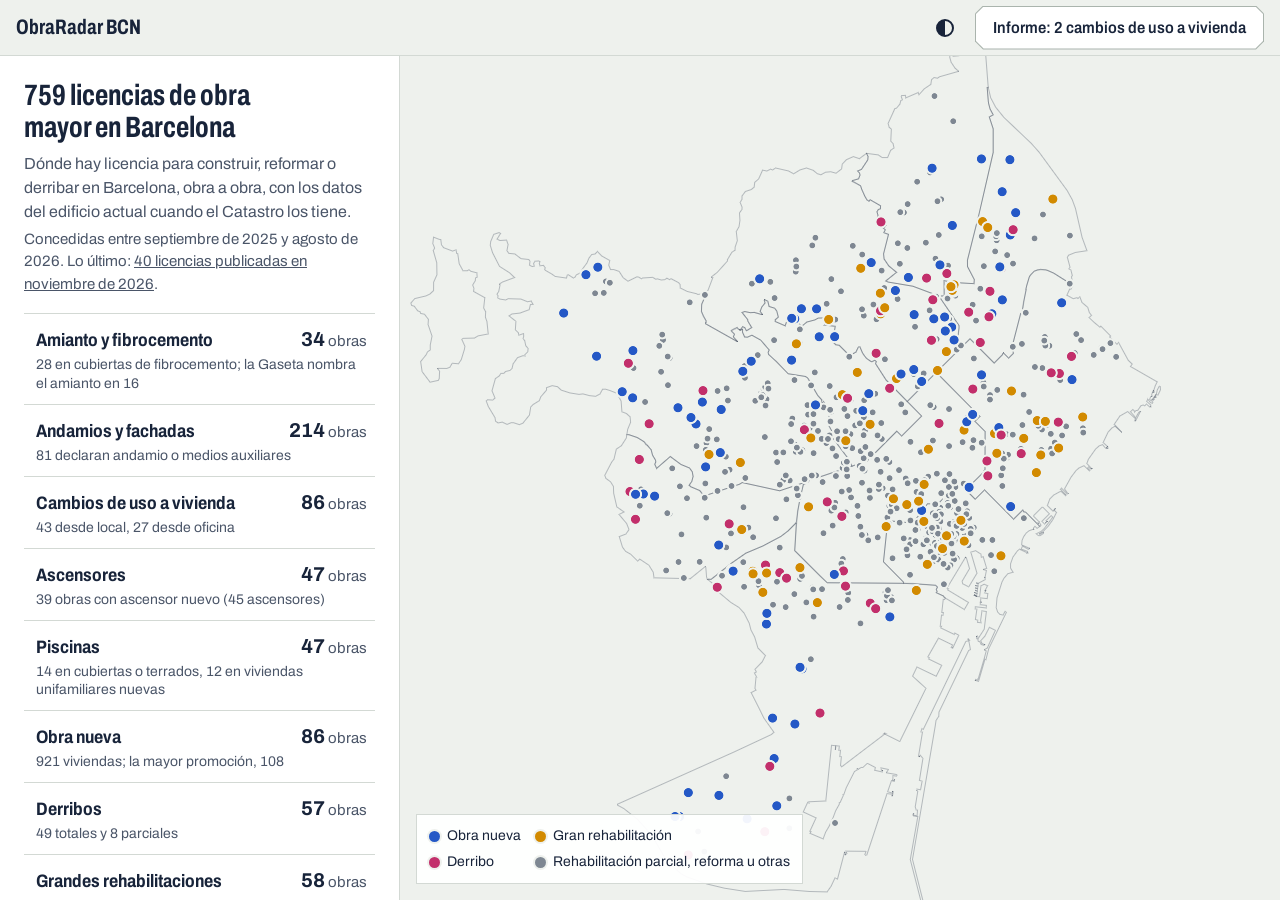
<file: index.html>
<!doctype html>
<html lang="es">
<head>
<meta charset="utf-8">
<meta name="viewport" content="width=device-width, initial-scale=1, viewport-fit=cover">
<title>ObraRadar BCN: 759 licencias de obra mayor en Barcelona</title>
<meta name="description" content="759 licencias de obra mayor en Barcelona, concedidas entre septiembre de 2025 y agosto de 2026, en un mapa: fibrocemento y amianto, andamios, cambios de uso, ascensores, piscinas, obra nueva y derribos.">
<meta property="og:type" content="website">
<meta property="og:locale" content="es_ES">
<meta property="og:site_name" content="ObraRadar BCN">
<meta property="og:title" content="759 licencias de obra mayor en Barcelona, en un mapa">
<meta property="og:description" content="Concedidas entre septiembre de 2025 y agosto de 2026. Cada obra, con su dirección y su mes de concesión.">
<meta property="og:url" content="https://jaans21.github.io/obraradar-web/">
<meta property="og:image" content="https://jaans21.github.io/obraradar-web/og.png">
<meta property="og:image:width" content="1200">
<meta property="og:image:height" content="630">
<meta property="og:image:alt" content="Mapa de Barcelona con las 40 obras con licencia publicadas en noviembre de 2026, coloreadas por tipo">
<meta name="twitter:card" content="summary_large_image">
<script>/* tema antes de pintar (evita el destello); la imagen ?og siempre en claro */try{var t=/[?&]og(=|&|$)/.test(location.search)?"light":localStorage.getItem("obraradar-tema");if(t)document.documentElement.dataset.theme=t}catch(e){}</script>
<link rel="preload" href="static/fonts/archivo-latin.woff2" as="font" type="font/woff2" crossorigin>
<link rel="preload" href="data/obras.geojson" as="fetch" crossorigin>
<link rel="preload" href="static/glyphs/Noto%20Sans%20Regular/0-255.pbf" as="fetch" crossorigin>
<link rel="modulepreload" href="app.js">
<link rel="modulepreload" href="map.js">
<link rel="modulepreload" href="explorador.js">
<link rel="stylesheet" href="static/vendor/maplibre-gl.css">
<link rel="stylesheet" href="app.css">
<script>window.OBRARADAR_CONFIG = {"site_url": "https://jaans21.github.io/obraradar-web/", "goatcounter": "jaans21", "form_url": "https://docs.google.com/forms/d/e/1FAIpQLSfoLJAF0fY9p114rxvaI1TaD9tEE9CGtsOlDJRbzCrVrHQjbw/viewform?usp=publish-editor", "author_name": "Jan Saldaña", "author_url": "https://www.linkedin.com/in/jansalda%C3%B1a/"}; window.OBRARADAR_GREMIOS = [{"clave": "amianto", "nombre": "Amianto y fibrocemento", "n": 34, "nota": "Solo obra mayor. Las retiradas pequeñas de fibrocemento pueden tramitarse como obra menor y entonces no aparecen aquí."}, {"clave": "andamios", "nombre": "Andamios y fachadas", "n": 214, "nota": "Solo obra mayor. Las reparaciones pequeñas de fachada pueden ir por obra menor o comunicado y no aparecer aquí."}, {"clave": "vivienda", "nombre": "Cambios de uso a vivienda", "n": 86, "nota": ""}, {"clave": "ascensores", "nombre": "Ascensores", "n": 47, "nota": ""}, {"clave": "piscinas", "nombre": "Piscinas", "n": 47, "nota": ""}, {"clave": "obra_nueva", "nombre": "Obra nueva", "n": 86, "nota": ""}, {"clave": "derribos", "nombre": "Derribos", "n": 57, "nota": ""}, {"clave": "gran_rehabilitacion", "nombre": "Grandes rehabilitaciones", "n": 58, "nota": ""}, {"clave": "cubiertas", "nombre": "Cubiertas y terrados", "n": 114, "nota": ""}, {"clave": "reformas", "nombre": "Reformas interiores", "n": 88, "nota": ""}, {"clave": "estructura", "nombre": "Estructura", "n": 41, "nota": ""}, {"clave": "division", "nombre": "División de viviendas", "n": 63, "nota": ""}, {"clave": "ampliaciones", "nombre": "Ampliaciones", "n": 49, "nota": ""}, {"clave": "carpinteria", "nombre": "Ventanas, puertas y carpintería", "n": 49, "nota": ""}, {"clave": "instalaciones", "nombre": "Instalaciones", "n": 27, "nota": ""}, {"clave": "exteriores", "nombre": "Patios, muros y exteriores", "n": 39, "nota": ""}, {"clave": "otras", "nombre": "Otras obras", "n": 50, "nota": ""}]; window.OBRARADAR_VISTA = [[2.0882, 41.3263], [2.2176, 41.4606]]; window.OBRARADAR_EDICION = {"id": "2026-11", "n": 759};</script>
</head>
<body class="pagina-app" data-vista="portada">
<a class="saltar" href="#explorador">Saltar a la lista de obras</a>

<header class="barra">
  <a class="marca" href="#">ObraRadar BCN</a>
  <div class="barra-acciones">
    <button type="button" class="tema-boton" data-tema hidden aria-label="Cambiar a modo oscuro" title="Cambiar a modo oscuro"><span aria-hidden="true"></span></button>
    <a class="boton boton-claro chaflan" href="informe.html"><span class="solo-ancho">Informe: 2 cambios de uso a vivienda</span><span class="solo-movil">Informe: 2 cambios de uso</span></a>
  </div>
</header>

<main class="app" id="app">
  <section class="panel" id="panel" aria-label="Obras con licencia">
    <!-- portada: qué es y una entrada por gremio -->
    <div class="portada" id="portada">
      <h1>759 licencias de obra mayor en Barcelona</h1>
      <p class="apoyo">Dónde hay licencia para construir, reformar o derribar en Barcelona, obra a obra, con los datos del edificio actual cuando el Catastro los tiene.</p>
      <p class="fechas">Concedidas entre septiembre de 2025 y agosto de 2026. Lo último: <a href="#m=ed-2026-11">40 licencias publicadas en noviembre de 2026</a>.</p>
      <ul class="gremios" aria-label="Obras por gremio"><li><a class="gremio" href="#g=amianto" data-gremio="amianto" aria-label="Amianto y fibrocemento: ver las 34 obras en el mapa"><span class="gr-nombre">Amianto y fibrocemento</span><span class="gr-n"><strong>34</strong> obras</span><span class="gr-sub">28 en cubiertas de fibrocemento; la Gaseta nombra el amianto en 16</span></a></li><li><a class="gremio" href="#g=andamios" data-gremio="andamios" aria-label="Andamios y fachadas: ver las 214 obras en el mapa"><span class="gr-nombre">Andamios y fachadas</span><span class="gr-n"><strong>214</strong> obras</span><span class="gr-sub">81 declaran andamio o medios auxiliares</span></a></li><li><a class="gremio" href="#g=vivienda" data-gremio="vivienda" aria-label="Cambios de uso a vivienda: ver las 86 obras en el mapa"><span class="gr-nombre">Cambios de uso a vivienda</span><span class="gr-n"><strong>86</strong> obras</span><span class="gr-sub">43 desde local, 27 desde oficina</span></a></li><li><a class="gremio" href="#g=ascensores" data-gremio="ascensores" aria-label="Ascensores: ver las 47 obras en el mapa"><span class="gr-nombre">Ascensores</span><span class="gr-n"><strong>47</strong> obras</span><span class="gr-sub">39 obras con ascensor nuevo (45 ascensores)</span></a></li><li><a class="gremio" href="#g=piscinas" data-gremio="piscinas" aria-label="Piscinas: ver las 47 obras en el mapa"><span class="gr-nombre">Piscinas</span><span class="gr-n"><strong>47</strong> obras</span><span class="gr-sub">14 en cubiertas o terrados, 12 en viviendas unifamiliares nuevas</span></a></li><li><a class="gremio" href="#g=obra_nueva" data-gremio="obra_nueva" aria-label="Obra nueva: ver las 86 obras en el mapa"><span class="gr-nombre">Obra nueva</span><span class="gr-n"><strong>86</strong> obras</span><span class="gr-sub">921 viviendas; la mayor promoción, 108</span></a></li><li><a class="gremio" href="#g=derribos" data-gremio="derribos" aria-label="Derribos: ver las 57 obras en el mapa"><span class="gr-nombre">Derribos</span><span class="gr-n"><strong>57</strong> obras</span><span class="gr-sub">49 totales y 8 parciales</span></a></li><li><a class="gremio" href="#g=gran_rehabilitacion" data-gremio="gran_rehabilitacion" aria-label="Grandes rehabilitaciones: ver las 58 obras en el mapa"><span class="gr-nombre">Grandes rehabilitaciones</span><span class="gr-n"><strong>58</strong> obras</span></a></li><li><a class="gremio" href="#g=cubiertas" data-gremio="cubiertas" aria-label="Cubiertas y terrados: ver las 114 obras en el mapa"><span class="gr-nombre">Cubiertas y terrados</span><span class="gr-n"><strong>114</strong> obras</span></a></li><li><a class="gremio" href="#g=reformas" data-gremio="reformas" aria-label="Reformas interiores: ver las 88 obras en el mapa"><span class="gr-nombre">Reformas interiores</span><span class="gr-n"><strong>88</strong> obras</span></a></li><li><a class="gremio" href="#g=estructura" data-gremio="estructura" aria-label="Estructura: ver las 41 obras en el mapa"><span class="gr-nombre">Estructura</span><span class="gr-n"><strong>41</strong> obras</span></a></li><li><a class="gremio" href="#g=division" data-gremio="division" aria-label="División de viviendas: ver las 63 obras en el mapa"><span class="gr-nombre">División de viviendas</span><span class="gr-n"><strong>63</strong> obras</span></a></li><li><a class="gremio" href="#g=ampliaciones" data-gremio="ampliaciones" aria-label="Ampliaciones: ver las 49 obras en el mapa"><span class="gr-nombre">Ampliaciones</span><span class="gr-n"><strong>49</strong> obras</span></a></li><li><a class="gremio" href="#g=carpinteria" data-gremio="carpinteria" aria-label="Ventanas, puertas y carpintería: ver las 49 obras en el mapa"><span class="gr-nombre">Ventanas, puertas y carpintería</span><span class="gr-n"><strong>49</strong> obras</span></a></li><li><a class="gremio" href="#g=instalaciones" data-gremio="instalaciones" aria-label="Instalaciones: ver las 27 obras en el mapa"><span class="gr-nombre">Instalaciones</span><span class="gr-n"><strong>27</strong> obras</span></a></li><li><a class="gremio" href="#g=exteriores" data-gremio="exteriores" aria-label="Patios, muros y exteriores: ver las 39 obras en el mapa"><span class="gr-nombre">Patios, muros y exteriores</span><span class="gr-n"><strong>39</strong> obras</span></a></li><li><a class="gremio" href="#g=otras" data-gremio="otras" aria-label="Otras obras: ver las 50 obras en el mapa"><span class="gr-nombre">Otras obras</span><span class="gr-n"><strong>50</strong> obras</span></a></li></ul>
      <!-- el aviso, una sola vez y debajo de la lista (2ª crítica): no en cada tarjeta -->
      <p class="nota obra-menor">Solo obra mayor: las retiradas pequeñas de fibrocemento y las reparaciones pequeñas de fachada pueden tramitarse como obra menor o comunicado y no aparecen aquí.</p>
      <p class="portada-enlaces">
        <a class="boton chaflan" href="#explorador">Ver todas las obras (759)</a>
        <a class="boton boton-claro chaflan" id="alerta-gremio" href="#" target="_blank" rel="noopener" hidden>Apuntarse a la lista de interesados</a>
        <a class="enlace-informe" href="informe.html">Leer el informe: 2 cambios de uso a vivienda y 7 obras con fibrocemento o amianto</a>
      </p>
      <p class="nota" id="alerta-nota" hidden>Todavía no se envían avisos de nuevas licencias. La lista de interesados sirve para saber a quién le servirían.</p>
      <p class="nota">Las últimas las publicó la Gaseta unos tres meses después de concederlas. Lo más reciente es de agosto de 2026.</p>
      <p class="nota fuentes">Datos: Gaseta Municipal de Barcelona, Comissió de Govern, Open Data BCN y Catastro. La clasificación es automática y puede tener errores; el texto original está en cada ficha. Generado el 24 de noviembre de 2026.</p>
      <p class="autoria">Proyecto personal de <a href="https://www.linkedin.com/in/jansalda%C3%B1a/" target="_blank" rel="author noopener">Jan Saldaña</a>, sin relación con ninguna empresa. <a href="que-es.html">Qué es esto, de dónde salen los datos y qué no incluye</a></p>
    </div>

    <!-- explorador: filtros y lista -->
    <div class="exp" id="explorador" aria-labelledby="exp-titulo">
      <div class="exp-cabeza">
        <a class="volver" href="#" id="volver"><span aria-hidden="true">‹</span> Portada</a>
        <h2 id="exp-titulo" tabindex="-1" aria-live="polite"><strong id="exp-n">759</strong> <span id="exp-n-txt">de 759 obras</span></h2>
      </div>

      <form class="filtros" id="filtros" aria-label="Filtros">
        <!-- un solo sistema: el gremio es el filtro principal (uno a la vez, con su recuento) -->
        <fieldset class="grupo">
          <legend>Gremio</legend>
          <div class="chips chips-gremio" id="f-gremio"></div>
          <p class="gremio-nota" id="gremio-nota" hidden></p>
        </fieldset>
        <!-- móvil: el resto va plegado para que la lista se vea al entrar desde un gremio -->
        <div class="fila-csv">
          <button type="button" class="boton boton-claro chaflan" id="descargar-csv">Descargar CSV</button>
        </div>
        <button type="button" class="boton boton-claro chaflan ver-filtros" id="ver-filtros" aria-controls="filtros-mas" aria-expanded="false">Filtrar por mes, distrito o tipo de obra</button>
        <div class="filtros-mas" id="filtros-mas">
          <div class="selects">
            <label>Distrito
              <select id="f-dist"><option value="">Todos</option></select>
            </label>
            <label>Mes de concesión
              <select id="f-mes"></select>
            </label>
          </div>
          <fieldset class="grupo">
            <legend>Tipo de obra</legend>
            <div class="chips chips-tipo" id="f-tipo"></div>
          </fieldset>
          <div class="acciones-filtro">
            <button type="button" class="enlace" id="f-limpiar" hidden>Quitar los filtros</button>
            <button type="button" class="boton boton-claro chaflan" id="copiar-vista" data-txt="Copiar enlace a esta vista" data-ok="Enlace copiado" aria-label="Copiar enlace a esta vista">Copiar enlace a esta vista</button>
          </div>
        </div>
      </form>

      <div class="vacio" id="vacio" hidden role="status"></div>
      <ul class="lista" id="lista" aria-label="Obras visibles" tabindex="-1"></ul>
    </div>
  </section>

  <div class="exp-mapa" id="exp-mapa">
    <!-- móvil, portada: la franja de mapa es también la entrada a todas las obras (el botón del panel
         queda bajo el pliegue con las 7 filas de gremio) -->
    <a class="boton chaflan ver-mapa" href="#explorador">Ver las 759 obras en el mapa</a>
    <div id="mapa" class="mapa" role="region" aria-label="Mapa de las obras con licencia (la lista tiene las mismas obras)"></div>
    <aside class="leyenda" aria-label="Leyenda del mapa">
      <ul>
        <li><span class="punto punto-obra_nova" aria-hidden="true"></span>Obra nueva</li>
        <li><span class="punto punto-gran_rehabilitacio" aria-hidden="true"></span>Gran rehabilitación</li>
        <li><span class="punto punto-enderroc" aria-hidden="true"></span>Derribo</li>
        <li><span class="punto punto-altres" aria-hidden="true"></span>Rehabilitación parcial, reforma u otras</li>
      </ul>
    </aside>
  </div>

  <aside class="detalle chaflan" id="detalle" aria-labelledby="det-dir" hidden tabindex="-1">
    <div class="det-asa" aria-hidden="true"></div>
    <button type="button" class="det-cerrar" id="det-cerrar" aria-label="Cerrar la ficha">×</button>
    <div class="det-cuerpo" id="det-cuerpo">
      <div class="det-cabeza">
        <h3 id="det-dir"></h3>
        <p class="det-meta"><span class="punto" id="det-punto"></span><span id="det-tipo"></span><span id="det-dist"></span></p>
      </div>
      <!-- orden pedido: resumen → inmueble → obra → cuándo → acciones → texto original -->
      <p class="det-resumen" id="det-resumen"></p>
      <section class="det-bloque" id="det-inmueble" aria-labelledby="det-inmueble-t">
        <h4 id="det-inmueble-t"><span id="det-inmueble-tit">El edificio hoy</span> <span class="det-fuente-dato">según el Catastro</span></h4>
        <p class="det-nota" id="det-inmueble-nota" hidden></p>
        <dl class="det-datos" id="det-inmueble-l"></dl>
        <p class="det-nota" id="det-rc-p" hidden>Referencia catastral <a id="det-rc" href="#" target="_blank" rel="noopener"></a>: consúltala en la Sede del Catastro.</p>
      </section>
      <section class="det-bloque" id="det-obra" aria-labelledby="det-obra-t">
        <h4 id="det-obra-t">La obra <span class="det-fuente-dato">según la licencia</span></h4>
        <dl class="det-datos" id="det-obra-l"></dl>
      </section>
      <p class="det-cuando" id="det-cuando"></p>
      <!-- el siguiente paso: ver el edificio, guardar la dirección, ir a la fuente -->
      <div class="det-acciones">
        <a class="boton chaflan" id="det-sv" href="#" target="_blank" rel="noopener">Ver en Street View</a>
        <button type="button" class="boton boton-claro chaflan" id="det-copiar" data-txt="Copiar dirección" data-ok="Copiada">Copiar dirección</button>
        <a class="boton boton-claro chaflan" id="det-gaseta" href="#" target="_blank" rel="noopener">Abrir el PDF de la Gaseta</a>
      </div>
      <p class="det-prom" id="det-prom" hidden></p>
      <div class="det-etiq" id="det-etiq" aria-label="Etiquetas de la obra"></div>
      <details class="det-fuente">
        <summary>Texto original de la Gaseta (en catalán)</summary>
        <p class="det-desc" id="det-desc" lang="ca"></p>
      </details>
      <p class="det-id">Referencia: <code id="det-uid"></code></p>
    </div>
  </aside>
</main>

<script src="static/vendor/maplibre-gl.js"></script>
<script src="static/vendor/pmtiles.js"></script>
<script src="static/vendor/protomaps-basemaps.js"></script>
<script type="module" src="app.js"></script>
</body>
</html>
</file>
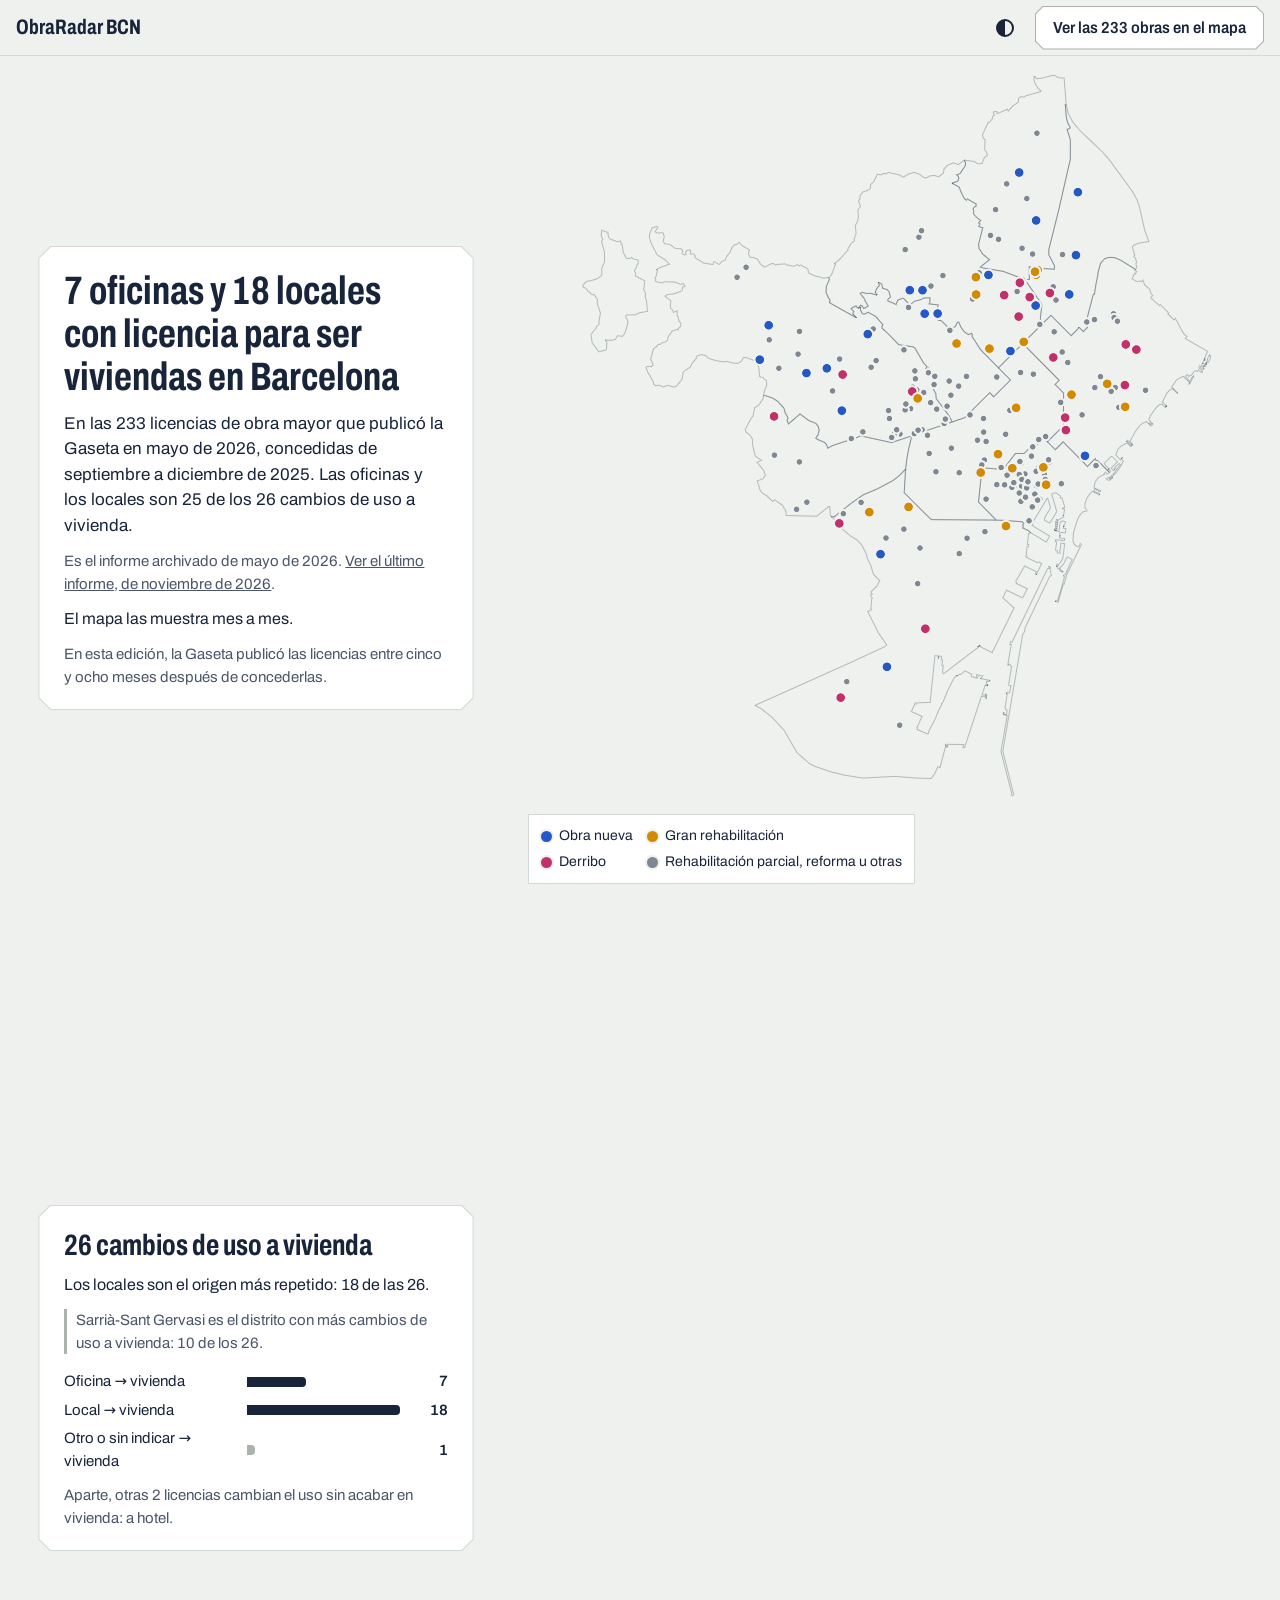
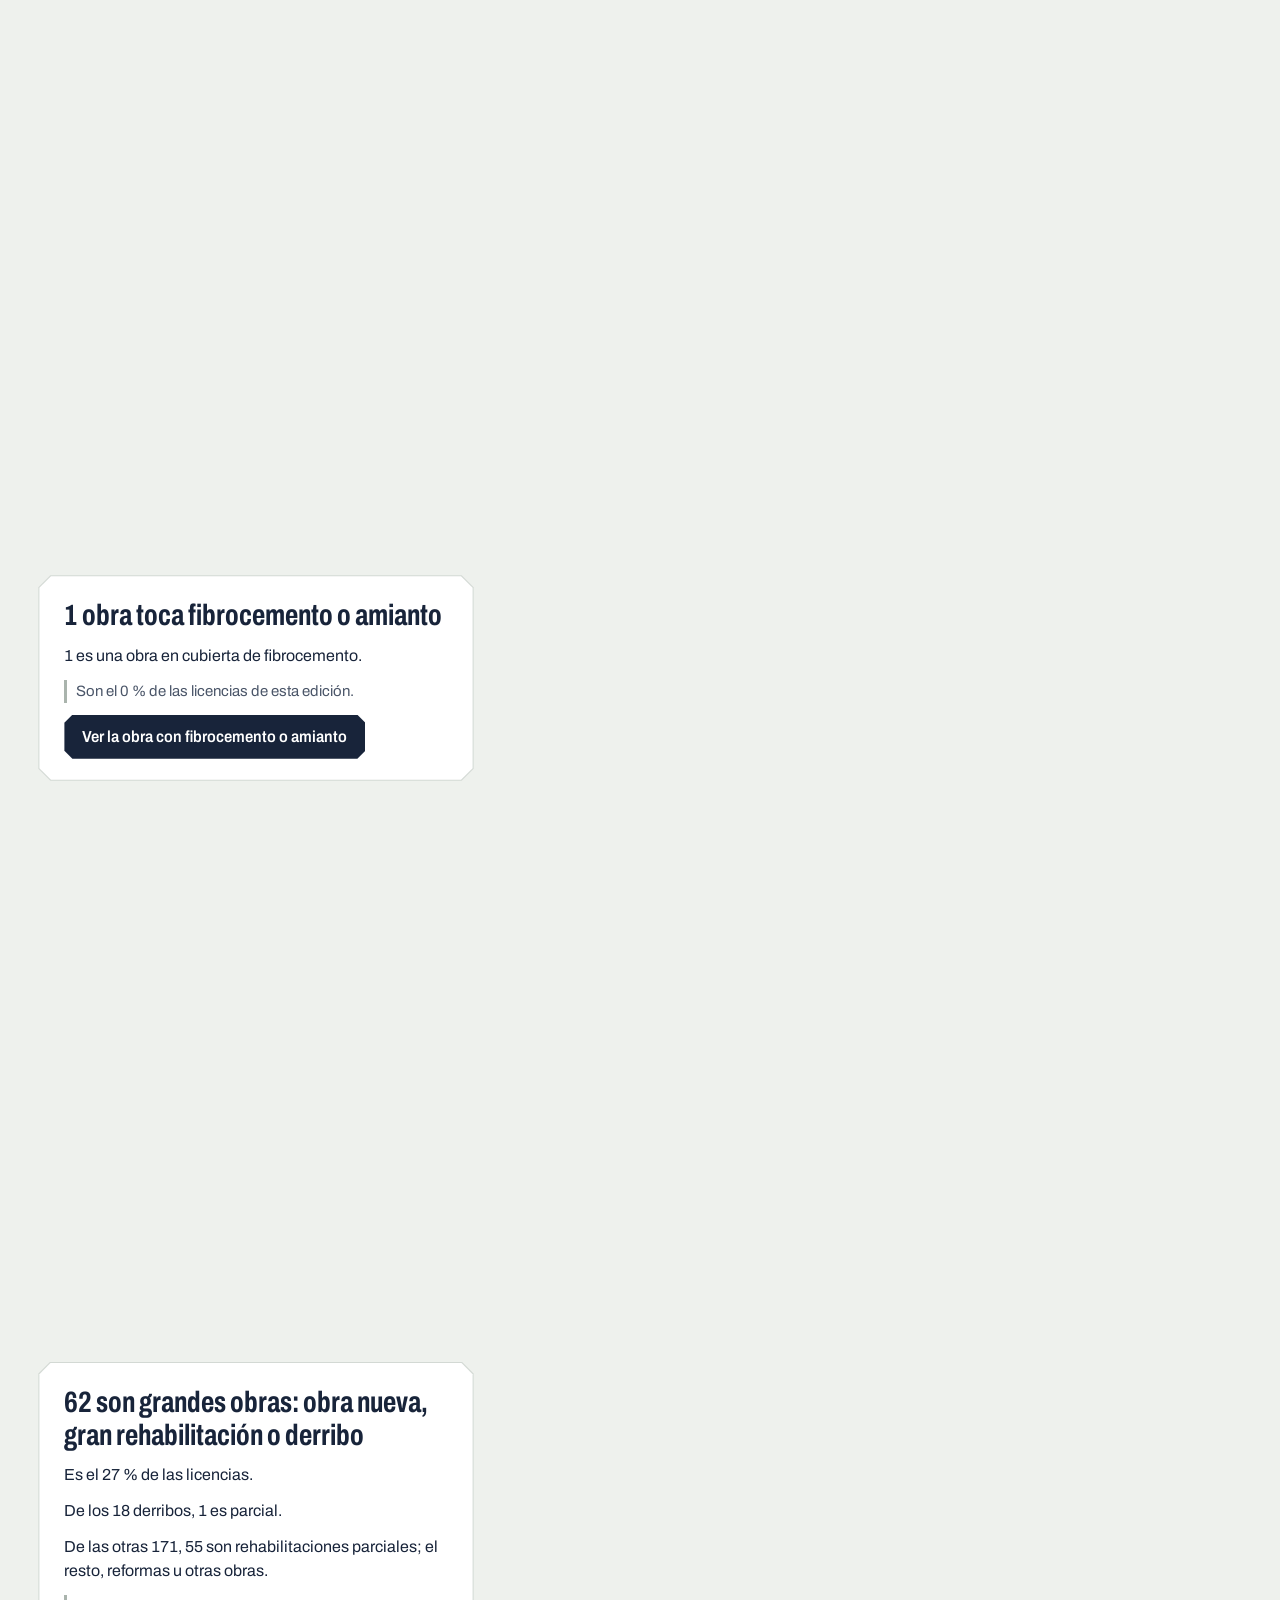
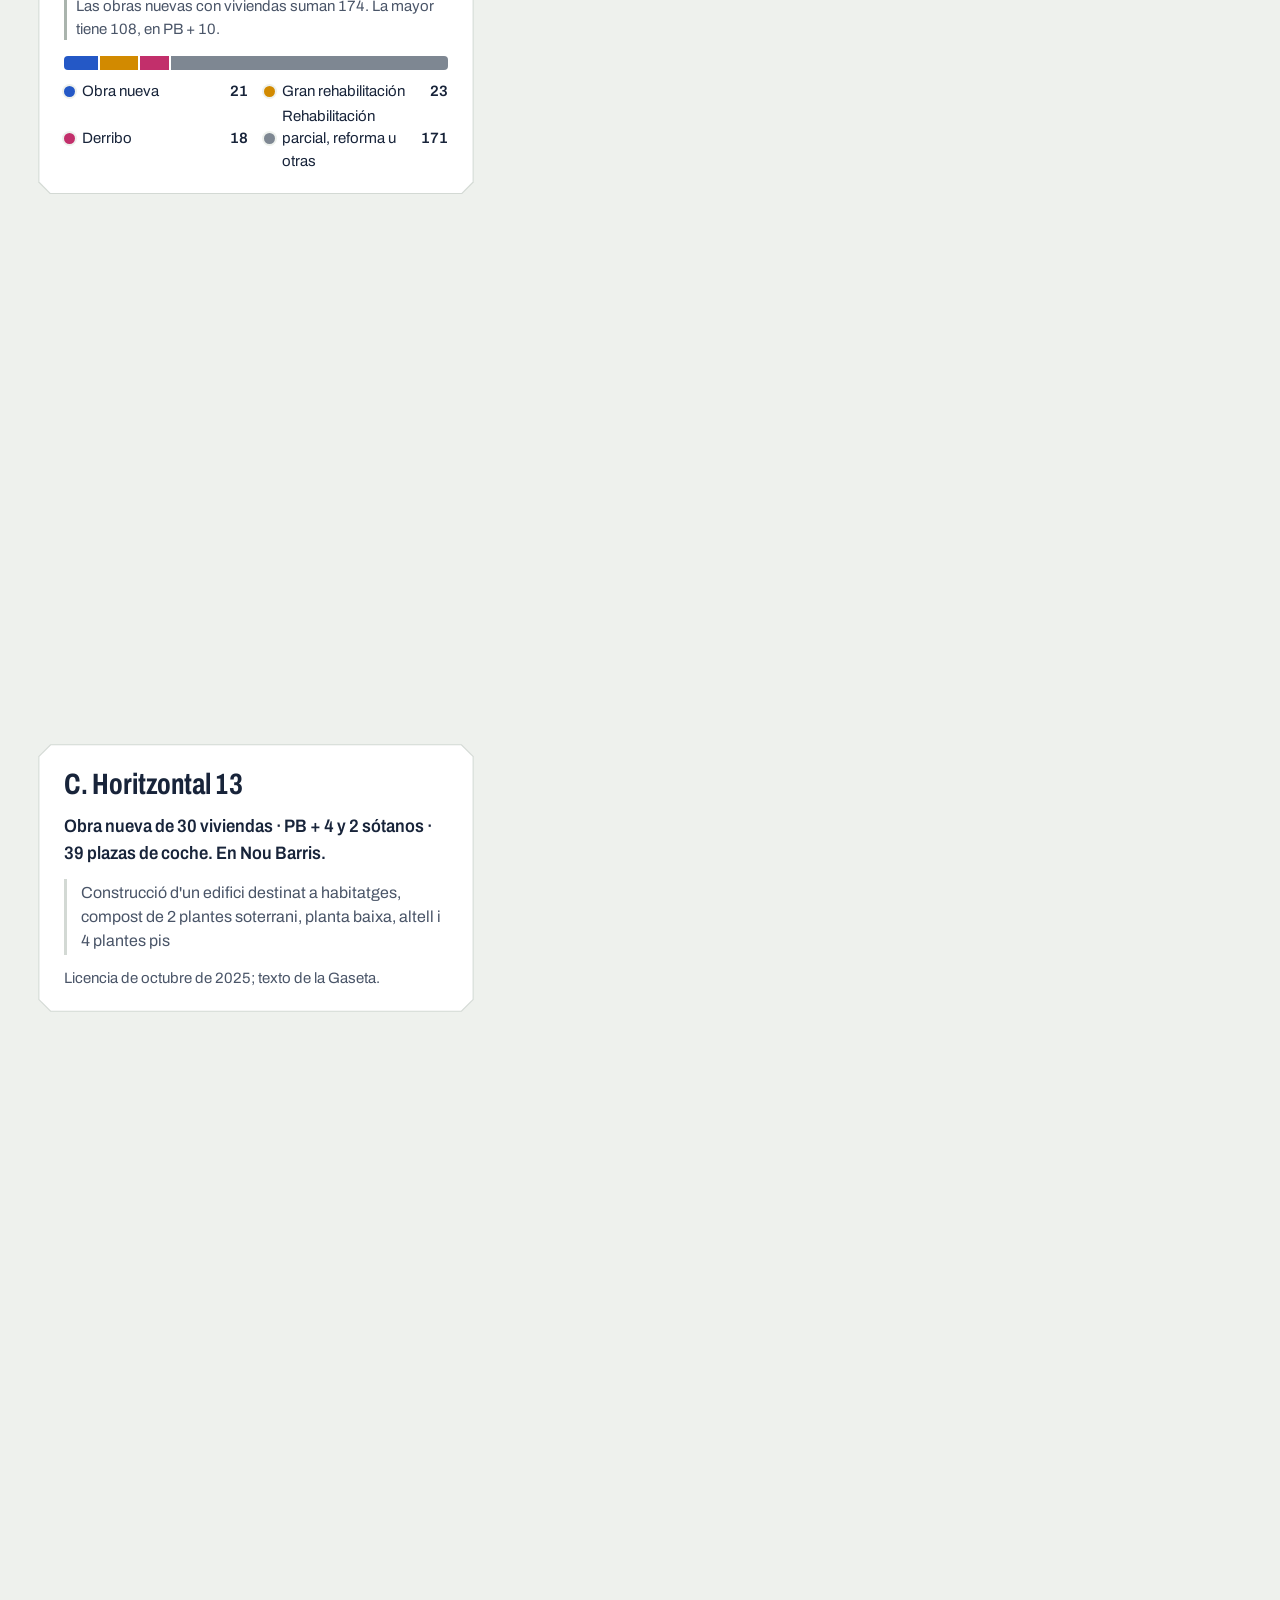
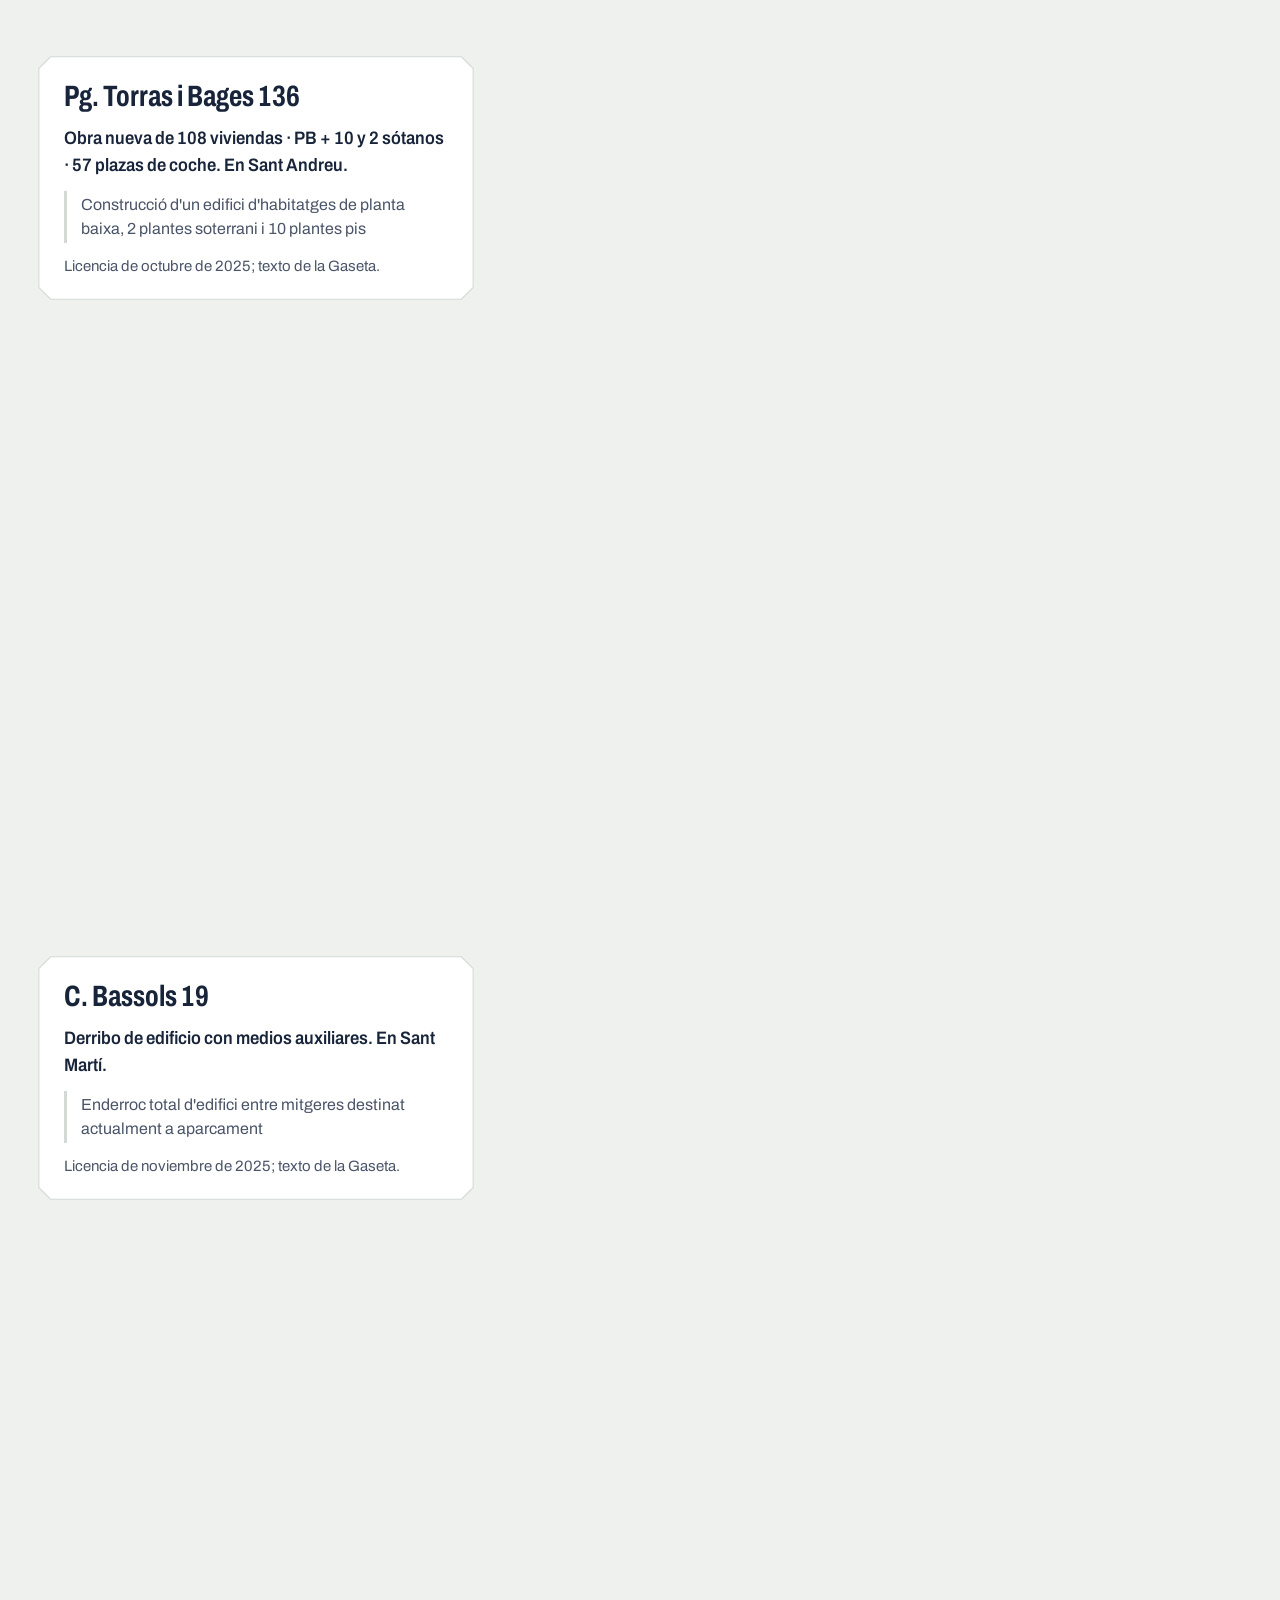
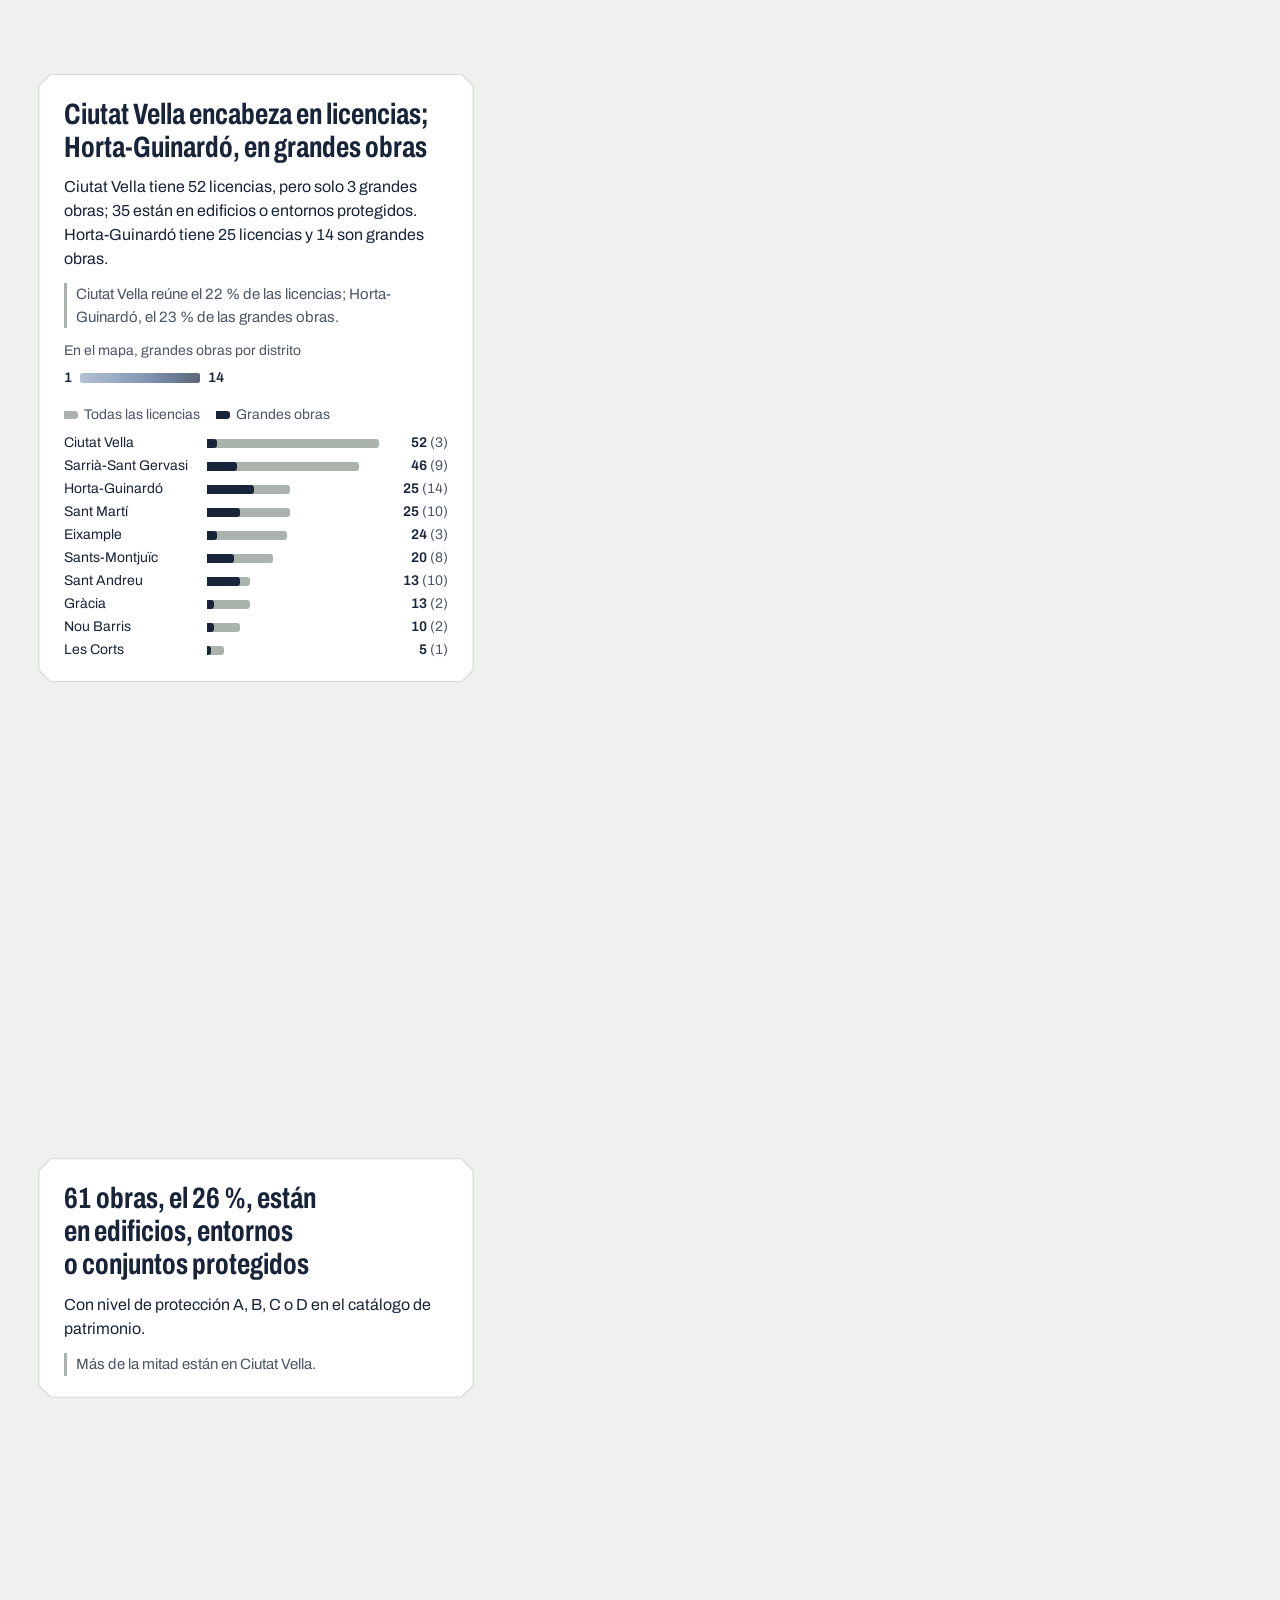
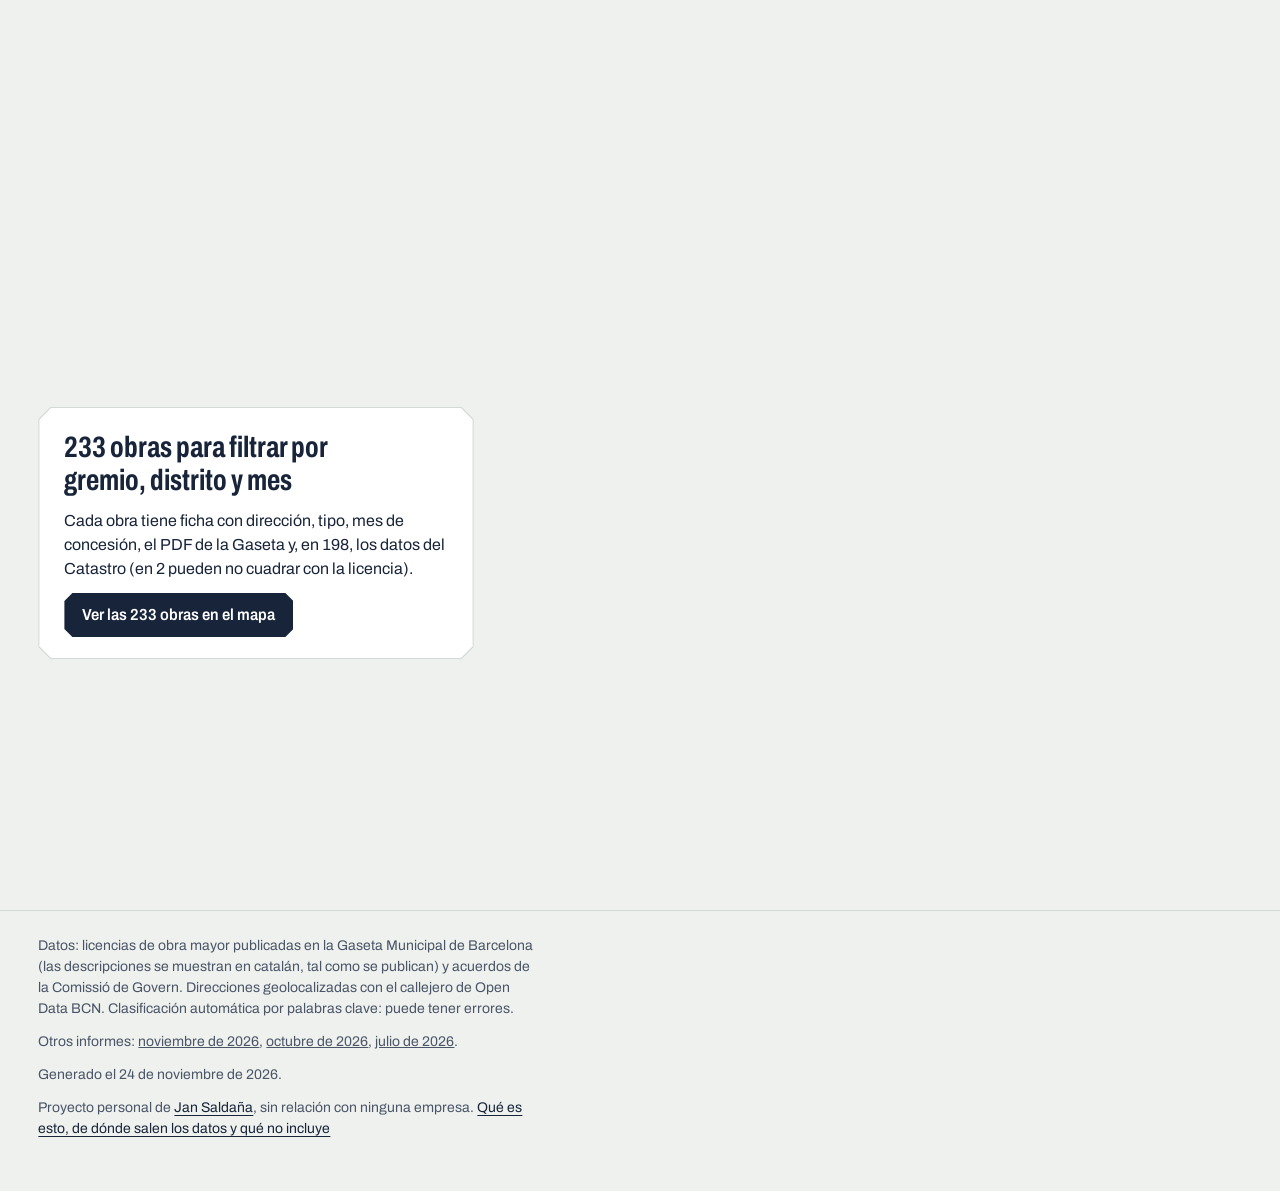
<file: informe-2026-05.html>
<!doctype html>
<html lang="es">
<head>
<meta charset="utf-8">
<meta name="viewport" content="width=device-width, initial-scale=1">
<title>Informe de mayo de 2026: 7 oficinas y 18 locales con licencia para ser viviendas en Barcelona · ObraRadar BCN</title>
<meta name="description" content="Las oficinas y los locales son 25 de los 26 cambios de uso a vivienda entre las 233 licencias de obra mayor que publicó la Gaseta Municipal de Barcelona en mayo de 2026. Cada obra, con su dirección y su mes de concesión.">
<meta property="og:type" content="article">
<meta property="og:locale" content="es_ES">
<meta property="og:site_name" content="ObraRadar BCN">
<meta property="og:title" content="7 oficinas y 18 locales con licencia para ser viviendas en Barcelona">
<meta property="og:description" content="Las oficinas y los locales son 25 de los 26 cambios de uso a vivienda entre las 233 licencias de obra mayor que publicó la Gaseta Municipal de Barcelona en mayo de 2026. Cada obra, con su dirección y su mes de concesión.">
<meta property="og:url" content="https://jaans21.github.io/obraradar-web/informe-2026-05.html">
<meta property="og:image" content="https://jaans21.github.io/obraradar-web/og-2026-05.png">
<meta property="og:image:width" content="1200">
<meta property="og:image:height" content="630">
<meta property="og:image:alt" content="Mapa de Barcelona con las 233 obras con licencia, coloreadas por tipo">
<meta name="twitter:card" content="summary_large_image">
<meta name="twitter:title" content="7 oficinas y 18 locales con licencia para ser viviendas en Barcelona">
<meta name="twitter:description" content="Las oficinas y los locales son 25 de los 26 cambios de uso a vivienda entre las 233 licencias de obra mayor que publicó la Gaseta Municipal de Barcelona en mayo de 2026. Cada obra, con su dirección y su mes de concesión.">
<meta name="twitter:image" content="https://jaans21.github.io/obraradar-web/og-2026-05.png">
<script>/* tema antes de pintar (evita el destello); la imagen ?og siempre en claro */try{var t=/[?&]og(=|&|$)/.test(location.search)?"light":localStorage.getItem("obraradar-tema");if(t)document.documentElement.dataset.theme=t}catch(e){}</script>
<link rel="preload" href="static/fonts/archivo-latin.woff2" as="font" type="font/woff2" crossorigin>
<link rel="preload" href="data/obras-2026-05.geojson" as="fetch" crossorigin>
<link rel="preload" href="static/glyphs/Noto%20Sans%20Regular/0-255.pbf" as="fetch" crossorigin>
<link rel="modulepreload" href="informe.js">
<link rel="modulepreload" href="map.js">
<link rel="modulepreload" href="relato.js">
<link rel="stylesheet" href="static/vendor/maplibre-gl.css">
<link rel="stylesheet" href="app.css">
<script>window.OBRARADAR_CONFIG = {"site_url": "https://jaans21.github.io/obraradar-web/", "goatcounter": "jaans21", "form_url": "https://docs.google.com/forms/d/e/1FAIpQLSfoLJAF0fY9p114rxvaI1TaD9tEE9CGtsOlDJRbzCrVrHQjbw/viewform?usp=publish-editor", "author_name": "Jan Saldaña", "author_url": "https://www.linkedin.com/in/jansalda%C3%B1a/"}; window.OBRARADAR_INFORME = "2026-05";</script>
</head>
<body class="pagina-informe">
<a class="saltar" href="index.html">Ir al mapa de obras</a>
<!-- móvil: las tarjetas pasan por encima del mapa y tapaban su atribución; esta va encima de todo -->
<p class="atrib-movil">Mapa: <a href="https://www.openstreetmap.org/copyright" target="_blank" rel="noopener">© OpenStreetMap</a> y <a href="https://protomaps.com" target="_blank" rel="noopener">Protomaps</a></p>

<header class="barra">
  <a class="marca" href="index.html">ObraRadar BCN</a>
  <div class="barra-acciones">
    <button type="button" class="tema-boton" data-tema hidden aria-label="Cambiar a modo oscuro" title="Cambiar a modo oscuro"><span aria-hidden="true"></span></button>
    <a class="boton boton-claro chaflan" href="index.html#m=ed-2026-05"><span class="solo-ancho">Ver las 233 obras en el mapa</span><span class="solo-movil">Ver las 233 obras</span></a>
  </div>
  <div class="progreso" aria-hidden="true"><span></span></div>
</header>

<main>
  <div class="relato" id="relato">
    <div class="escenario" id="escenario">
      <div id="mapa" class="mapa" role="img" aria-label="Mapa de Barcelona con las obras que cuenta cada paso del informe"></div>
      <aside class="leyenda" aria-label="Leyenda del mapa">
        <ul>
          <li><span class="punto punto-obra_nova" aria-hidden="true"></span>Obra nueva</li>
          <li><span class="punto punto-gran_rehabilitacio" aria-hidden="true"></span>Gran rehabilitación</li>
          <li><span class="punto punto-enderroc" aria-hidden="true"></span>Derribo</li>
          <li><span class="punto punto-altres" aria-hidden="true"></span>Rehabilitación parcial, reforma u otras</li>
        </ul>
      </aside>
    </div>

    <div class="pasos">
      <section class="paso paso-entrada" data-paso="entrada">
        <div class="tarjeta chaflan">
          <!-- el H1 es el gancho (titular elegido por el copywriter entre 3, 2ª crítica); el inventario,
               en la línea de contexto -->
          <h1>7 oficinas y 18 locales con licencia para ser viviendas en Barcelona</h1>
          <p class="contexto">En las 233 licencias de obra mayor que publicó la Gaseta en mayo de 2026, concedidas de septiembre a diciembre de 2025. Las oficinas y los locales son 25 de los 26 cambios de uso a vivienda.</p>
          <p class="nota">Es el informe archivado de mayo de 2026. <a href="informe.html">Ver el último informe, de noviembre de 2026</a>.</p>
          <p>El mapa las muestra mes a mes.</p>
          <p class="nota">En esta edición, la Gaseta publicó las licencias entre cinco y ocho meses después de concederlas.</p>
        </div>
      </section>

      <section class="paso" data-paso="canvi">
        <div class="tarjeta chaflan">
          <h2>26 cambios de uso a vivienda</h2>
          <p>Los locales son el origen más repetido: 18 de las 26.</p>
          <p class="lectura">Sarrià-Sant Gervasi es el distrito con más cambios de uso a vivienda: 10 de los 26.</p>
          <figure class="grafico" aria-label="Cambios de uso a vivienda, por origen">
            <ul class="flujos"><li><span class="fl-nombre">Oficina → vivienda</span><span class="fl-barra" style="--v:0.3889" aria-hidden="true"></span><span class="fl-num">7</span></li><li><span class="fl-nombre">Local → vivienda</span><span class="fl-barra" style="--v:1.0000" aria-hidden="true"></span><span class="fl-num">18</span></li><li><span class="fl-nombre">Otro o sin indicar → vivienda</span><span class="fl-barra fl-resto" style="--v:0.0556" aria-hidden="true"></span><span class="fl-num">1</span></li></ul>
          </figure>
          <p class="nota">Aparte, otras 2 licencias cambian el uso sin acabar en vivienda: a hotel.</p>
        </div>
      </section>

      <section class="paso" data-paso="amiant">
        <div class="tarjeta chaflan">
          <h2>1 obra toca fibrocemento o amianto</h2>
          <p>1 es una obra en cubierta de fibrocemento.</p>
          <p class="lectura">Son el 0 % de las licencias de esta edición.</p>
          <a class="boton chaflan" href="index.html#m=ed-2026-05&amp;g=amianto">Ver la obra con fibrocemento o amianto</a>
        </div>
      </section>


      <section class="paso" data-paso="tipos">
        <div class="tarjeta chaflan">
          <h2>62 son grandes obras: obra nueva, gran rehabilitación o derribo</h2>
          <p>Es el 27 % de las licencias.</p>
          <p>De los 18 derribos, 1 es parcial.</p>
          <p>De las otras 171, 55 son rehabilitaciones parciales; el resto, reformas u otras obras.</p>
          <p class="lectura">Las obras nuevas con viviendas suman 174. La mayor tiene 108, en PB + 10.</p>
          <figure class="grafico" aria-label="Licencias por tipo de obra">
            <div class="tipos-barra"><span class="seg seg-obra_nova" style="flex-grow:21" title="Obra nueva: 21"></span><span class="seg seg-gran_rehabilitacio" style="flex-grow:23" title="Gran rehabilitación: 23"></span><span class="seg seg-enderroc" style="flex-grow:18" title="Derribo: 18"></span><span class="seg seg-altres" style="flex-grow:171" title="Rehabilitación parcial, reforma u otras: 171"></span></div>
            <ul class="tipos-leyenda"><li><span class="punto punto-obra_nova" aria-hidden="true"></span>Obra nueva <strong>21</strong></li><li><span class="punto punto-gran_rehabilitacio" aria-hidden="true"></span>Gran rehabilitación <strong>23</strong></li><li><span class="punto punto-enderroc" aria-hidden="true"></span>Derribo <strong>18</strong></li><li><span class="punto punto-altres" aria-hidden="true"></span>Rehabilitación parcial, reforma u otras <strong>171</strong></li></ul>
          </figure>
        </div>
      </section>

      <section class="paso" data-paso="grande" data-uid="2025-10-c-horitzontal-13"><div class="tarjeta chaflan"><h2>C. Horitzontal 13</h2><p class="frase">Obra nueva de 30 viviendas · PB + 4 y 2 sótanos · 39 plazas de coche. En Nou Barris.</p><blockquote lang="ca" class="cita">Construcció d&#x27;un edifici destinat a habitatges, compost de 2 plantes soterrani, planta baixa, altell i 4 plantes pis</blockquote><p class="nota">Licencia de octubre de 2025; texto de la Gaseta.</p></div></section><section class="paso" data-paso="grande" data-uid="2025-10-pg-torras-i-bages-136"><div class="tarjeta chaflan"><h2>Pg. Torras i Bages 136</h2><p class="frase">Obra nueva de 108 viviendas · PB + 10 y 2 sótanos · 57 plazas de coche. En Sant Andreu.</p><blockquote lang="ca" class="cita">Construcció d&#x27;un edifici d&#x27;habitatges de planta baixa, 2 plantes soterrani i 10 plantes pis</blockquote><p class="nota">Licencia de octubre de 2025; texto de la Gaseta.</p></div></section><section class="paso" data-paso="grande" data-uid="2025-11-c-bassols-19"><div class="tarjeta chaflan"><h2>C. Bassols 19</h2><p class="frase">Derribo de edificio con medios auxiliares. En Sant Martí.</p><blockquote lang="ca" class="cita">Enderroc total d&#x27;edifici entre mitgeres destinat actualment a aparcament</blockquote><p class="nota">Licencia de noviembre de 2025; texto de la Gaseta.</p></div></section>
      <section class="paso" data-paso="distritos">
        <div class="tarjeta chaflan">
          <h2>Ciutat Vella encabeza en licencias; Horta-Guinardó, en grandes obras</h2>
          <p>Ciutat Vella tiene 52 licencias, pero solo 3 grandes obras; 35 están en edificios o entornos protegidos. Horta-Guinardó tiene 25 licencias y 14 son grandes obras.</p>
          <p class="lectura lectura-dist">Ciutat Vella reúne el 22 % de las licencias; Horta-Guinardó, el 23 % de las grandes obras.</p>
          <div class="rampa-leyenda" aria-label="En el mapa, el color del distrito indica cuántas grandes obras tiene">
            <span class="rampa-txt">En el mapa, grandes obras por distrito</span>
            <span class="rampa-escala"><span>1</span><span class="rampa-barra" aria-hidden="true"></span><span>14</span></span>
          </div>
          <figure class="grafico" aria-label="Licencias por distrito: todas y grandes obras">
            <ul class="rk-leyenda" aria-hidden="true">
              <li><span class="muestra muestra-total"></span>Todas las licencias</li>
              <li><span class="muestra muestra-grandes"></span>Grandes obras</li>
            </ul>
            <ol class="ranking"><li><span class="rk-nombre">Ciutat Vella</span><span class="rk-barra" style="--t:1.0000;--g:0.0577" aria-hidden="true"><span class="rk-g"></span></span><span class="rk-num">52 <span class="rk-num-g">(3)</span></span></li><li><span class="rk-nombre">Sarrià-Sant Gervasi</span><span class="rk-barra" style="--t:0.8846;--g:0.1731" aria-hidden="true"><span class="rk-g"></span></span><span class="rk-num">46 <span class="rk-num-g">(9)</span></span></li><li><span class="rk-nombre">Horta-Guinardó</span><span class="rk-barra" style="--t:0.4808;--g:0.2692" aria-hidden="true"><span class="rk-g"></span></span><span class="rk-num">25 <span class="rk-num-g">(14)</span></span></li><li><span class="rk-nombre">Sant Martí</span><span class="rk-barra" style="--t:0.4808;--g:0.1923" aria-hidden="true"><span class="rk-g"></span></span><span class="rk-num">25 <span class="rk-num-g">(10)</span></span></li><li><span class="rk-nombre">Eixample</span><span class="rk-barra" style="--t:0.4615;--g:0.0577" aria-hidden="true"><span class="rk-g"></span></span><span class="rk-num">24 <span class="rk-num-g">(3)</span></span></li><li><span class="rk-nombre">Sants-Montjuïc</span><span class="rk-barra" style="--t:0.3846;--g:0.1538" aria-hidden="true"><span class="rk-g"></span></span><span class="rk-num">20 <span class="rk-num-g">(8)</span></span></li><li><span class="rk-nombre">Sant Andreu</span><span class="rk-barra" style="--t:0.2500;--g:0.1923" aria-hidden="true"><span class="rk-g"></span></span><span class="rk-num">13 <span class="rk-num-g">(10)</span></span></li><li><span class="rk-nombre">Gràcia</span><span class="rk-barra" style="--t:0.2500;--g:0.0385" aria-hidden="true"><span class="rk-g"></span></span><span class="rk-num">13 <span class="rk-num-g">(2)</span></span></li><li><span class="rk-nombre">Nou Barris</span><span class="rk-barra" style="--t:0.1923;--g:0.0385" aria-hidden="true"><span class="rk-g"></span></span><span class="rk-num">10 <span class="rk-num-g">(2)</span></span></li><li><span class="rk-nombre">Les Corts</span><span class="rk-barra" style="--t:0.0962;--g:0.0192" aria-hidden="true"><span class="rk-g"></span></span><span class="rk-num">5 <span class="rk-num-g">(1)</span></span></li></ol>
            <p class="rk-nota-movil">Los 5 distritos con más licencias; el resto, en el filtro de distrito del mapa.</p>
          </figure>
        </div>
      </section>

      <section class="paso" data-paso="patrimoni">
        <div class="tarjeta chaflan">
          <h2>61 obras, el 26 %, están en edificios, entornos o conjuntos protegidos</h2>
          <p>Con nivel de protección A, B, C o D en el catálogo de patrimonio.</p>
          <p class="lectura">Más de la mitad están en Ciutat Vella.</p>
        </div>
      </section>

      <section class="paso paso-final" data-paso="explorar">
        <div class="tarjeta chaflan">
          <h2>233 obras para filtrar por gremio, distrito y mes</h2>
          <p>Cada obra tiene ficha con dirección, tipo, mes de concesión, el PDF de la Gaseta y, en 198, los datos del Catastro (en 2 pueden no cuadrar con la licencia).</p>
          <a class="boton chaflan" href="index.html#m=ed-2026-05">Ver las 233 obras en el mapa</a>
        </div>
      </section>
    </div>
  </div>
</main>

<footer class="pie">
  <p>Datos: licencias de obra mayor publicadas en la Gaseta Municipal de Barcelona (las descripciones se muestran en catalán, tal como se publican) y acuerdos de la Comissió de Govern. Direcciones geolocalizadas con el callejero de Open Data BCN. Clasificación automática por palabras clave: puede tener errores.</p>
  <p>Otros informes: <a href="informe.html">noviembre de 2026</a>, <a href="informe-2026-10.html">octubre de 2026</a>, <a href="informe-2026-07.html">julio de 2026</a>.</p>
  <p>Generado el 24 de noviembre de 2026.</p>
  <p class="autoria">Proyecto personal de <a href="https://www.linkedin.com/in/jansalda%C3%B1a/" target="_blank" rel="author noopener">Jan Saldaña</a>, sin relación con ninguna empresa. <a href="que-es.html">Qué es esto, de dónde salen los datos y qué no incluye</a></p>
</footer>

<script src="static/vendor/maplibre-gl.js"></script>
<script src="static/vendor/pmtiles.js"></script>
<script src="static/vendor/protomaps-basemaps.js"></script>
<script type="module" src="informe.js"></script>
</body>
</html>
</file>
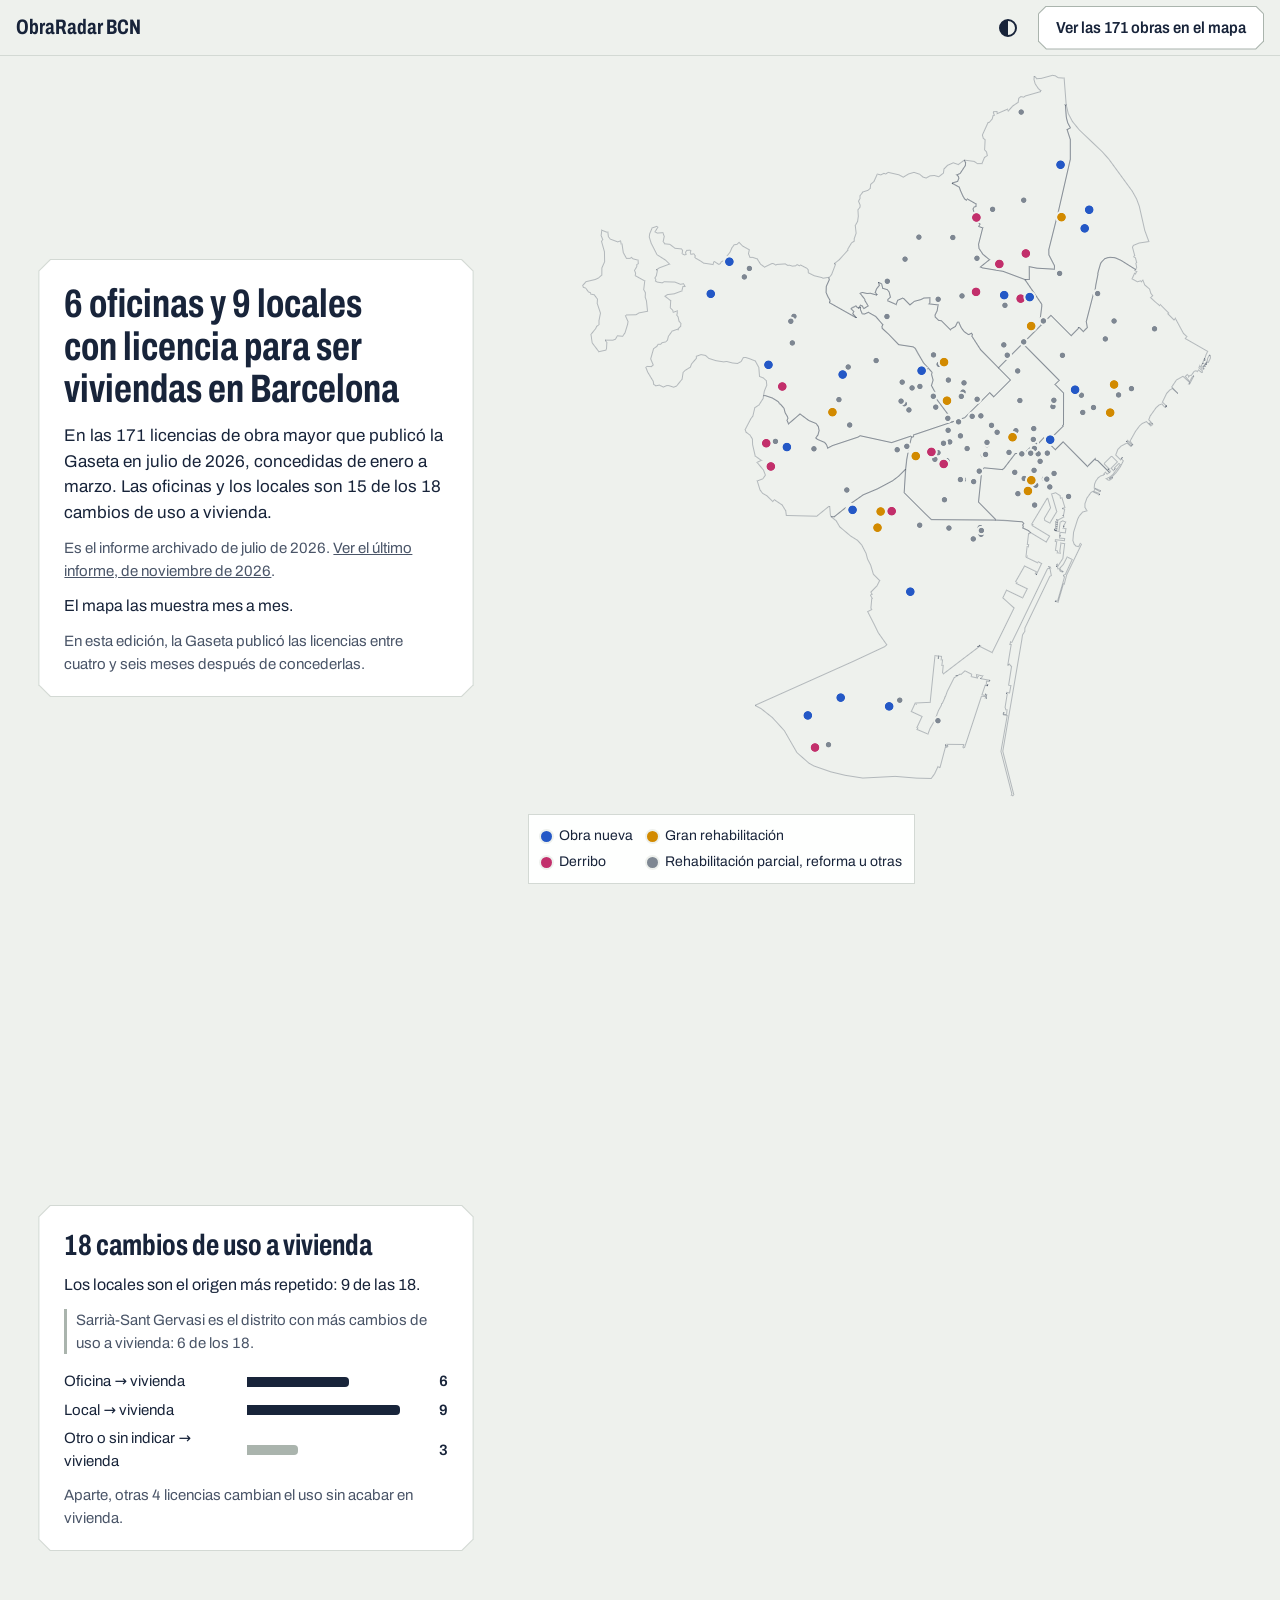
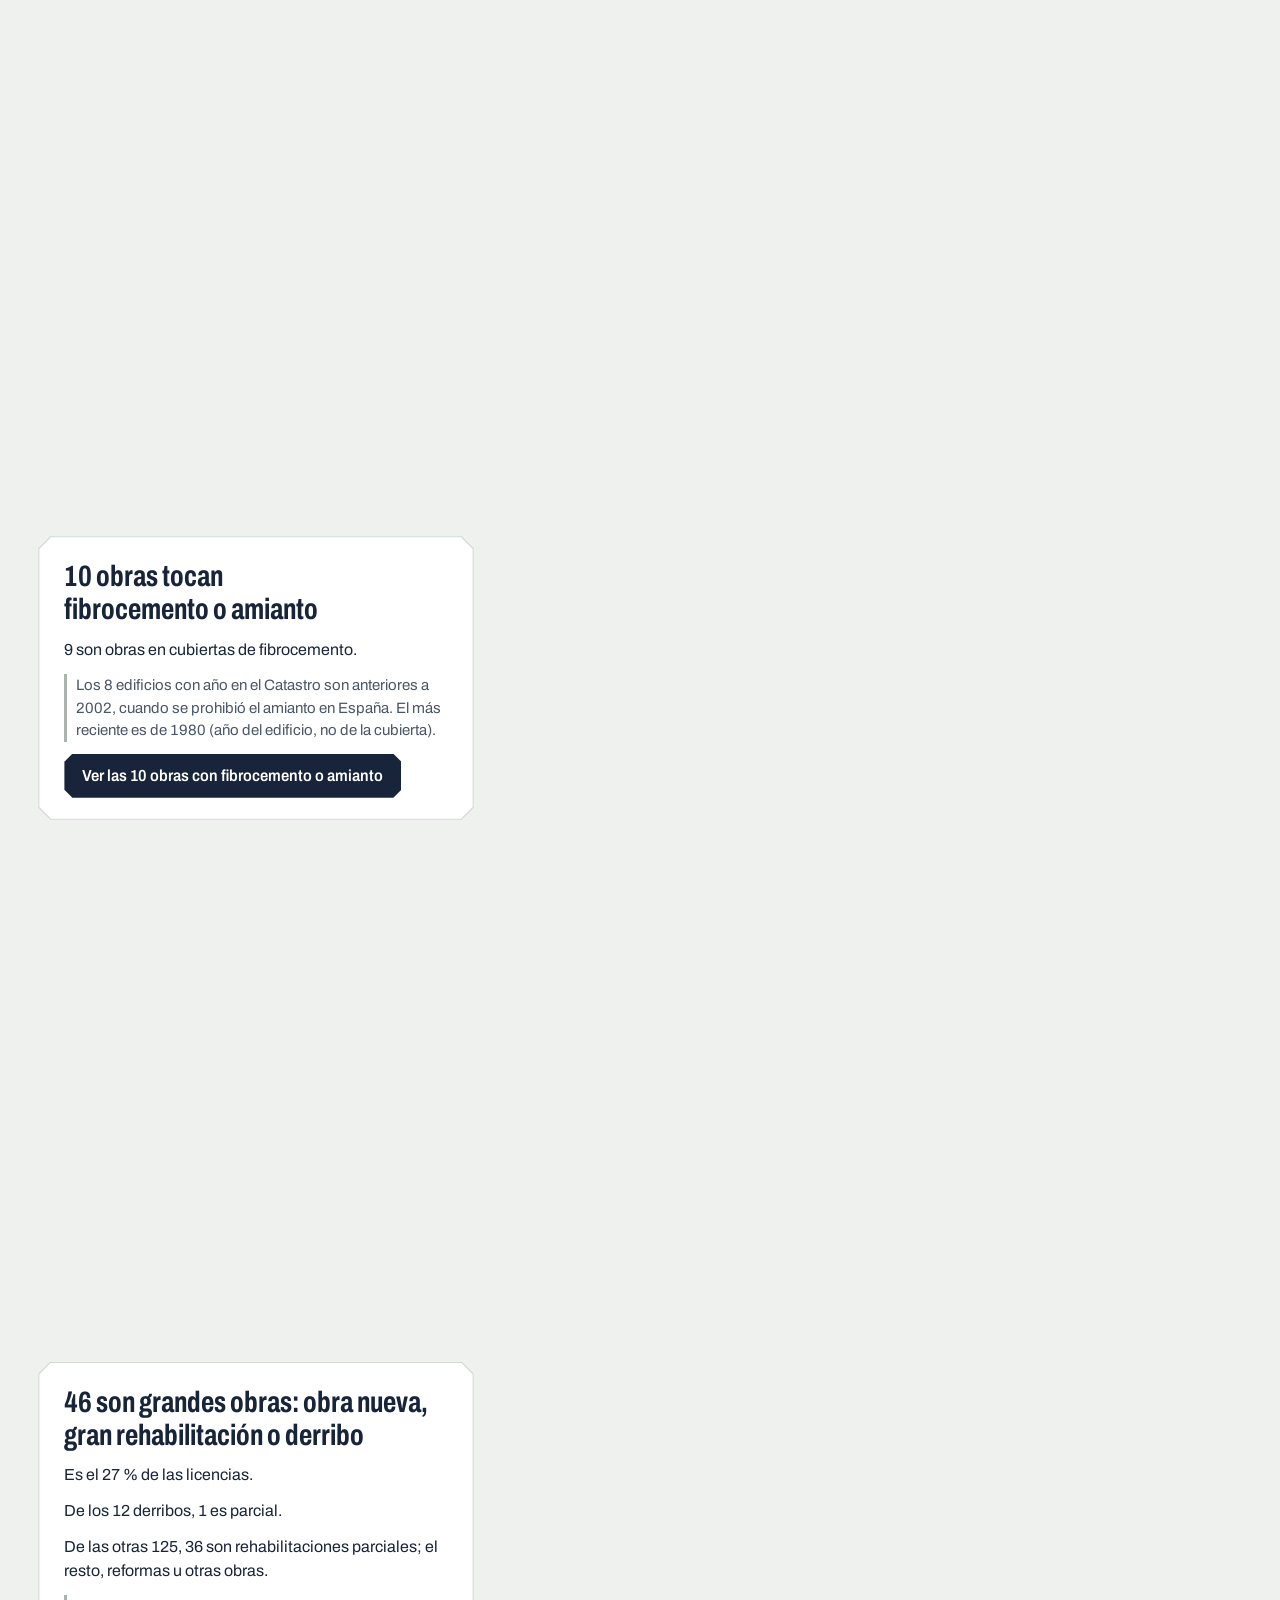
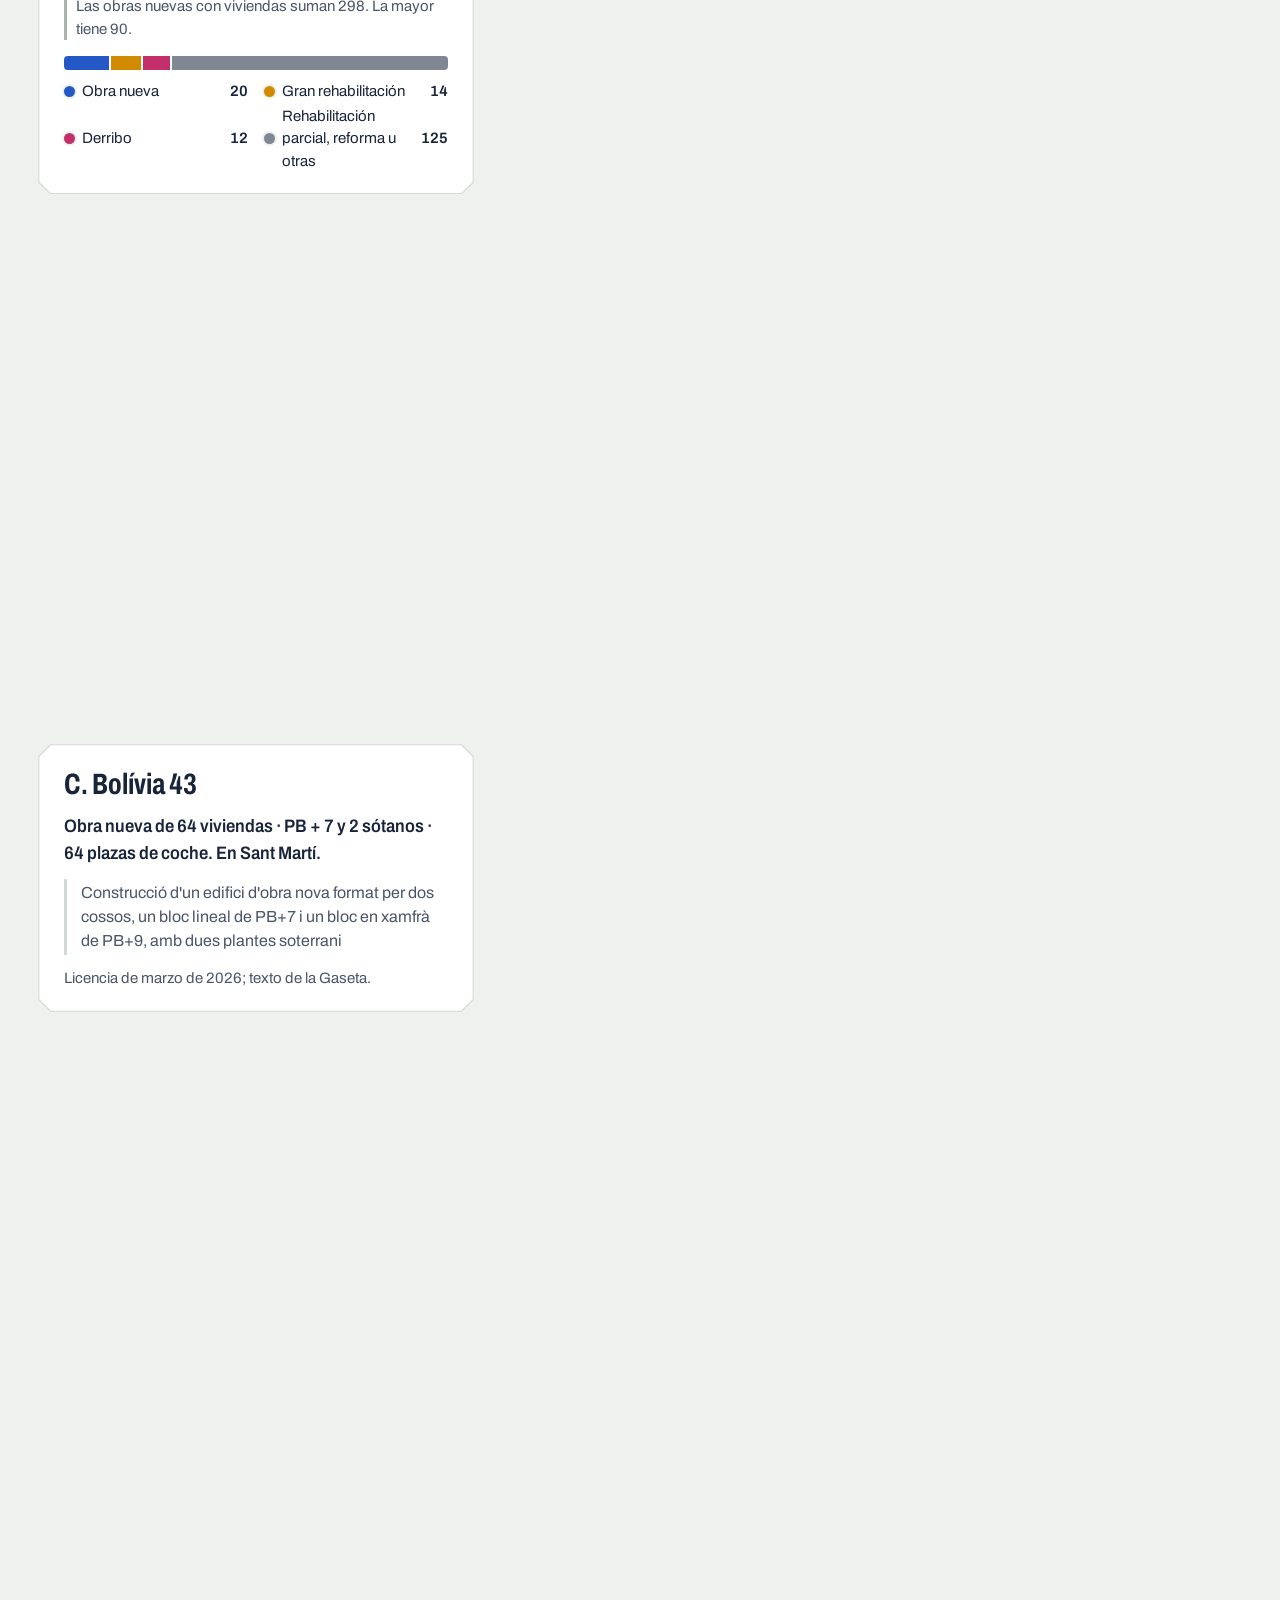
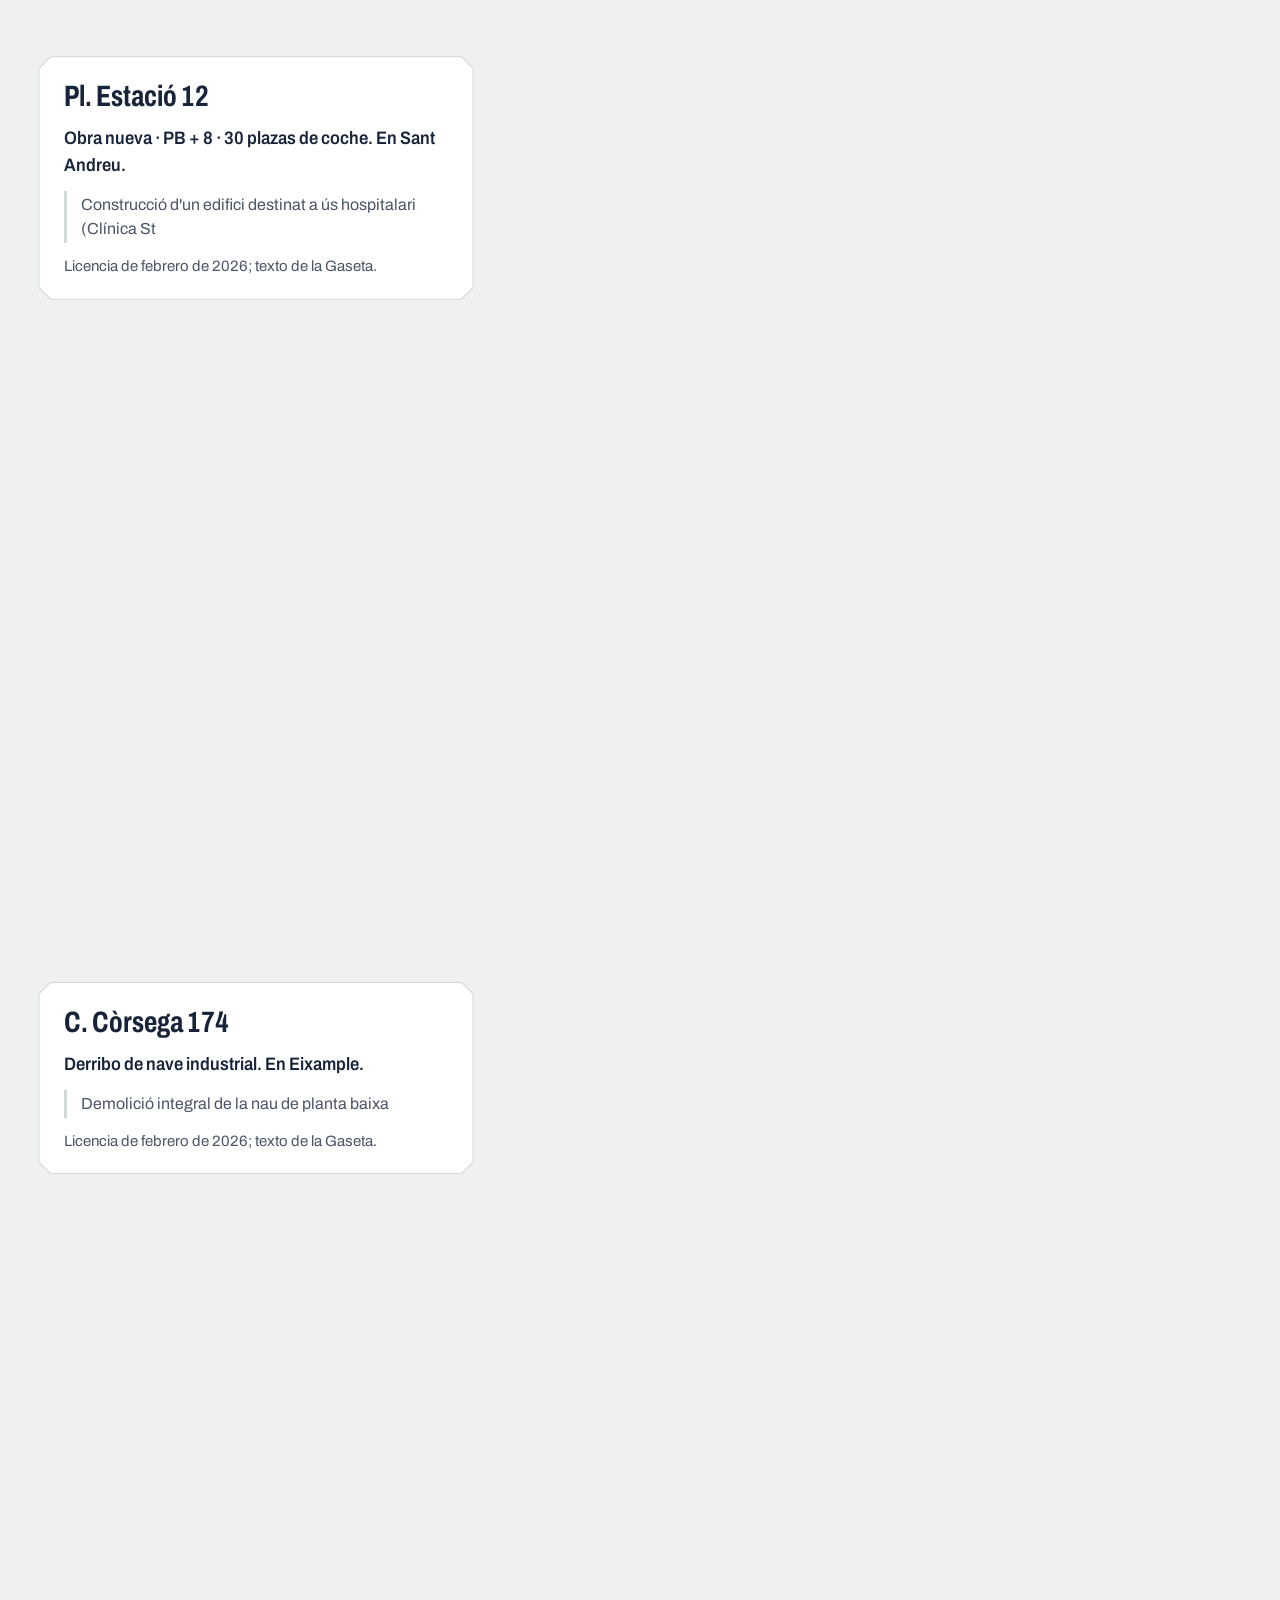
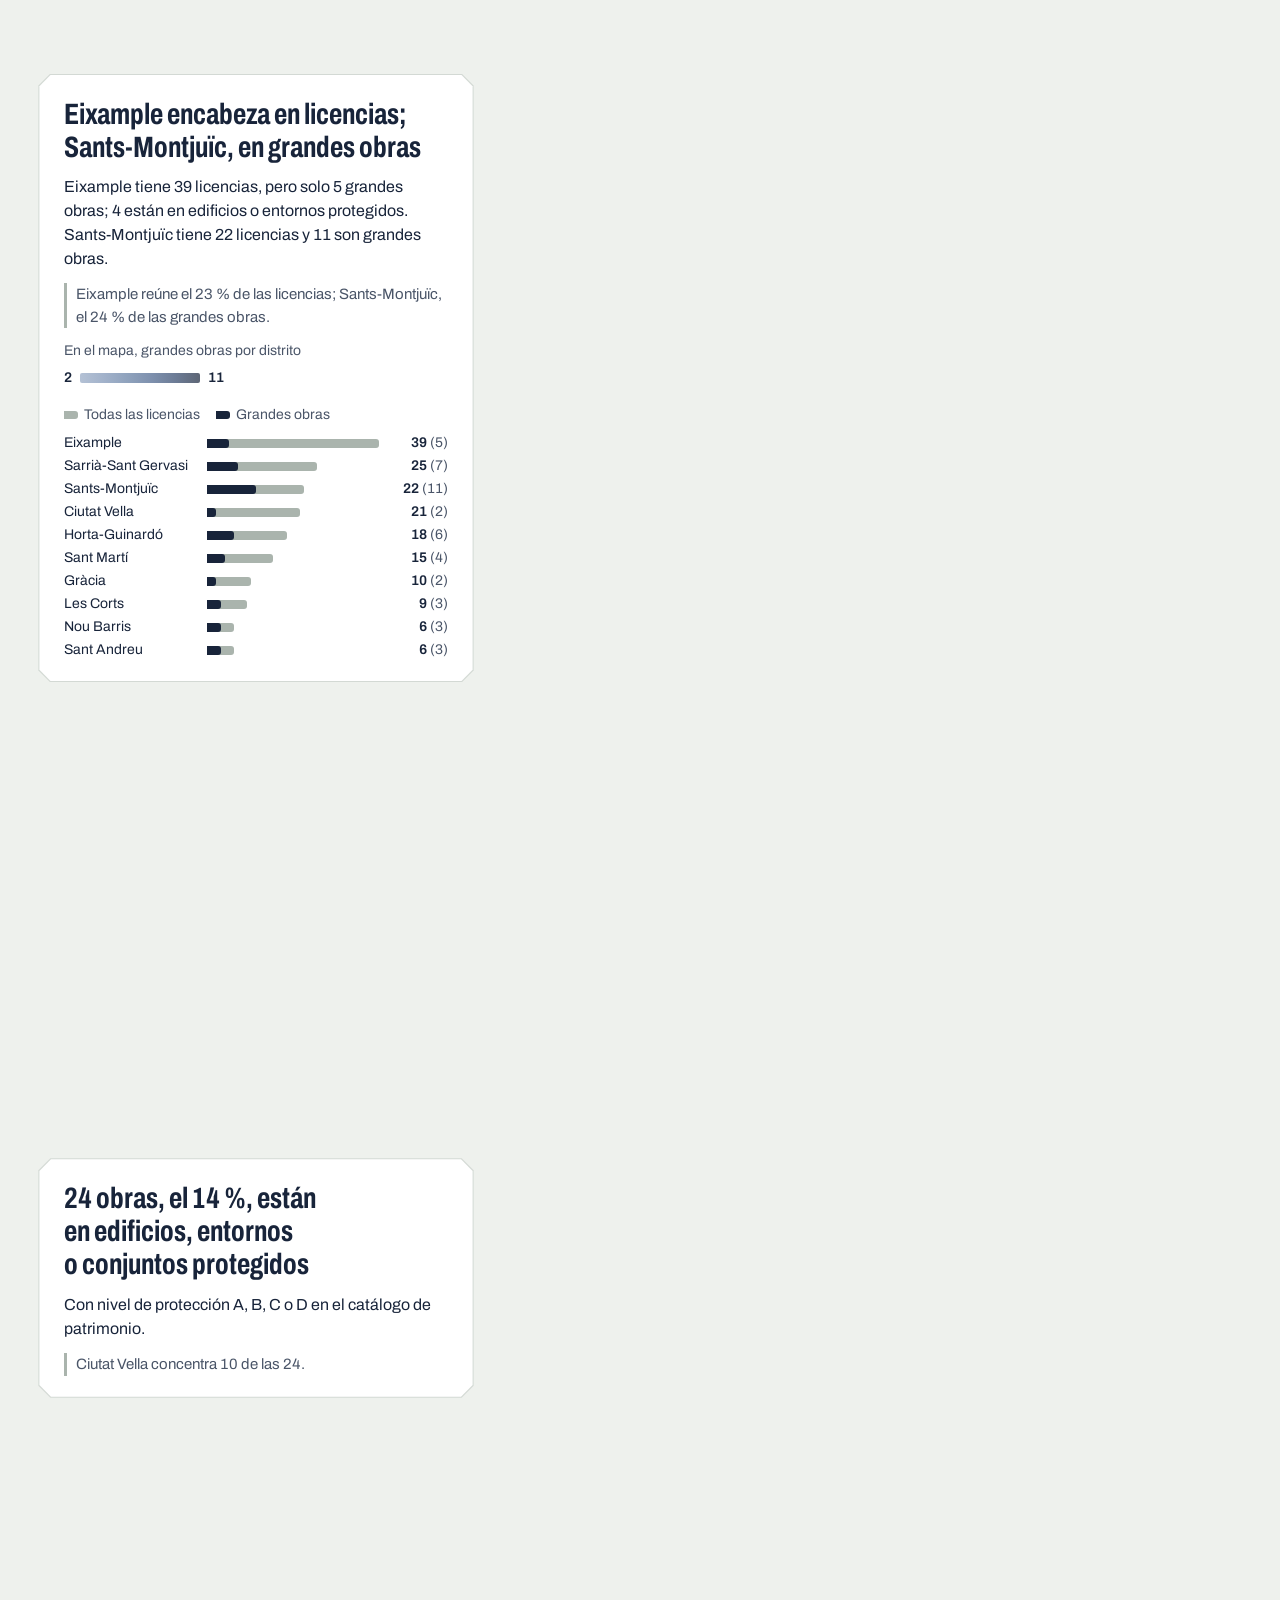
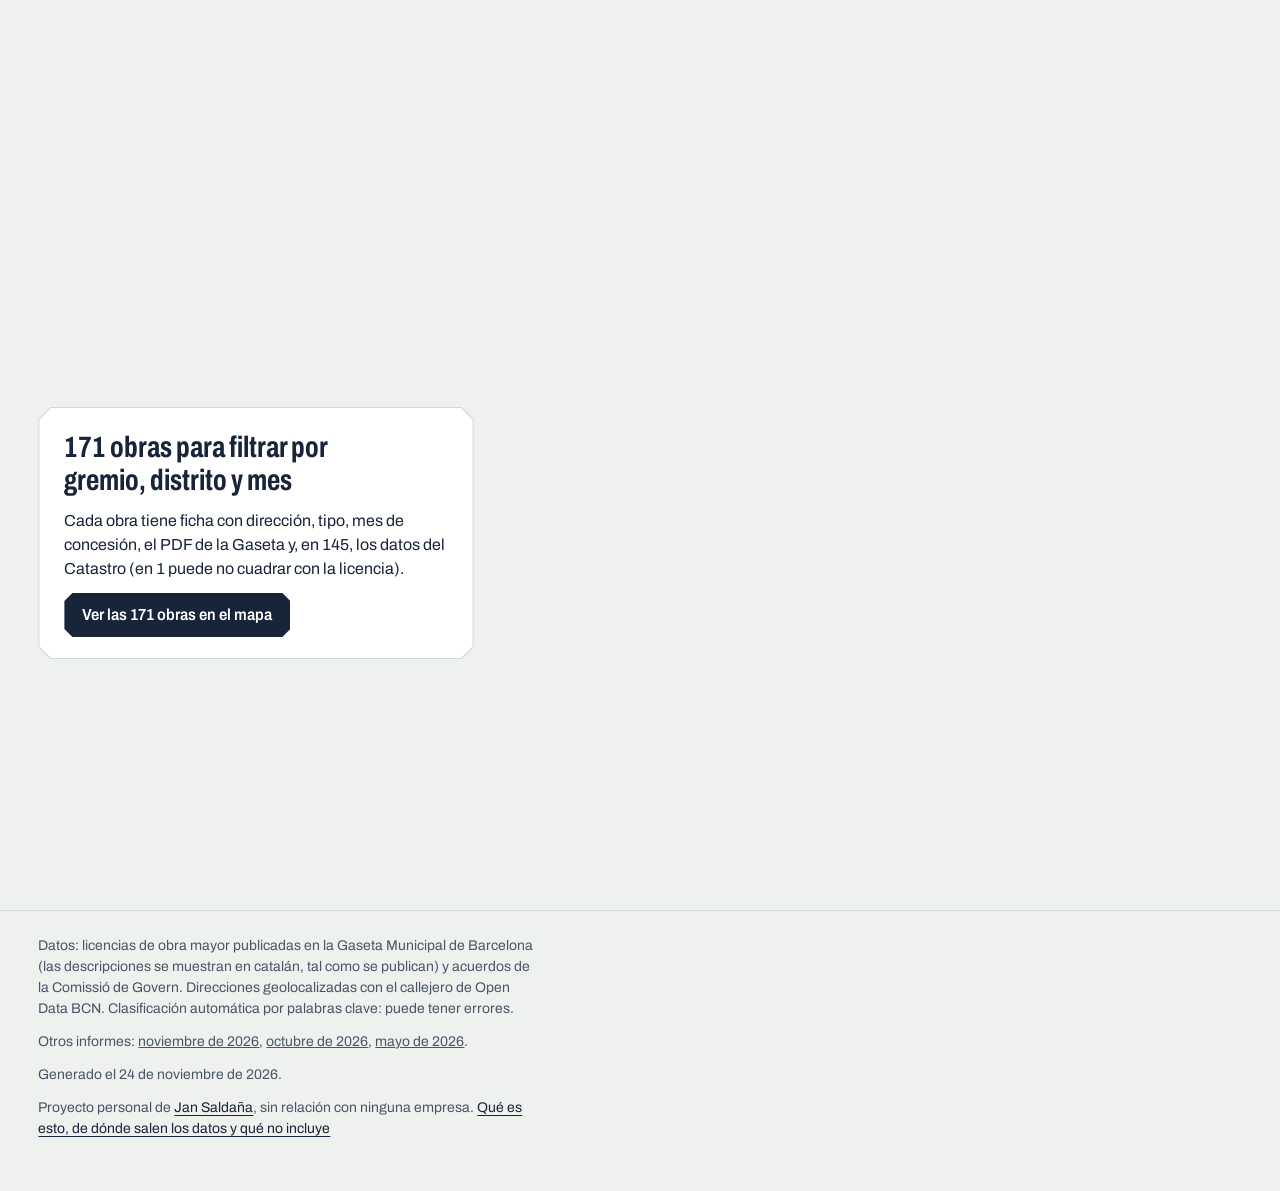
<file: informe-2026-07.html>
<!doctype html>
<html lang="es">
<head>
<meta charset="utf-8">
<meta name="viewport" content="width=device-width, initial-scale=1">
<title>Informe de julio de 2026: 6 oficinas y 9 locales con licencia para ser viviendas en Barcelona · ObraRadar BCN</title>
<meta name="description" content="Las oficinas y los locales son 15 de los 18 cambios de uso a vivienda entre las 171 licencias de obra mayor que publicó la Gaseta Municipal de Barcelona en julio de 2026. Cada obra, con su dirección y su mes de concesión.">
<meta property="og:type" content="article">
<meta property="og:locale" content="es_ES">
<meta property="og:site_name" content="ObraRadar BCN">
<meta property="og:title" content="6 oficinas y 9 locales con licencia para ser viviendas en Barcelona">
<meta property="og:description" content="Las oficinas y los locales son 15 de los 18 cambios de uso a vivienda entre las 171 licencias de obra mayor que publicó la Gaseta Municipal de Barcelona en julio de 2026. Cada obra, con su dirección y su mes de concesión.">
<meta property="og:url" content="https://jaans21.github.io/obraradar-web/informe-2026-07.html">
<meta property="og:image" content="https://jaans21.github.io/obraradar-web/og-2026-07.png">
<meta property="og:image:width" content="1200">
<meta property="og:image:height" content="630">
<meta property="og:image:alt" content="Mapa de Barcelona con las 171 obras con licencia, coloreadas por tipo">
<meta name="twitter:card" content="summary_large_image">
<meta name="twitter:title" content="6 oficinas y 9 locales con licencia para ser viviendas en Barcelona">
<meta name="twitter:description" content="Las oficinas y los locales son 15 de los 18 cambios de uso a vivienda entre las 171 licencias de obra mayor que publicó la Gaseta Municipal de Barcelona en julio de 2026. Cada obra, con su dirección y su mes de concesión.">
<meta name="twitter:image" content="https://jaans21.github.io/obraradar-web/og-2026-07.png">
<script>/* tema antes de pintar (evita el destello); la imagen ?og siempre en claro */try{var t=/[?&]og(=|&|$)/.test(location.search)?"light":localStorage.getItem("obraradar-tema");if(t)document.documentElement.dataset.theme=t}catch(e){}</script>
<link rel="preload" href="static/fonts/archivo-latin.woff2" as="font" type="font/woff2" crossorigin>
<link rel="preload" href="data/obras-2026-07.geojson" as="fetch" crossorigin>
<link rel="preload" href="static/glyphs/Noto%20Sans%20Regular/0-255.pbf" as="fetch" crossorigin>
<link rel="modulepreload" href="informe.js">
<link rel="modulepreload" href="map.js">
<link rel="modulepreload" href="relato.js">
<link rel="stylesheet" href="static/vendor/maplibre-gl.css">
<link rel="stylesheet" href="app.css">
<script>window.OBRARADAR_CONFIG = {"site_url": "https://jaans21.github.io/obraradar-web/", "goatcounter": "jaans21", "form_url": "https://docs.google.com/forms/d/e/1FAIpQLSfoLJAF0fY9p114rxvaI1TaD9tEE9CGtsOlDJRbzCrVrHQjbw/viewform?usp=publish-editor", "author_name": "Jan Saldaña", "author_url": "https://www.linkedin.com/in/jansalda%C3%B1a/"}; window.OBRARADAR_INFORME = "2026-07";</script>
</head>
<body class="pagina-informe">
<a class="saltar" href="index.html">Ir al mapa de obras</a>
<!-- móvil: las tarjetas pasan por encima del mapa y tapaban su atribución; esta va encima de todo -->
<p class="atrib-movil">Mapa: <a href="https://www.openstreetmap.org/copyright" target="_blank" rel="noopener">© OpenStreetMap</a> y <a href="https://protomaps.com" target="_blank" rel="noopener">Protomaps</a></p>

<header class="barra">
  <a class="marca" href="index.html">ObraRadar BCN</a>
  <div class="barra-acciones">
    <button type="button" class="tema-boton" data-tema hidden aria-label="Cambiar a modo oscuro" title="Cambiar a modo oscuro"><span aria-hidden="true"></span></button>
    <a class="boton boton-claro chaflan" href="index.html#m=ed-2026-07"><span class="solo-ancho">Ver las 171 obras en el mapa</span><span class="solo-movil">Ver las 171 obras</span></a>
  </div>
  <div class="progreso" aria-hidden="true"><span></span></div>
</header>

<main>
  <div class="relato" id="relato">
    <div class="escenario" id="escenario">
      <div id="mapa" class="mapa" role="img" aria-label="Mapa de Barcelona con las obras que cuenta cada paso del informe"></div>
      <aside class="leyenda" aria-label="Leyenda del mapa">
        <ul>
          <li><span class="punto punto-obra_nova" aria-hidden="true"></span>Obra nueva</li>
          <li><span class="punto punto-gran_rehabilitacio" aria-hidden="true"></span>Gran rehabilitación</li>
          <li><span class="punto punto-enderroc" aria-hidden="true"></span>Derribo</li>
          <li><span class="punto punto-altres" aria-hidden="true"></span>Rehabilitación parcial, reforma u otras</li>
        </ul>
      </aside>
    </div>

    <div class="pasos">
      <section class="paso paso-entrada" data-paso="entrada">
        <div class="tarjeta chaflan">
          <!-- el H1 es el gancho (titular elegido por el copywriter entre 3, 2ª crítica); el inventario,
               en la línea de contexto -->
          <h1>6 oficinas y 9 locales con licencia para ser viviendas en Barcelona</h1>
          <p class="contexto">En las 171 licencias de obra mayor que publicó la Gaseta en julio de 2026, concedidas de enero a marzo. Las oficinas y los locales son 15 de los 18 cambios de uso a vivienda.</p>
          <p class="nota">Es el informe archivado de julio de 2026. <a href="informe.html">Ver el último informe, de noviembre de 2026</a>.</p>
          <p>El mapa las muestra mes a mes.</p>
          <p class="nota">En esta edición, la Gaseta publicó las licencias entre cuatro y seis meses después de concederlas.</p>
        </div>
      </section>

      <section class="paso" data-paso="canvi">
        <div class="tarjeta chaflan">
          <h2>18 cambios de uso a vivienda</h2>
          <p>Los locales son el origen más repetido: 9 de las 18.</p>
          <p class="lectura">Sarrià-Sant Gervasi es el distrito con más cambios de uso a vivienda: 6 de los 18.</p>
          <figure class="grafico" aria-label="Cambios de uso a vivienda, por origen">
            <ul class="flujos"><li><span class="fl-nombre">Oficina → vivienda</span><span class="fl-barra" style="--v:0.6667" aria-hidden="true"></span><span class="fl-num">6</span></li><li><span class="fl-nombre">Local → vivienda</span><span class="fl-barra" style="--v:1.0000" aria-hidden="true"></span><span class="fl-num">9</span></li><li><span class="fl-nombre">Otro o sin indicar → vivienda</span><span class="fl-barra fl-resto" style="--v:0.3333" aria-hidden="true"></span><span class="fl-num">3</span></li></ul>
          </figure>
          <p class="nota">Aparte, otras 4 licencias cambian el uso sin acabar en vivienda.</p>
        </div>
      </section>

      <section class="paso" data-paso="amiant">
        <div class="tarjeta chaflan">
          <h2>10 obras tocan fibrocemento o amianto</h2>
          <p>9 son obras en cubiertas de fibrocemento.</p>
          <p class="lectura">Los 8 edificios con año en el Catastro son anteriores a 2002, cuando se prohibió el amianto en España. El más reciente es de 1980 (año del edificio, no de la cubierta).</p>
          <a class="boton chaflan" href="index.html#m=ed-2026-07&amp;g=amianto">Ver las 10 obras con fibrocemento o amianto</a>
        </div>
      </section>


      <section class="paso" data-paso="tipos">
        <div class="tarjeta chaflan">
          <h2>46 son grandes obras: obra nueva, gran rehabilitación o derribo</h2>
          <p>Es el 27 % de las licencias.</p>
          <p>De los 12 derribos, 1 es parcial.</p>
          <p>De las otras 125, 36 son rehabilitaciones parciales; el resto, reformas u otras obras.</p>
          <p class="lectura">Las obras nuevas con viviendas suman 298. La mayor tiene 90.</p>
          <figure class="grafico" aria-label="Licencias por tipo de obra">
            <div class="tipos-barra"><span class="seg seg-obra_nova" style="flex-grow:20" title="Obra nueva: 20"></span><span class="seg seg-gran_rehabilitacio" style="flex-grow:14" title="Gran rehabilitación: 14"></span><span class="seg seg-enderroc" style="flex-grow:12" title="Derribo: 12"></span><span class="seg seg-altres" style="flex-grow:125" title="Rehabilitación parcial, reforma u otras: 125"></span></div>
            <ul class="tipos-leyenda"><li><span class="punto punto-obra_nova" aria-hidden="true"></span>Obra nueva <strong>20</strong></li><li><span class="punto punto-gran_rehabilitacio" aria-hidden="true"></span>Gran rehabilitación <strong>14</strong></li><li><span class="punto punto-enderroc" aria-hidden="true"></span>Derribo <strong>12</strong></li><li><span class="punto punto-altres" aria-hidden="true"></span>Rehabilitación parcial, reforma u otras <strong>125</strong></li></ul>
          </figure>
        </div>
      </section>

      <section class="paso" data-paso="grande" data-uid="2026-03-c-bolivia-43"><div class="tarjeta chaflan"><h2>C. Bolívia 43</h2><p class="frase">Obra nueva de 64 viviendas · PB + 7 y 2 sótanos · 64 plazas de coche. En Sant Martí.</p><blockquote lang="ca" class="cita">Construcció d&#x27;un edifici d&#x27;obra nova format per dos cossos, un bloc lineal de PB+7 i un bloc en xamfrà de PB+9, amb dues plantes soterrani</blockquote><p class="nota">Licencia de marzo de 2026; texto de la Gaseta.</p></div></section><section class="paso" data-paso="grande" data-uid="2026-02-pl-estacio-12"><div class="tarjeta chaflan"><h2>Pl. Estació 12</h2><p class="frase">Obra nueva · PB + 8 · 30 plazas de coche. En Sant Andreu.</p><blockquote lang="ca" class="cita">Construcció d&#x27;un edifici destinat a ús hospitalari (Clínica St</blockquote><p class="nota">Licencia de febrero de 2026; texto de la Gaseta.</p></div></section><section class="paso" data-paso="grande" data-uid="2026-02-c-corsega-174"><div class="tarjeta chaflan"><h2>C. Còrsega 174</h2><p class="frase">Derribo de nave industrial. En Eixample.</p><blockquote lang="ca" class="cita">Demolició integral de la nau de planta baixa</blockquote><p class="nota">Licencia de febrero de 2026; texto de la Gaseta.</p></div></section>
      <section class="paso" data-paso="distritos">
        <div class="tarjeta chaflan">
          <h2>Eixample encabeza en licencias; Sants-Montjuïc, en grandes obras</h2>
          <p>Eixample tiene 39 licencias, pero solo 5 grandes obras; 4 están en edificios o entornos protegidos. Sants-Montjuïc tiene 22 licencias y 11 son grandes obras.</p>
          <p class="lectura lectura-dist">Eixample reúne el 23 % de las licencias; Sants-Montjuïc, el 24 % de las grandes obras.</p>
          <div class="rampa-leyenda" aria-label="En el mapa, el color del distrito indica cuántas grandes obras tiene">
            <span class="rampa-txt">En el mapa, grandes obras por distrito</span>
            <span class="rampa-escala"><span>2</span><span class="rampa-barra" aria-hidden="true"></span><span>11</span></span>
          </div>
          <figure class="grafico" aria-label="Licencias por distrito: todas y grandes obras">
            <ul class="rk-leyenda" aria-hidden="true">
              <li><span class="muestra muestra-total"></span>Todas las licencias</li>
              <li><span class="muestra muestra-grandes"></span>Grandes obras</li>
            </ul>
            <ol class="ranking"><li><span class="rk-nombre">Eixample</span><span class="rk-barra" style="--t:1.0000;--g:0.1282" aria-hidden="true"><span class="rk-g"></span></span><span class="rk-num">39 <span class="rk-num-g">(5)</span></span></li><li><span class="rk-nombre">Sarrià-Sant Gervasi</span><span class="rk-barra" style="--t:0.6410;--g:0.1795" aria-hidden="true"><span class="rk-g"></span></span><span class="rk-num">25 <span class="rk-num-g">(7)</span></span></li><li><span class="rk-nombre">Sants-Montjuïc</span><span class="rk-barra" style="--t:0.5641;--g:0.2821" aria-hidden="true"><span class="rk-g"></span></span><span class="rk-num">22 <span class="rk-num-g">(11)</span></span></li><li><span class="rk-nombre">Ciutat Vella</span><span class="rk-barra" style="--t:0.5385;--g:0.0513" aria-hidden="true"><span class="rk-g"></span></span><span class="rk-num">21 <span class="rk-num-g">(2)</span></span></li><li><span class="rk-nombre">Horta-Guinardó</span><span class="rk-barra" style="--t:0.4615;--g:0.1538" aria-hidden="true"><span class="rk-g"></span></span><span class="rk-num">18 <span class="rk-num-g">(6)</span></span></li><li><span class="rk-nombre">Sant Martí</span><span class="rk-barra" style="--t:0.3846;--g:0.1026" aria-hidden="true"><span class="rk-g"></span></span><span class="rk-num">15 <span class="rk-num-g">(4)</span></span></li><li><span class="rk-nombre">Gràcia</span><span class="rk-barra" style="--t:0.2564;--g:0.0513" aria-hidden="true"><span class="rk-g"></span></span><span class="rk-num">10 <span class="rk-num-g">(2)</span></span></li><li><span class="rk-nombre">Les Corts</span><span class="rk-barra" style="--t:0.2308;--g:0.0769" aria-hidden="true"><span class="rk-g"></span></span><span class="rk-num">9 <span class="rk-num-g">(3)</span></span></li><li><span class="rk-nombre">Nou Barris</span><span class="rk-barra" style="--t:0.1538;--g:0.0769" aria-hidden="true"><span class="rk-g"></span></span><span class="rk-num">6 <span class="rk-num-g">(3)</span></span></li><li><span class="rk-nombre">Sant Andreu</span><span class="rk-barra" style="--t:0.1538;--g:0.0769" aria-hidden="true"><span class="rk-g"></span></span><span class="rk-num">6 <span class="rk-num-g">(3)</span></span></li></ol>
            <p class="rk-nota-movil">Los 5 distritos con más licencias; el resto, en el filtro de distrito del mapa.</p>
          </figure>
        </div>
      </section>

      <section class="paso" data-paso="patrimoni">
        <div class="tarjeta chaflan">
          <h2>24 obras, el 14 %, están en edificios, entornos o conjuntos protegidos</h2>
          <p>Con nivel de protección A, B, C o D en el catálogo de patrimonio.</p>
          <p class="lectura">Ciutat Vella concentra 10 de las 24.</p>
        </div>
      </section>

      <section class="paso paso-final" data-paso="explorar">
        <div class="tarjeta chaflan">
          <h2>171 obras para filtrar por gremio, distrito y mes</h2>
          <p>Cada obra tiene ficha con dirección, tipo, mes de concesión, el PDF de la Gaseta y, en 145, los datos del Catastro (en 1 puede no cuadrar con la licencia).</p>
          <a class="boton chaflan" href="index.html#m=ed-2026-07">Ver las 171 obras en el mapa</a>
        </div>
      </section>
    </div>
  </div>
</main>

<footer class="pie">
  <p>Datos: licencias de obra mayor publicadas en la Gaseta Municipal de Barcelona (las descripciones se muestran en catalán, tal como se publican) y acuerdos de la Comissió de Govern. Direcciones geolocalizadas con el callejero de Open Data BCN. Clasificación automática por palabras clave: puede tener errores.</p>
  <p>Otros informes: <a href="informe.html">noviembre de 2026</a>, <a href="informe-2026-10.html">octubre de 2026</a>, <a href="informe-2026-05.html">mayo de 2026</a>.</p>
  <p>Generado el 24 de noviembre de 2026.</p>
  <p class="autoria">Proyecto personal de <a href="https://www.linkedin.com/in/jansalda%C3%B1a/" target="_blank" rel="author noopener">Jan Saldaña</a>, sin relación con ninguna empresa. <a href="que-es.html">Qué es esto, de dónde salen los datos y qué no incluye</a></p>
</footer>

<script src="static/vendor/maplibre-gl.js"></script>
<script src="static/vendor/pmtiles.js"></script>
<script src="static/vendor/protomaps-basemaps.js"></script>
<script type="module" src="informe.js"></script>
</body>
</html>
</file>
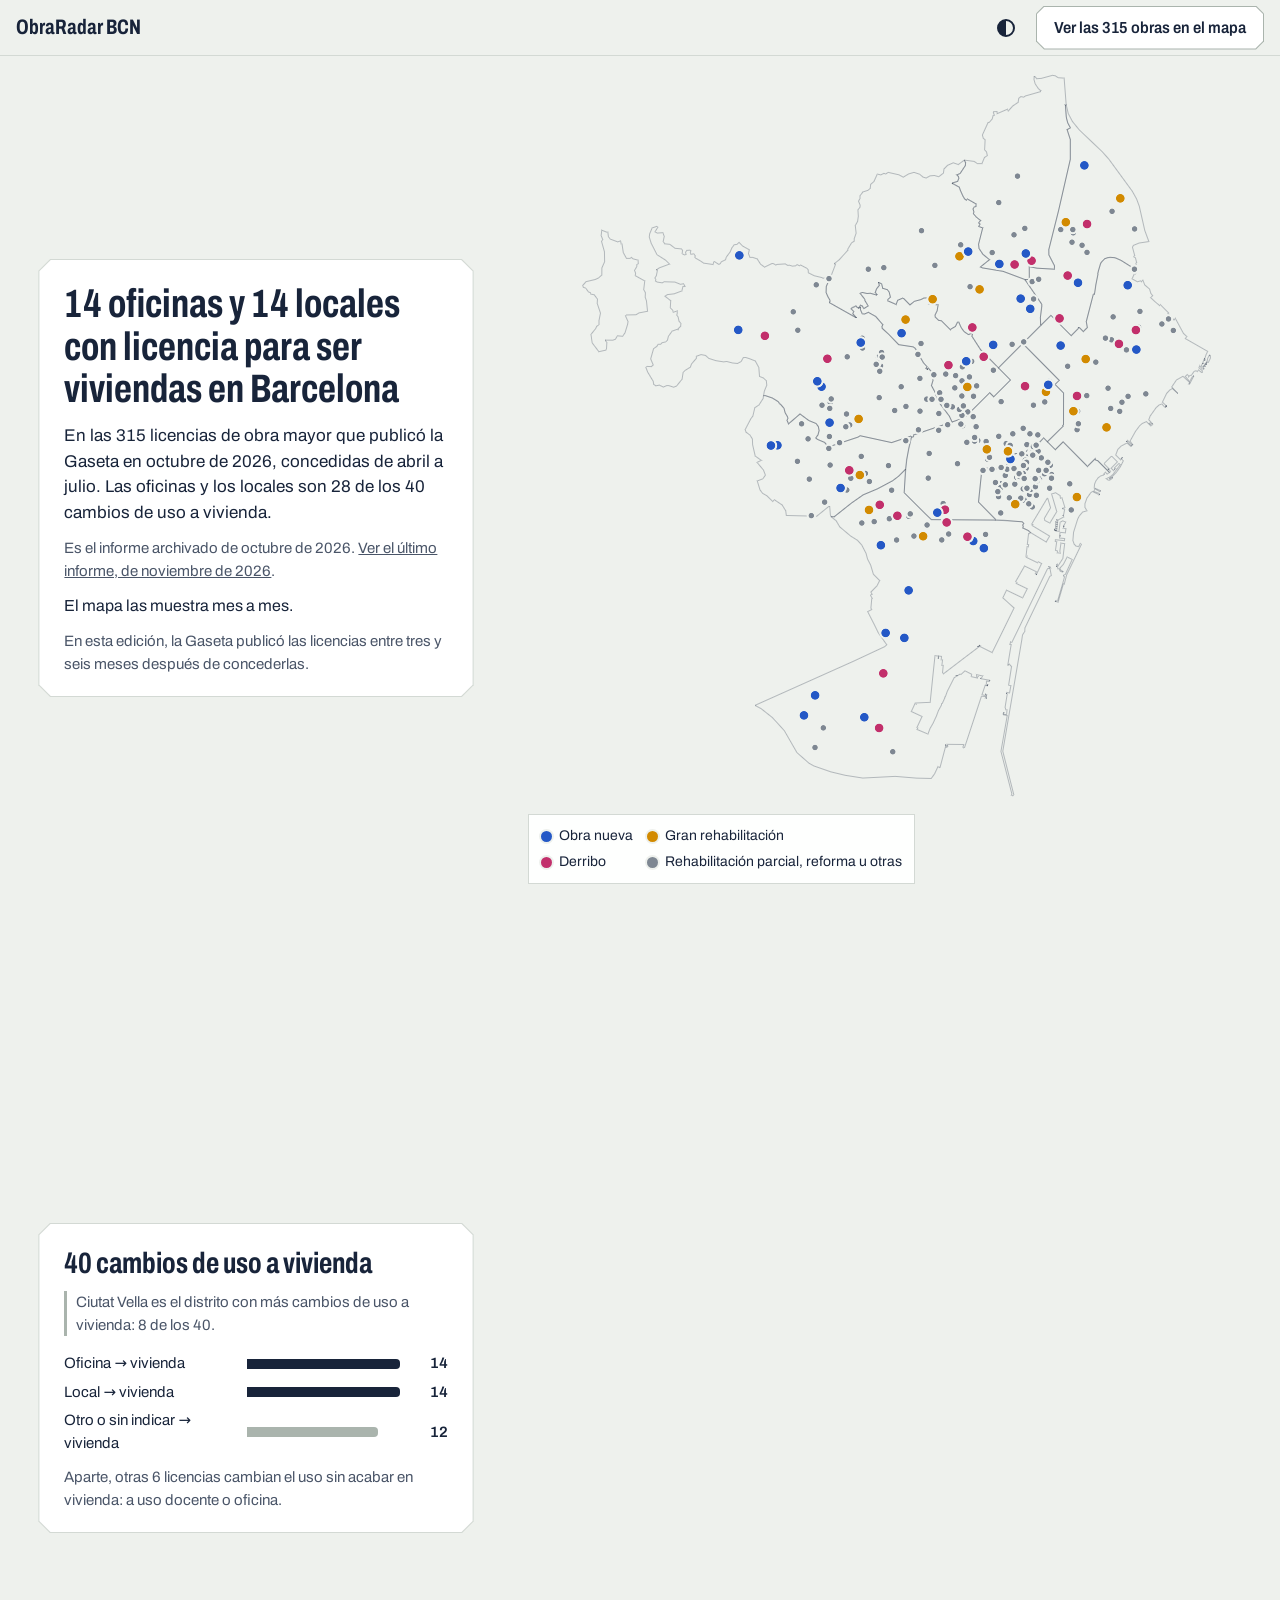
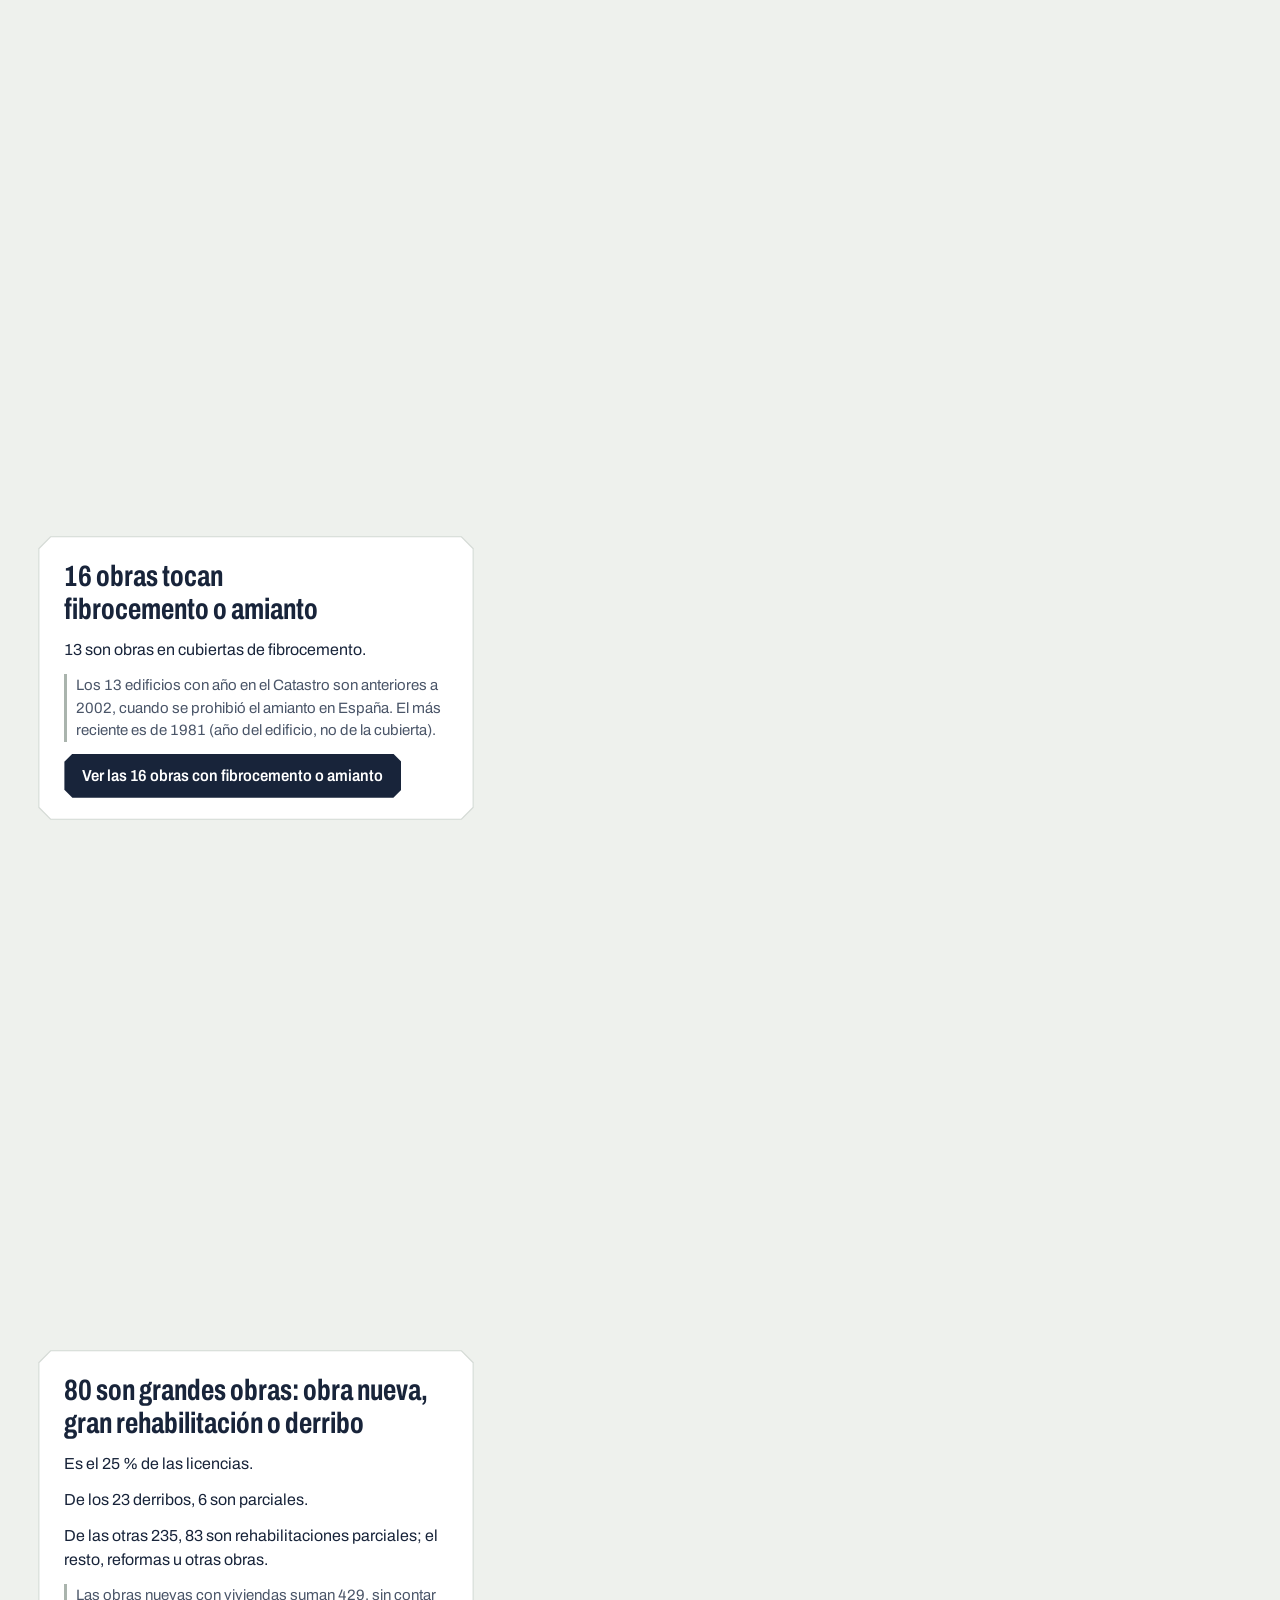
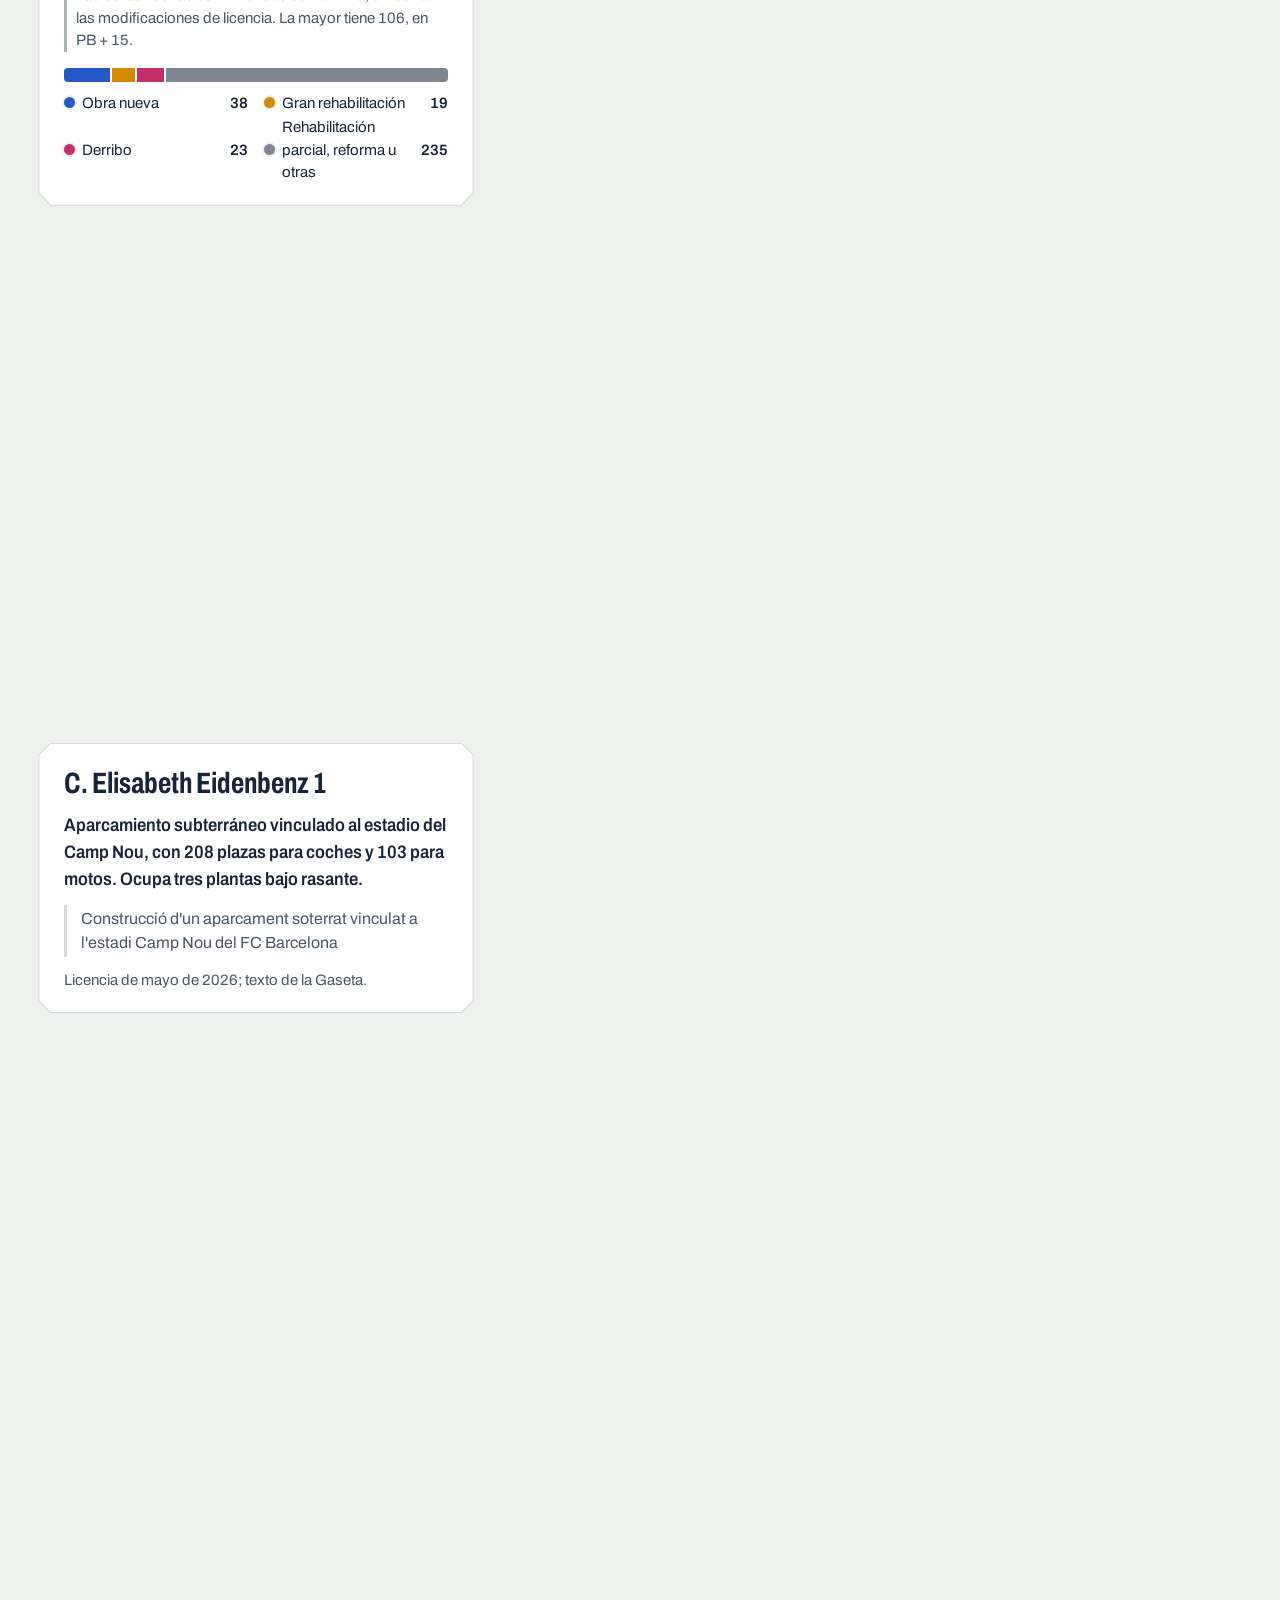
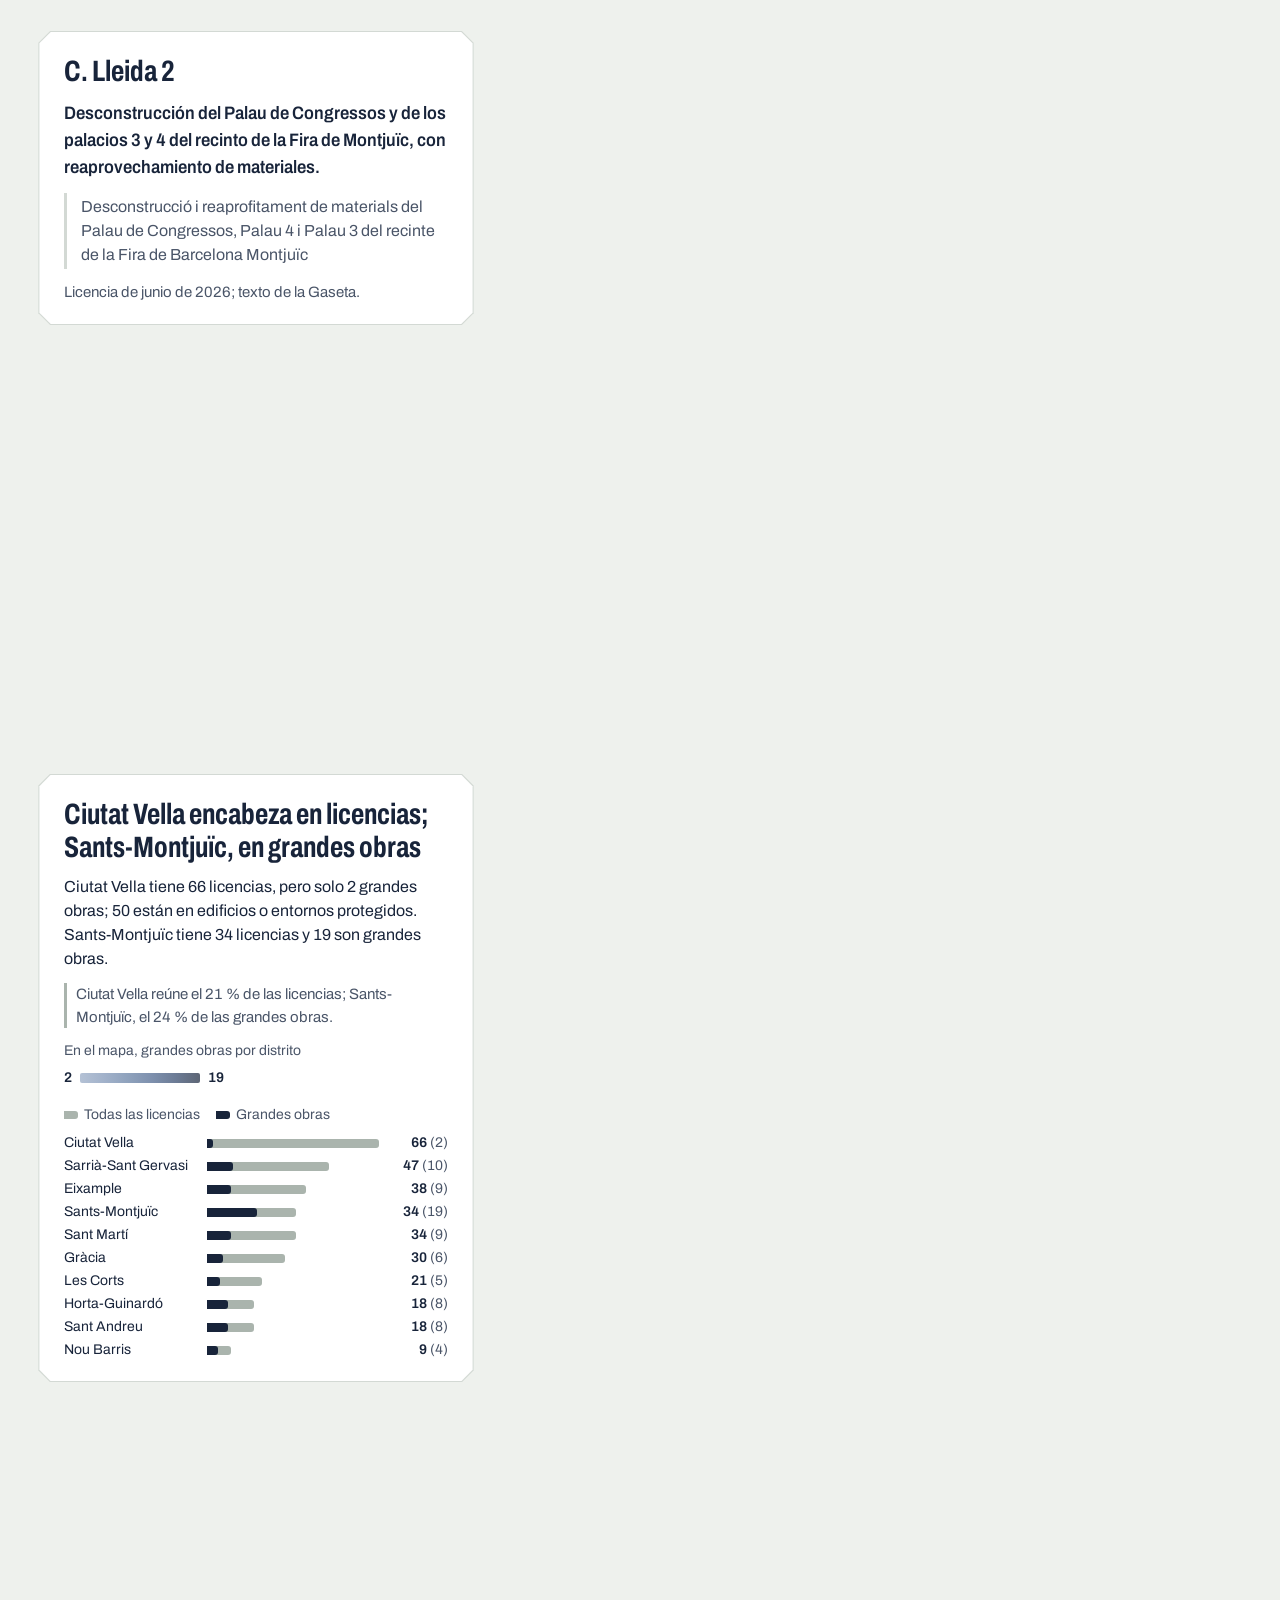
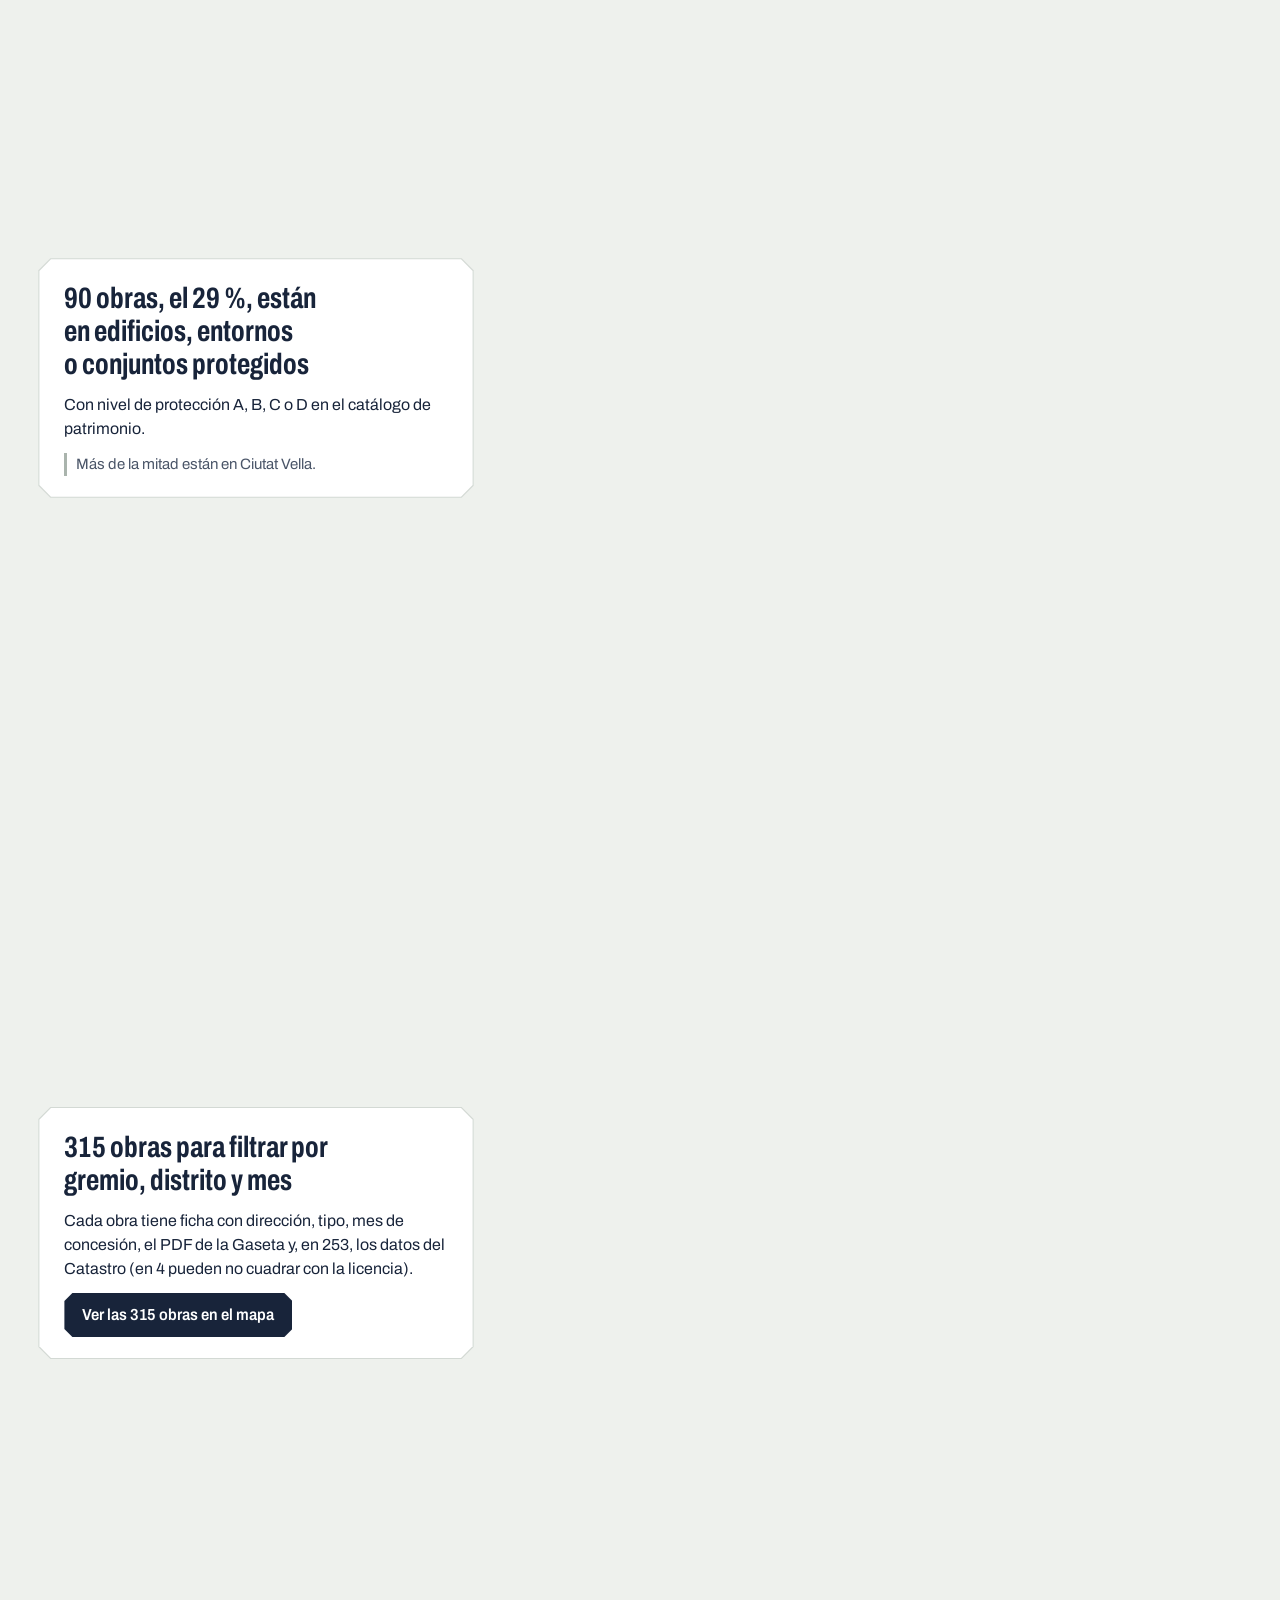
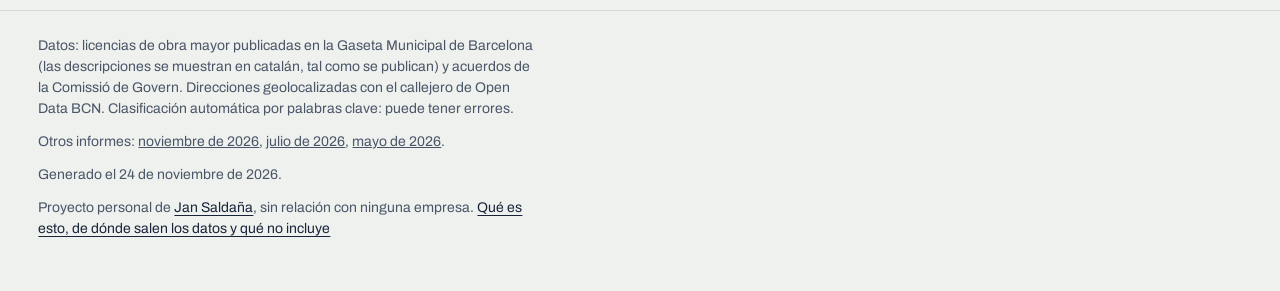
<file: informe-2026-10.html>
<!doctype html>
<html lang="es">
<head>
<meta charset="utf-8">
<meta name="viewport" content="width=device-width, initial-scale=1">
<title>Informe de octubre de 2026: 14 oficinas y 14 locales con licencia para ser viviendas en Barcelona · ObraRadar BCN</title>
<meta name="description" content="Las oficinas y los locales son 28 de los 40 cambios de uso a vivienda entre las 315 licencias de obra mayor que publicó la Gaseta Municipal de Barcelona en octubre de 2026. Cada obra, con su dirección y su mes de concesión.">
<meta property="og:type" content="article">
<meta property="og:locale" content="es_ES">
<meta property="og:site_name" content="ObraRadar BCN">
<meta property="og:title" content="14 oficinas y 14 locales con licencia para ser viviendas en Barcelona">
<meta property="og:description" content="Las oficinas y los locales son 28 de los 40 cambios de uso a vivienda entre las 315 licencias de obra mayor que publicó la Gaseta Municipal de Barcelona en octubre de 2026. Cada obra, con su dirección y su mes de concesión.">
<meta property="og:url" content="https://jaans21.github.io/obraradar-web/informe-2026-10.html">
<meta property="og:image" content="https://jaans21.github.io/obraradar-web/og-2026-10.png">
<meta property="og:image:width" content="1200">
<meta property="og:image:height" content="630">
<meta property="og:image:alt" content="Mapa de Barcelona con las 315 obras con licencia, coloreadas por tipo">
<meta name="twitter:card" content="summary_large_image">
<meta name="twitter:title" content="14 oficinas y 14 locales con licencia para ser viviendas en Barcelona">
<meta name="twitter:description" content="Las oficinas y los locales son 28 de los 40 cambios de uso a vivienda entre las 315 licencias de obra mayor que publicó la Gaseta Municipal de Barcelona en octubre de 2026. Cada obra, con su dirección y su mes de concesión.">
<meta name="twitter:image" content="https://jaans21.github.io/obraradar-web/og-2026-10.png">
<script>/* tema antes de pintar (evita el destello); la imagen ?og siempre en claro */try{var t=/[?&]og(=|&|$)/.test(location.search)?"light":localStorage.getItem("obraradar-tema");if(t)document.documentElement.dataset.theme=t}catch(e){}</script>
<link rel="preload" href="static/fonts/archivo-latin.woff2" as="font" type="font/woff2" crossorigin>
<link rel="preload" href="data/obras-2026-10.geojson" as="fetch" crossorigin>
<link rel="preload" href="static/glyphs/Noto%20Sans%20Regular/0-255.pbf" as="fetch" crossorigin>
<link rel="modulepreload" href="informe.js">
<link rel="modulepreload" href="map.js">
<link rel="modulepreload" href="relato.js">
<link rel="stylesheet" href="static/vendor/maplibre-gl.css">
<link rel="stylesheet" href="app.css">
<script>window.OBRARADAR_CONFIG = {"site_url": "https://jaans21.github.io/obraradar-web/", "goatcounter": "jaans21", "form_url": "https://docs.google.com/forms/d/e/1FAIpQLSfoLJAF0fY9p114rxvaI1TaD9tEE9CGtsOlDJRbzCrVrHQjbw/viewform?usp=publish-editor", "author_name": "Jan Saldaña", "author_url": "https://www.linkedin.com/in/jansalda%C3%B1a/"}; window.OBRARADAR_INFORME = "2026-10";</script>
</head>
<body class="pagina-informe">
<a class="saltar" href="index.html">Ir al mapa de obras</a>
<!-- móvil: las tarjetas pasan por encima del mapa y tapaban su atribución; esta va encima de todo -->
<p class="atrib-movil">Mapa: <a href="https://www.openstreetmap.org/copyright" target="_blank" rel="noopener">© OpenStreetMap</a> y <a href="https://protomaps.com" target="_blank" rel="noopener">Protomaps</a></p>

<header class="barra">
  <a class="marca" href="index.html">ObraRadar BCN</a>
  <div class="barra-acciones">
    <button type="button" class="tema-boton" data-tema hidden aria-label="Cambiar a modo oscuro" title="Cambiar a modo oscuro"><span aria-hidden="true"></span></button>
    <a class="boton boton-claro chaflan" href="index.html#m=ed-2026-10"><span class="solo-ancho">Ver las 315 obras en el mapa</span><span class="solo-movil">Ver las 315 obras</span></a>
  </div>
  <div class="progreso" aria-hidden="true"><span></span></div>
</header>

<main>
  <div class="relato" id="relato">
    <div class="escenario" id="escenario">
      <div id="mapa" class="mapa" role="img" aria-label="Mapa de Barcelona con las obras que cuenta cada paso del informe"></div>
      <aside class="leyenda" aria-label="Leyenda del mapa">
        <ul>
          <li><span class="punto punto-obra_nova" aria-hidden="true"></span>Obra nueva</li>
          <li><span class="punto punto-gran_rehabilitacio" aria-hidden="true"></span>Gran rehabilitación</li>
          <li><span class="punto punto-enderroc" aria-hidden="true"></span>Derribo</li>
          <li><span class="punto punto-altres" aria-hidden="true"></span>Rehabilitación parcial, reforma u otras</li>
        </ul>
      </aside>
    </div>

    <div class="pasos">
      <section class="paso paso-entrada" data-paso="entrada">
        <div class="tarjeta chaflan">
          <!-- el H1 es el gancho (titular elegido por el copywriter entre 3, 2ª crítica); el inventario,
               en la línea de contexto -->
          <h1>14 oficinas y 14 locales con licencia para ser viviendas en Barcelona</h1>
          <p class="contexto">En las 315 licencias de obra mayor que publicó la Gaseta en octubre de 2026, concedidas de abril a julio. Las oficinas y los locales son 28 de los 40 cambios de uso a vivienda.</p>
          <p class="nota">Es el informe archivado de octubre de 2026. <a href="informe.html">Ver el último informe, de noviembre de 2026</a>.</p>
          <p>El mapa las muestra mes a mes.</p>
          <p class="nota">En esta edición, la Gaseta publicó las licencias entre tres y seis meses después de concederlas.</p>
        </div>
      </section>

      <section class="paso" data-paso="canvi">
        <div class="tarjeta chaflan">
          <h2>40 cambios de uso a vivienda</h2>
          <p></p>
          <p class="lectura">Ciutat Vella es el distrito con más cambios de uso a vivienda: 8 de los 40.</p>
          <figure class="grafico" aria-label="Cambios de uso a vivienda, por origen">
            <ul class="flujos"><li><span class="fl-nombre">Oficina → vivienda</span><span class="fl-barra" style="--v:1.0000" aria-hidden="true"></span><span class="fl-num">14</span></li><li><span class="fl-nombre">Local → vivienda</span><span class="fl-barra" style="--v:1.0000" aria-hidden="true"></span><span class="fl-num">14</span></li><li><span class="fl-nombre">Otro o sin indicar → vivienda</span><span class="fl-barra fl-resto" style="--v:0.8571" aria-hidden="true"></span><span class="fl-num">12</span></li></ul>
          </figure>
          <p class="nota">Aparte, otras 6 licencias cambian el uso sin acabar en vivienda: a uso docente o oficina.</p>
        </div>
      </section>

      <section class="paso" data-paso="amiant">
        <div class="tarjeta chaflan">
          <h2>16 obras tocan fibrocemento o amianto</h2>
          <p>13 son obras en cubiertas de fibrocemento.</p>
          <p class="lectura">Los 13 edificios con año en el Catastro son anteriores a 2002, cuando se prohibió el amianto en España. El más reciente es de 1981 (año del edificio, no de la cubierta).</p>
          <a class="boton chaflan" href="index.html#m=ed-2026-10&amp;g=amianto">Ver las 16 obras con fibrocemento o amianto</a>
        </div>
      </section>


      <section class="paso" data-paso="tipos">
        <div class="tarjeta chaflan">
          <h2>80 son grandes obras: obra nueva, gran rehabilitación o derribo</h2>
          <p>Es el 25 % de las licencias.</p>
          <p>De los 23 derribos, 6 son parciales.</p>
          <p>De las otras 235, 83 son rehabilitaciones parciales; el resto, reformas u otras obras.</p>
          <p class="lectura">Las obras nuevas con viviendas suman 429, sin contar las modificaciones de licencia. La mayor tiene 106, en PB + 15.</p>
          <figure class="grafico" aria-label="Licencias por tipo de obra">
            <div class="tipos-barra"><span class="seg seg-obra_nova" style="flex-grow:38" title="Obra nueva: 38"></span><span class="seg seg-gran_rehabilitacio" style="flex-grow:19" title="Gran rehabilitación: 19"></span><span class="seg seg-enderroc" style="flex-grow:23" title="Derribo: 23"></span><span class="seg seg-altres" style="flex-grow:235" title="Rehabilitación parcial, reforma u otras: 235"></span></div>
            <ul class="tipos-leyenda"><li><span class="punto punto-obra_nova" aria-hidden="true"></span>Obra nueva <strong>38</strong></li><li><span class="punto punto-gran_rehabilitacio" aria-hidden="true"></span>Gran rehabilitación <strong>19</strong></li><li><span class="punto punto-enderroc" aria-hidden="true"></span>Derribo <strong>23</strong></li><li><span class="punto punto-altres" aria-hidden="true"></span>Rehabilitación parcial, reforma u otras <strong>235</strong></li></ul>
          </figure>
        </div>
      </section>

      <section class="paso" data-paso="grande" data-uid="2026-05-c-elisabeth-eidenbenz-1"><div class="tarjeta chaflan"><h2>C. Elisabeth Eidenbenz 1</h2><p class="frase">Aparcamiento subterráneo vinculado al estadio del Camp Nou, con 208 plazas para coches y 103 para motos. Ocupa tres plantas bajo rasante.</p><blockquote lang="ca" class="cita">Construcció d&#x27;un aparcament soterrat vinculat a l&#x27;estadi Camp Nou del FC Barcelona</blockquote><p class="nota">Licencia de mayo de 2026; texto de la Gaseta.</p></div></section><section class="paso" data-paso="grande" data-uid="2026-06-c-lleida-2"><div class="tarjeta chaflan"><h2>C. Lleida 2</h2><p class="frase">Desconstrucción del Palau de Congressos y de los palacios 3 y 4 del recinto de la Fira de Montjuïc, con reaprovechamiento de materiales.</p><blockquote lang="ca" class="cita">Desconstrucció i reaprofitament de materials del Palau de Congressos, Palau 4 i Palau 3 del recinte de la Fira de Barcelona Montjuïc</blockquote><p class="nota">Licencia de junio de 2026; texto de la Gaseta.</p></div></section>
      <section class="paso" data-paso="distritos">
        <div class="tarjeta chaflan">
          <h2>Ciutat Vella encabeza en licencias; Sants-Montjuïc, en grandes obras</h2>
          <p>Ciutat Vella tiene 66 licencias, pero solo 2 grandes obras; 50 están en edificios o entornos protegidos. Sants-Montjuïc tiene 34 licencias y 19 son grandes obras.</p>
          <p class="lectura lectura-dist">Ciutat Vella reúne el 21 % de las licencias; Sants-Montjuïc, el 24 % de las grandes obras.</p>
          <div class="rampa-leyenda" aria-label="En el mapa, el color del distrito indica cuántas grandes obras tiene">
            <span class="rampa-txt">En el mapa, grandes obras por distrito</span>
            <span class="rampa-escala"><span>2</span><span class="rampa-barra" aria-hidden="true"></span><span>19</span></span>
          </div>
          <figure class="grafico" aria-label="Licencias por distrito: todas y grandes obras">
            <ul class="rk-leyenda" aria-hidden="true">
              <li><span class="muestra muestra-total"></span>Todas las licencias</li>
              <li><span class="muestra muestra-grandes"></span>Grandes obras</li>
            </ul>
            <ol class="ranking"><li><span class="rk-nombre">Ciutat Vella</span><span class="rk-barra" style="--t:1.0000;--g:0.0303" aria-hidden="true"><span class="rk-g"></span></span><span class="rk-num">66 <span class="rk-num-g">(2)</span></span></li><li><span class="rk-nombre">Sarrià-Sant Gervasi</span><span class="rk-barra" style="--t:0.7121;--g:0.1515" aria-hidden="true"><span class="rk-g"></span></span><span class="rk-num">47 <span class="rk-num-g">(10)</span></span></li><li><span class="rk-nombre">Eixample</span><span class="rk-barra" style="--t:0.5758;--g:0.1364" aria-hidden="true"><span class="rk-g"></span></span><span class="rk-num">38 <span class="rk-num-g">(9)</span></span></li><li><span class="rk-nombre">Sants-Montjuïc</span><span class="rk-barra" style="--t:0.5152;--g:0.2879" aria-hidden="true"><span class="rk-g"></span></span><span class="rk-num">34 <span class="rk-num-g">(19)</span></span></li><li><span class="rk-nombre">Sant Martí</span><span class="rk-barra" style="--t:0.5152;--g:0.1364" aria-hidden="true"><span class="rk-g"></span></span><span class="rk-num">34 <span class="rk-num-g">(9)</span></span></li><li><span class="rk-nombre">Gràcia</span><span class="rk-barra" style="--t:0.4545;--g:0.0909" aria-hidden="true"><span class="rk-g"></span></span><span class="rk-num">30 <span class="rk-num-g">(6)</span></span></li><li><span class="rk-nombre">Les Corts</span><span class="rk-barra" style="--t:0.3182;--g:0.0758" aria-hidden="true"><span class="rk-g"></span></span><span class="rk-num">21 <span class="rk-num-g">(5)</span></span></li><li><span class="rk-nombre">Horta-Guinardó</span><span class="rk-barra" style="--t:0.2727;--g:0.1212" aria-hidden="true"><span class="rk-g"></span></span><span class="rk-num">18 <span class="rk-num-g">(8)</span></span></li><li><span class="rk-nombre">Sant Andreu</span><span class="rk-barra" style="--t:0.2727;--g:0.1212" aria-hidden="true"><span class="rk-g"></span></span><span class="rk-num">18 <span class="rk-num-g">(8)</span></span></li><li><span class="rk-nombre">Nou Barris</span><span class="rk-barra" style="--t:0.1364;--g:0.0606" aria-hidden="true"><span class="rk-g"></span></span><span class="rk-num">9 <span class="rk-num-g">(4)</span></span></li></ol>
            <p class="rk-nota-movil">Los 5 distritos con más licencias; el resto, en el filtro de distrito del mapa.</p>
          </figure>
        </div>
      </section>

      <section class="paso" data-paso="patrimoni">
        <div class="tarjeta chaflan">
          <h2>90 obras, el 29 %, están en edificios, entornos o conjuntos protegidos</h2>
          <p>Con nivel de protección A, B, C o D en el catálogo de patrimonio.</p>
          <p class="lectura">Más de la mitad están en Ciutat Vella.</p>
        </div>
      </section>

      <section class="paso paso-final" data-paso="explorar">
        <div class="tarjeta chaflan">
          <h2>315 obras para filtrar por gremio, distrito y mes</h2>
          <p>Cada obra tiene ficha con dirección, tipo, mes de concesión, el PDF de la Gaseta y, en 253, los datos del Catastro (en 4 pueden no cuadrar con la licencia).</p>
          <a class="boton chaflan" href="index.html#m=ed-2026-10">Ver las 315 obras en el mapa</a>
        </div>
      </section>
    </div>
  </div>
</main>

<footer class="pie">
  <p>Datos: licencias de obra mayor publicadas en la Gaseta Municipal de Barcelona (las descripciones se muestran en catalán, tal como se publican) y acuerdos de la Comissió de Govern. Direcciones geolocalizadas con el callejero de Open Data BCN. Clasificación automática por palabras clave: puede tener errores.</p>
  <p>Otros informes: <a href="informe.html">noviembre de 2026</a>, <a href="informe-2026-07.html">julio de 2026</a>, <a href="informe-2026-05.html">mayo de 2026</a>.</p>
  <p>Generado el 24 de noviembre de 2026.</p>
  <p class="autoria">Proyecto personal de <a href="https://www.linkedin.com/in/jansalda%C3%B1a/" target="_blank" rel="author noopener">Jan Saldaña</a>, sin relación con ninguna empresa. <a href="que-es.html">Qué es esto, de dónde salen los datos y qué no incluye</a></p>
</footer>

<script src="static/vendor/maplibre-gl.js"></script>
<script src="static/vendor/pmtiles.js"></script>
<script src="static/vendor/protomaps-basemaps.js"></script>
<script type="module" src="informe.js"></script>
</body>
</html>
</file>
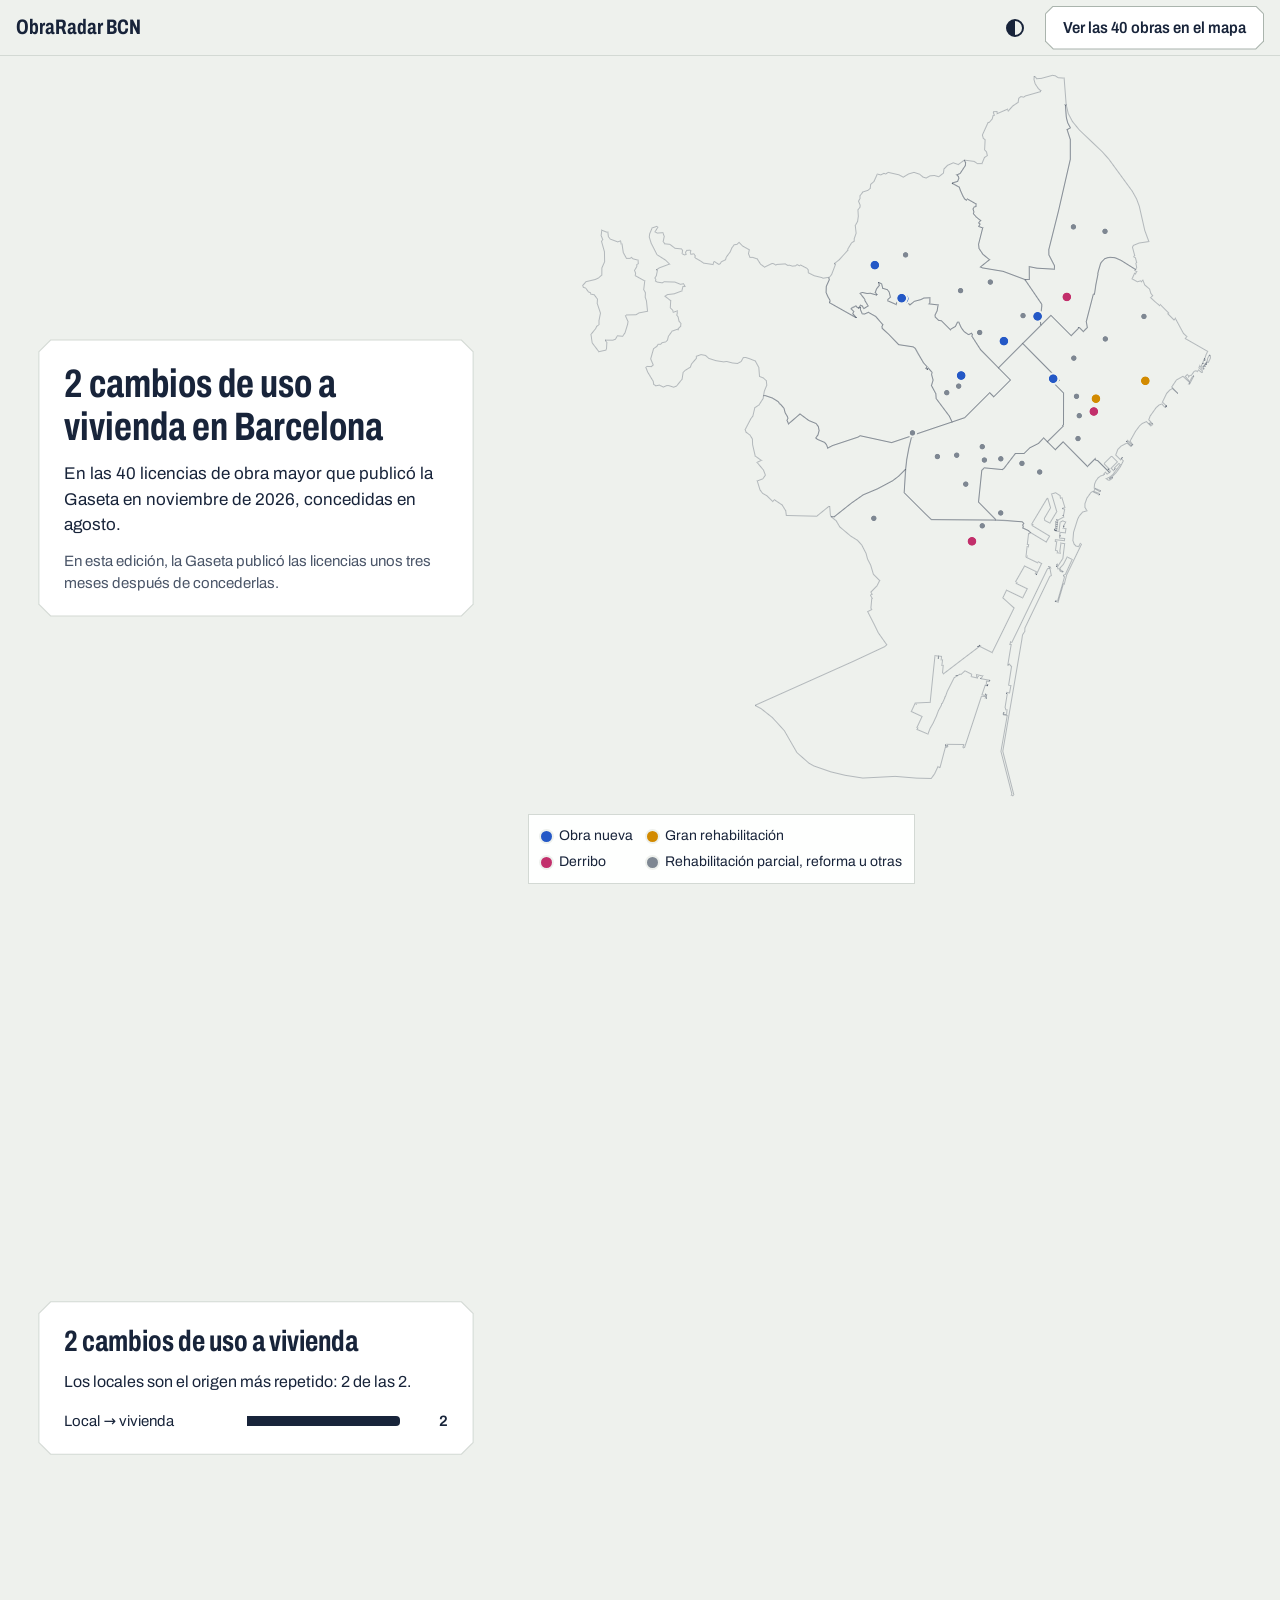
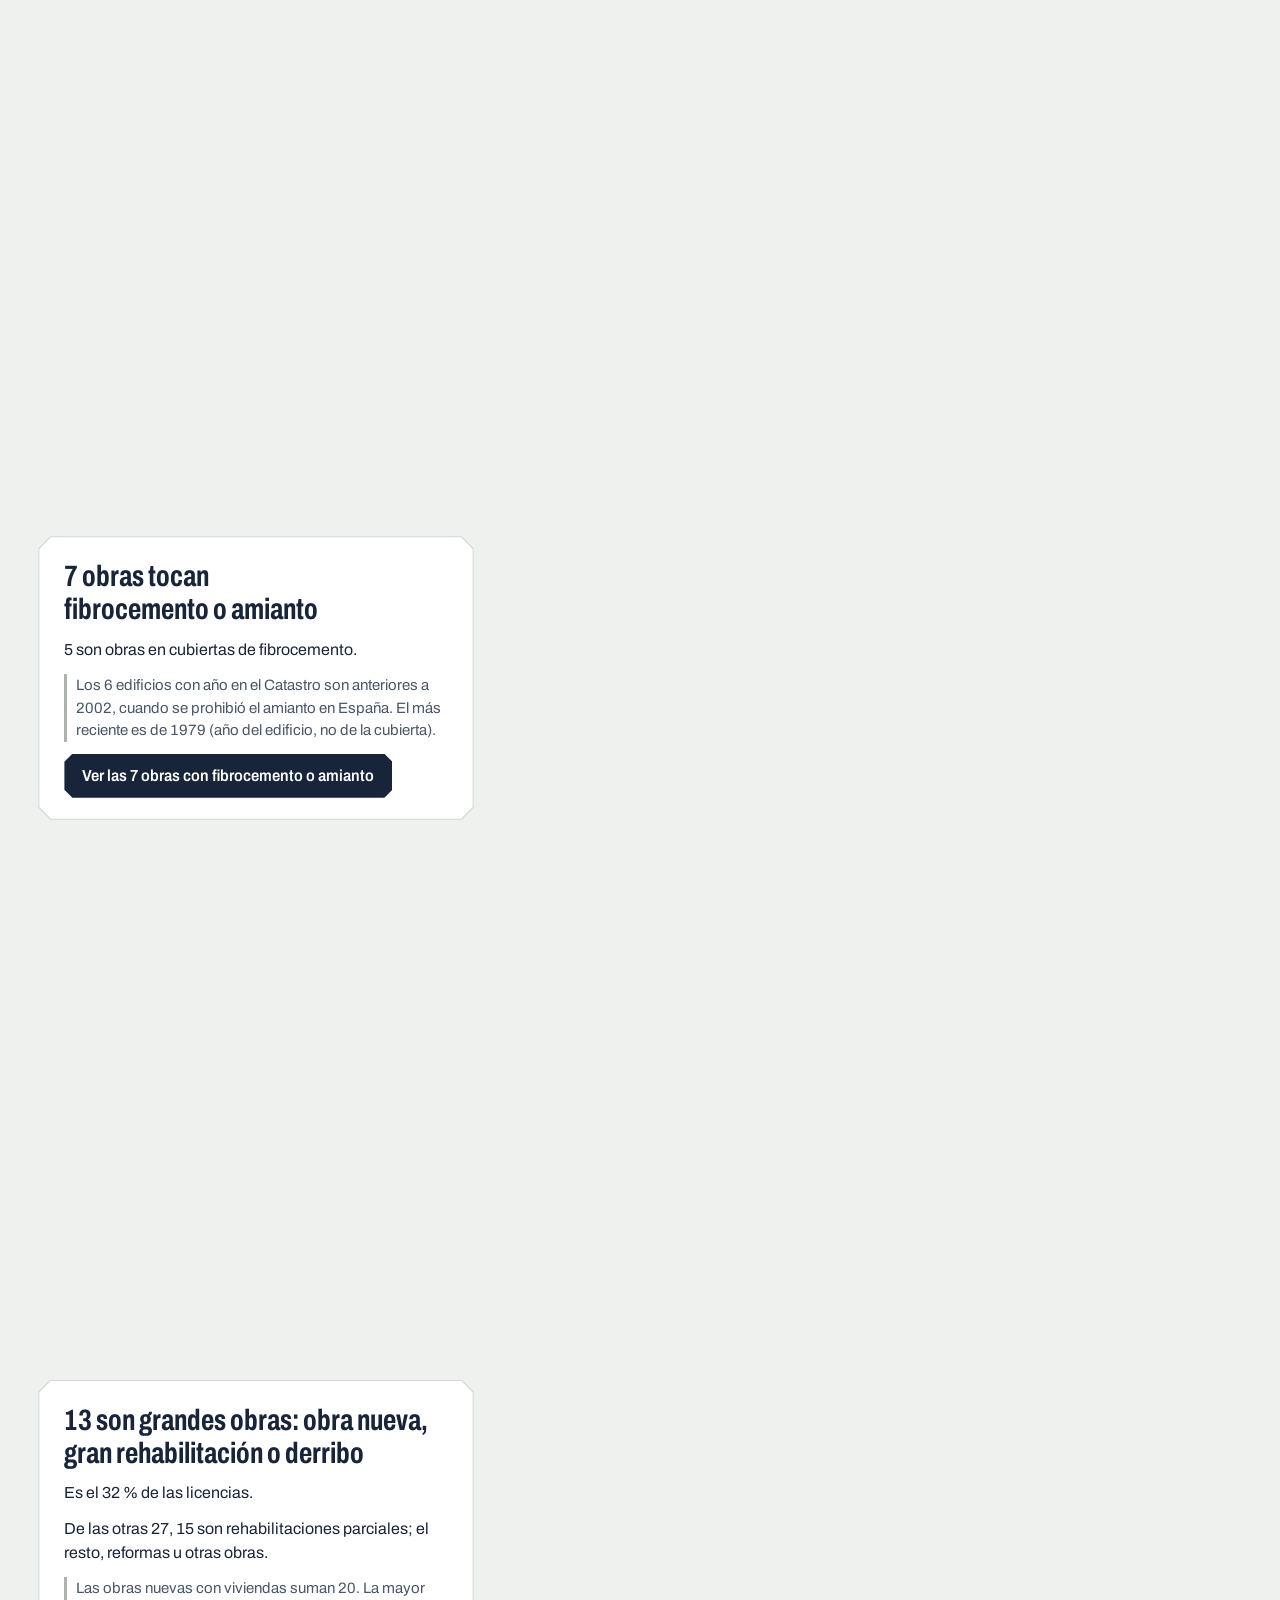
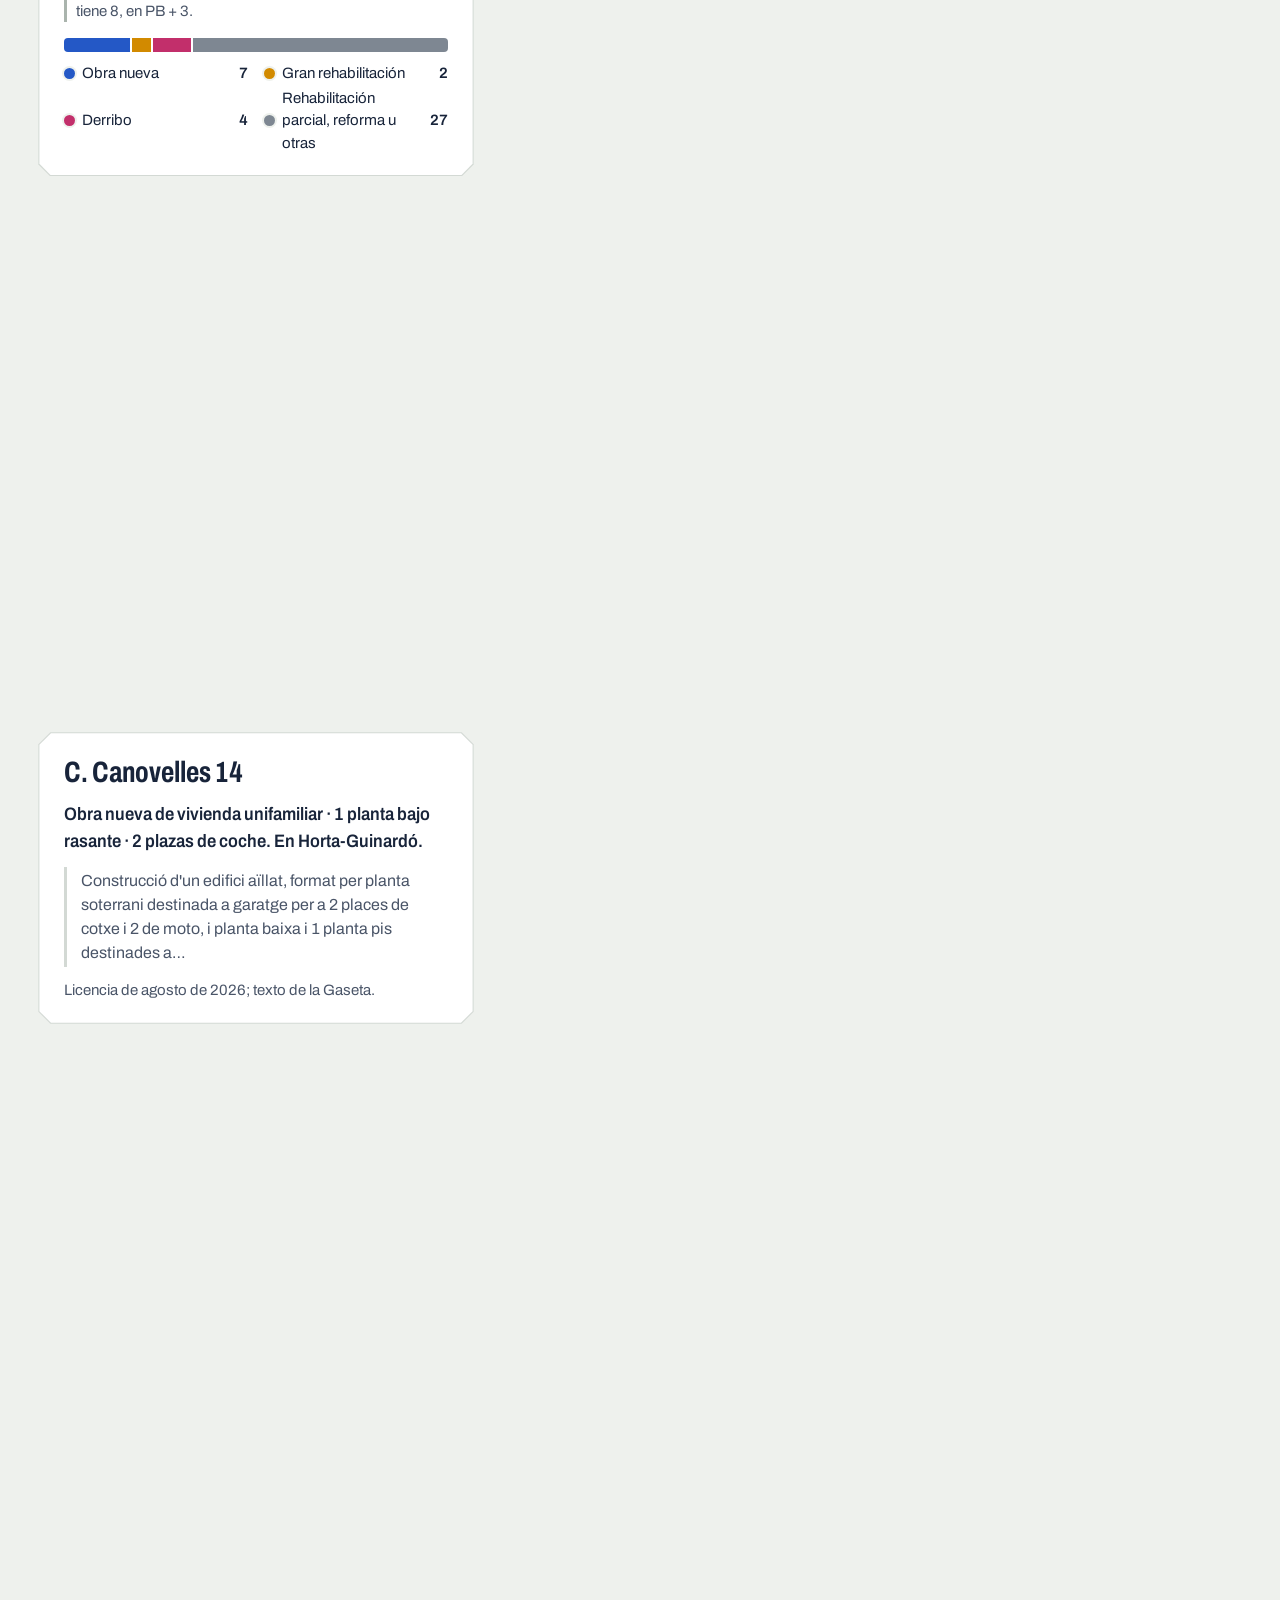
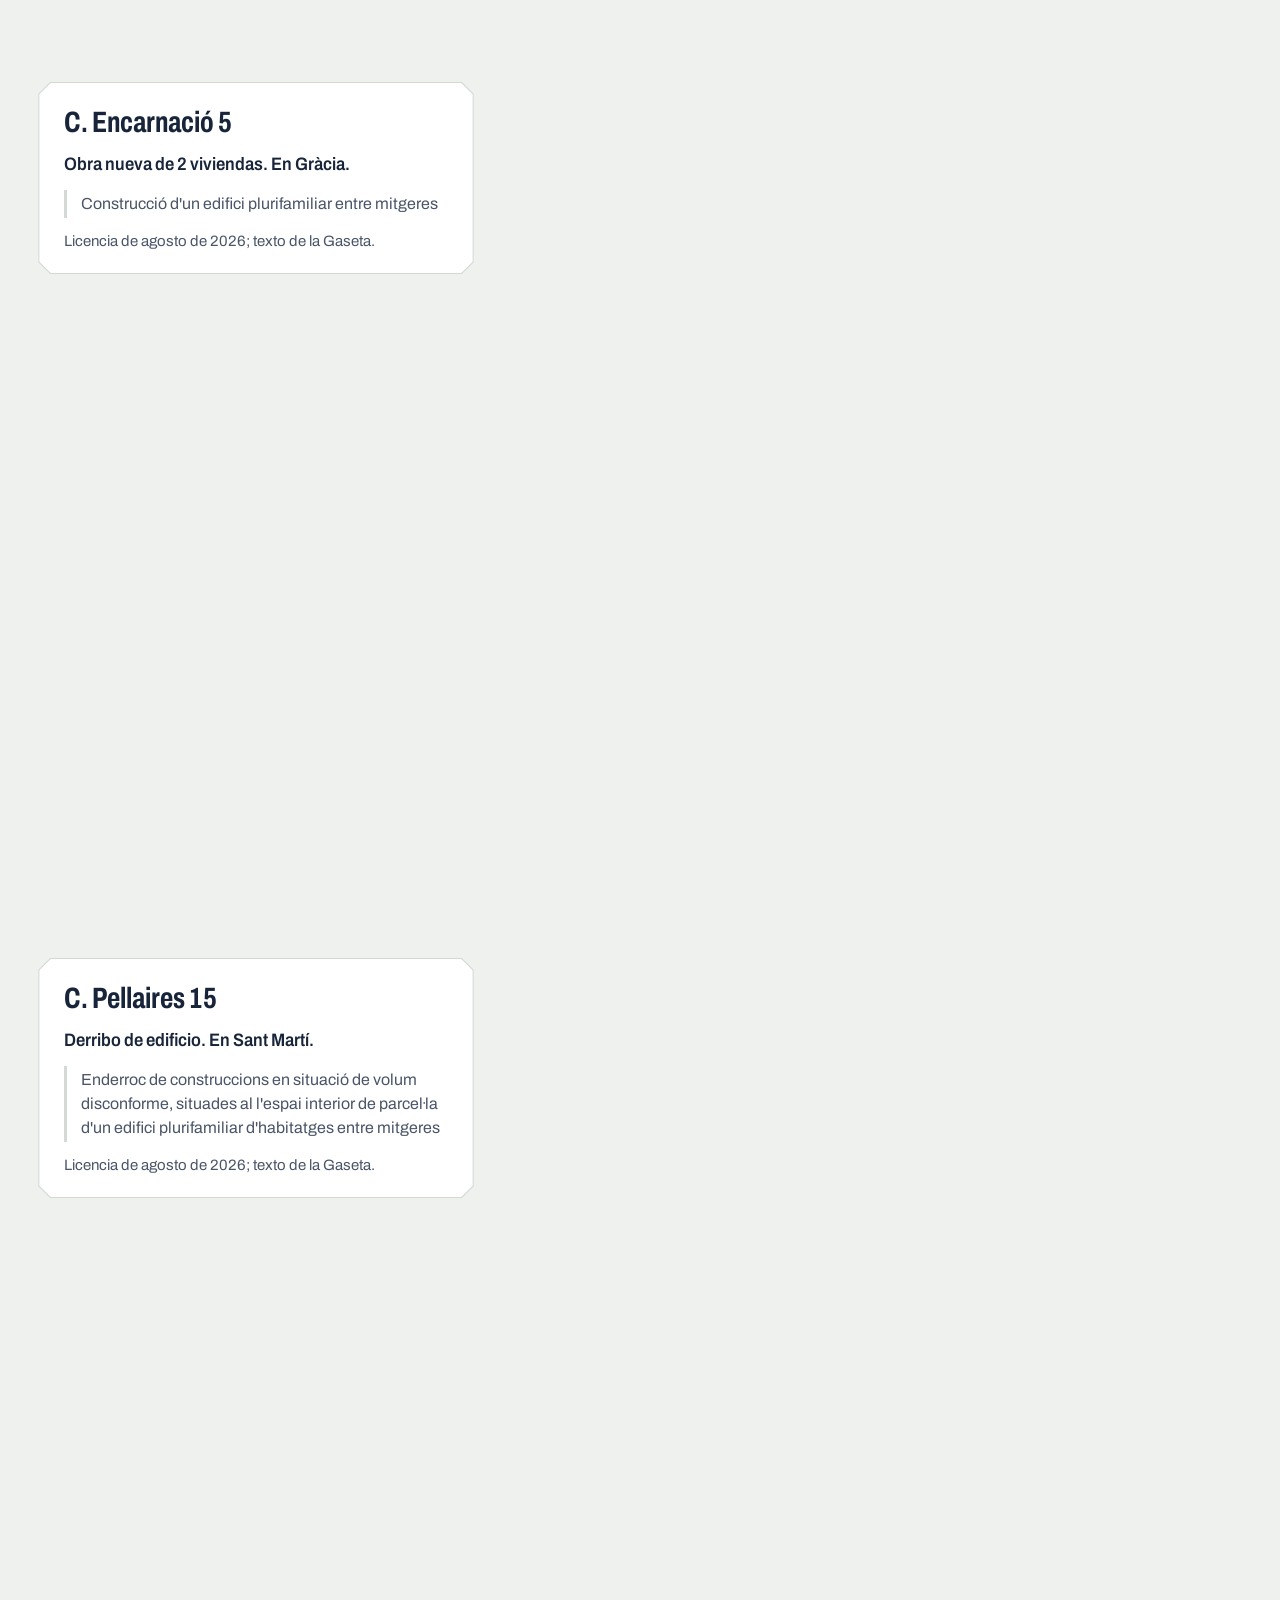
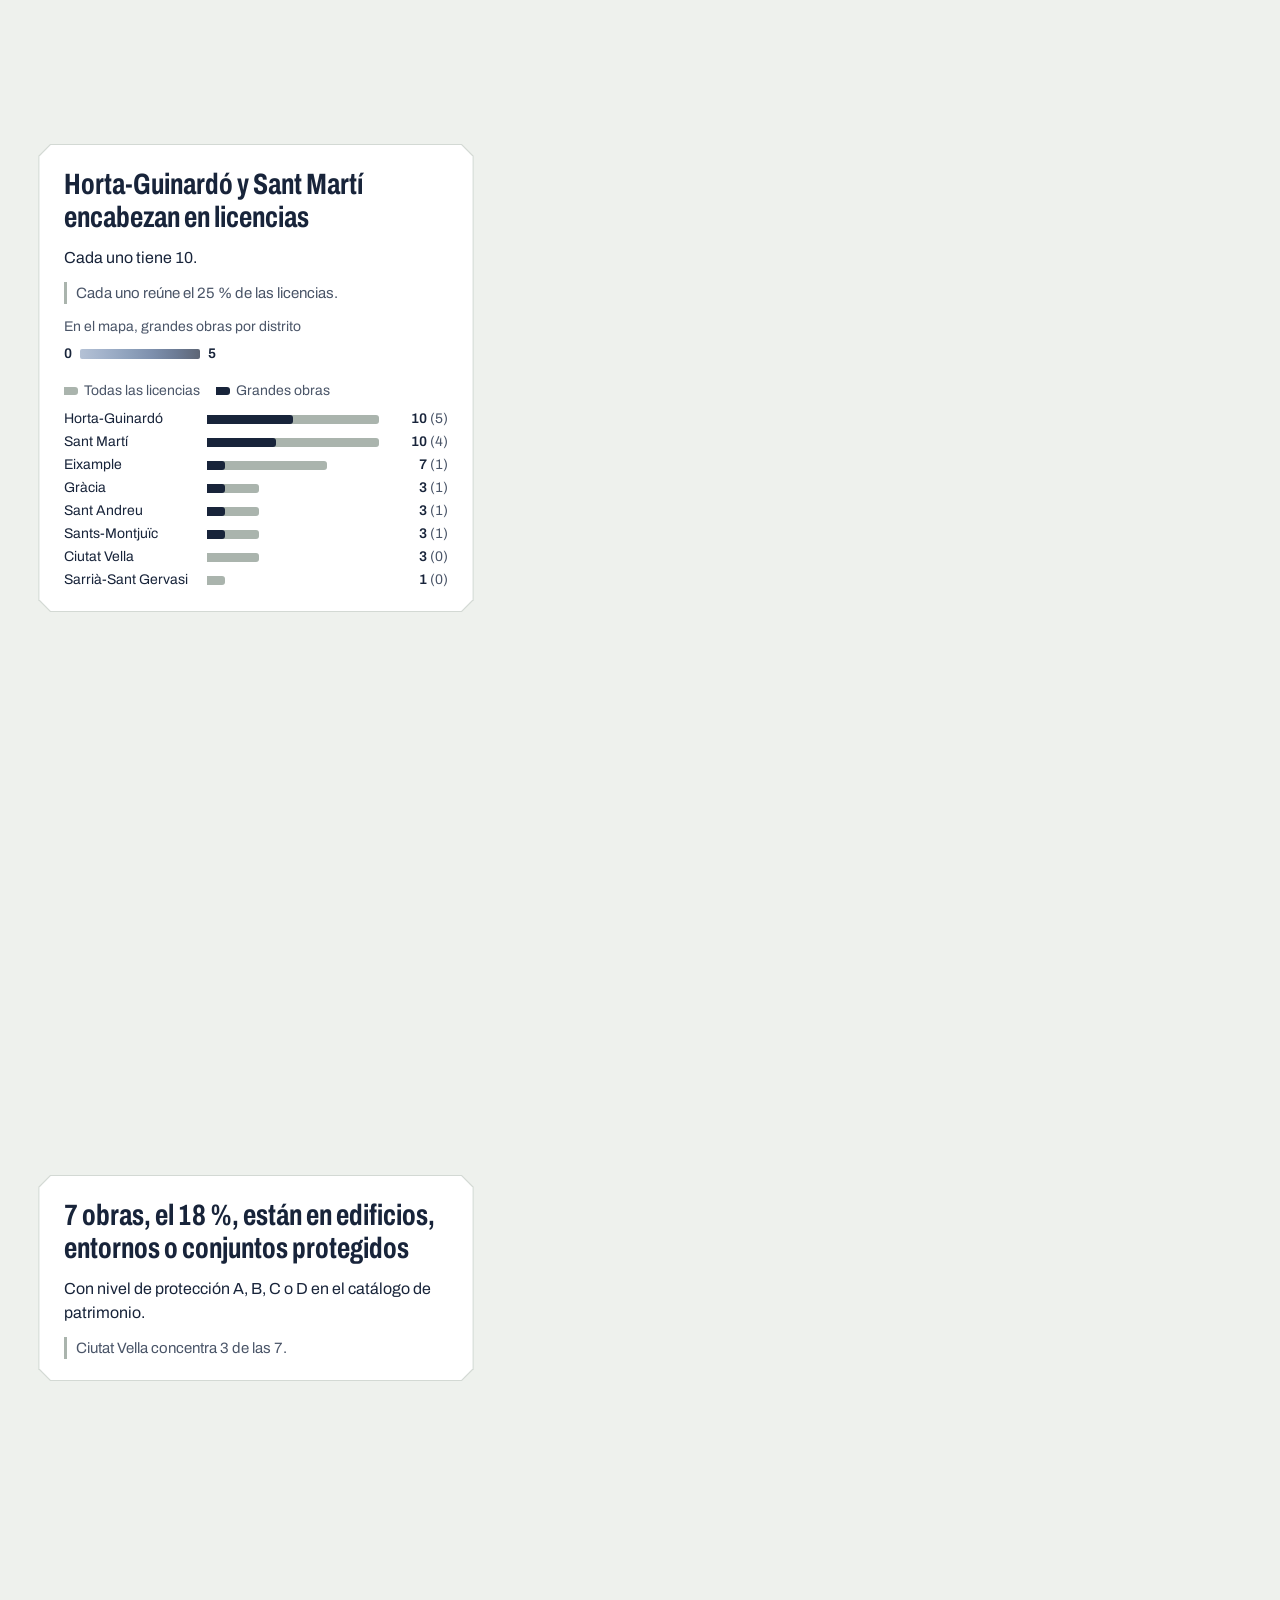
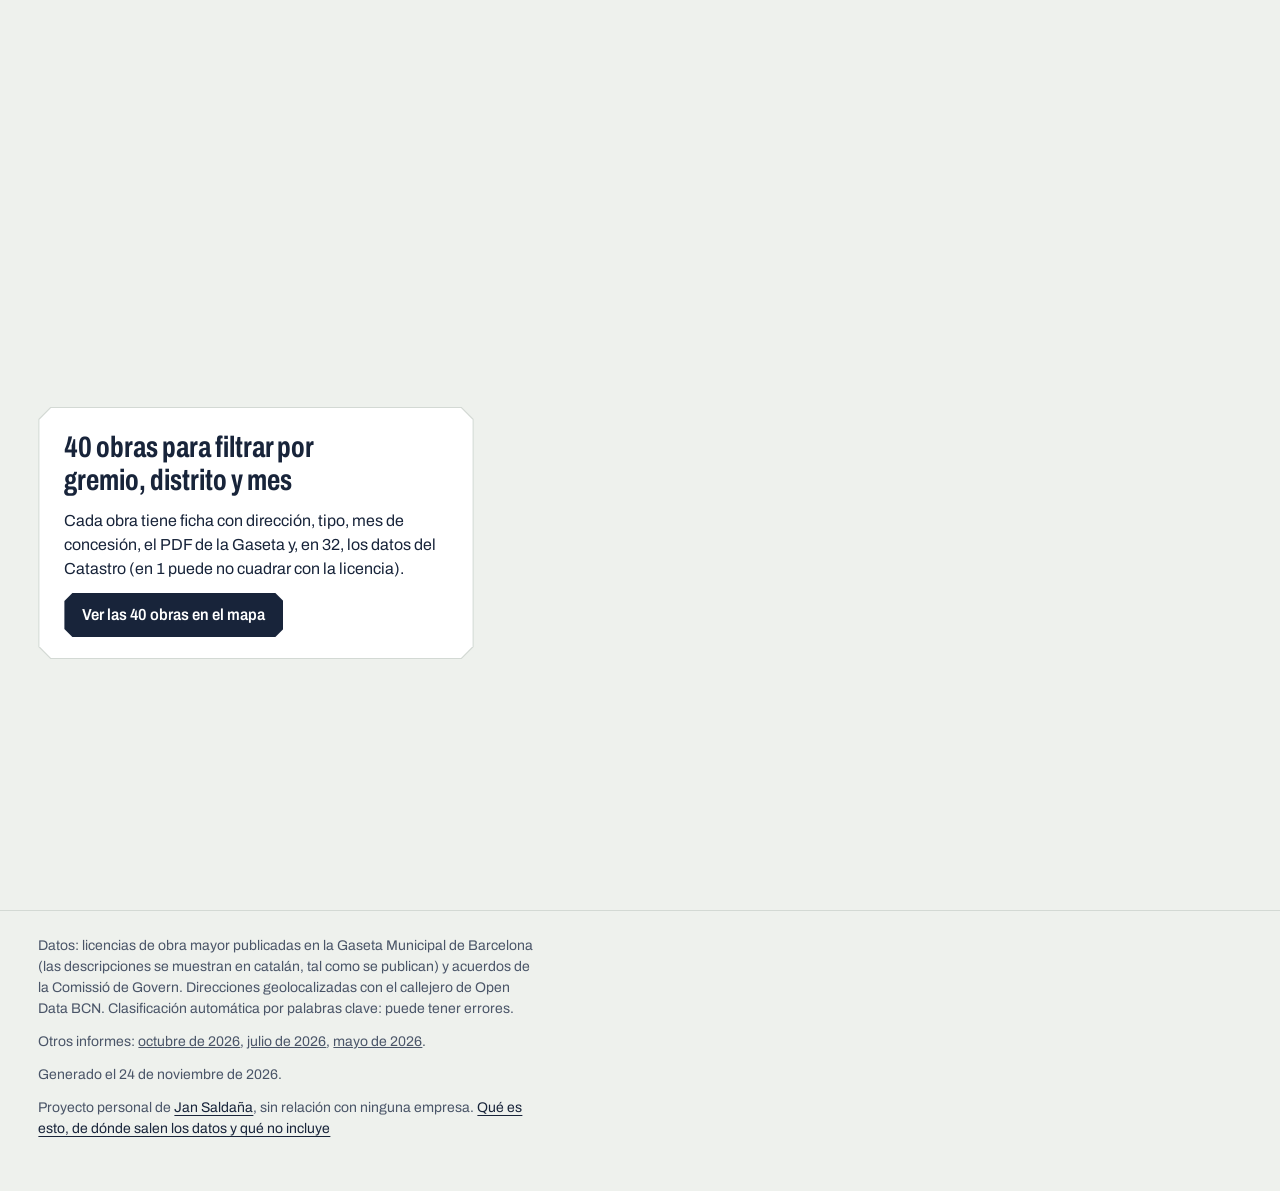
<file: informe.html>
<!doctype html>
<html lang="es">
<head>
<meta charset="utf-8">
<meta name="viewport" content="width=device-width, initial-scale=1">
<title>Informe de noviembre de 2026: 2 cambios de uso a vivienda en Barcelona · ObraRadar BCN</title>
<meta name="description" content="Entre las 40 licencias de obra mayor que publicó la Gaseta Municipal de Barcelona en noviembre de 2026. Cada obra, con su dirección y su mes de concesión.">
<meta property="og:type" content="article">
<meta property="og:locale" content="es_ES">
<meta property="og:site_name" content="ObraRadar BCN">
<meta property="og:title" content="2 cambios de uso a vivienda en Barcelona">
<meta property="og:description" content="Entre las 40 licencias de obra mayor que publicó la Gaseta Municipal de Barcelona en noviembre de 2026. Cada obra, con su dirección y su mes de concesión.">
<meta property="og:url" content="https://jaans21.github.io/obraradar-web/informe.html">
<meta property="og:image" content="https://jaans21.github.io/obraradar-web/og.png">
<meta property="og:image:width" content="1200">
<meta property="og:image:height" content="630">
<meta property="og:image:alt" content="Mapa de Barcelona con las 40 obras con licencia, coloreadas por tipo">
<meta name="twitter:card" content="summary_large_image">
<meta name="twitter:title" content="2 cambios de uso a vivienda en Barcelona">
<meta name="twitter:description" content="Entre las 40 licencias de obra mayor que publicó la Gaseta Municipal de Barcelona en noviembre de 2026. Cada obra, con su dirección y su mes de concesión.">
<meta name="twitter:image" content="https://jaans21.github.io/obraradar-web/og.png">
<script>/* tema antes de pintar (evita el destello); la imagen ?og siempre en claro */try{var t=/[?&]og(=|&|$)/.test(location.search)?"light":localStorage.getItem("obraradar-tema");if(t)document.documentElement.dataset.theme=t}catch(e){}</script>
<link rel="preload" href="static/fonts/archivo-latin.woff2" as="font" type="font/woff2" crossorigin>
<link rel="preload" href="data/obras-2026-11.geojson" as="fetch" crossorigin>
<link rel="preload" href="static/glyphs/Noto%20Sans%20Regular/0-255.pbf" as="fetch" crossorigin>
<link rel="modulepreload" href="informe.js">
<link rel="modulepreload" href="map.js">
<link rel="modulepreload" href="relato.js">
<link rel="stylesheet" href="static/vendor/maplibre-gl.css">
<link rel="stylesheet" href="app.css">
<script>window.OBRARADAR_CONFIG = {"site_url": "https://jaans21.github.io/obraradar-web/", "goatcounter": "jaans21", "form_url": "https://docs.google.com/forms/d/e/1FAIpQLSfoLJAF0fY9p114rxvaI1TaD9tEE9CGtsOlDJRbzCrVrHQjbw/viewform?usp=publish-editor", "author_name": "Jan Saldaña", "author_url": "https://www.linkedin.com/in/jansalda%C3%B1a/"}; window.OBRARADAR_INFORME = "2026-11";</script>
</head>
<body class="pagina-informe">
<a class="saltar" href="index.html">Ir al mapa de obras</a>
<!-- móvil: las tarjetas pasan por encima del mapa y tapaban su atribución; esta va encima de todo -->
<p class="atrib-movil">Mapa: <a href="https://www.openstreetmap.org/copyright" target="_blank" rel="noopener">© OpenStreetMap</a> y <a href="https://protomaps.com" target="_blank" rel="noopener">Protomaps</a></p>

<header class="barra">
  <a class="marca" href="index.html">ObraRadar BCN</a>
  <div class="barra-acciones">
    <button type="button" class="tema-boton" data-tema hidden aria-label="Cambiar a modo oscuro" title="Cambiar a modo oscuro"><span aria-hidden="true"></span></button>
    <a class="boton boton-claro chaflan" href="index.html#m=ed-2026-11"><span class="solo-ancho">Ver las 40 obras en el mapa</span><span class="solo-movil">Ver las 40 obras</span></a>
  </div>
  <div class="progreso" aria-hidden="true"><span></span></div>
</header>

<main>
  <div class="relato" id="relato">
    <div class="escenario" id="escenario">
      <div id="mapa" class="mapa" role="img" aria-label="Mapa de Barcelona con las obras que cuenta cada paso del informe"></div>
      <aside class="leyenda" aria-label="Leyenda del mapa">
        <ul>
          <li><span class="punto punto-obra_nova" aria-hidden="true"></span>Obra nueva</li>
          <li><span class="punto punto-gran_rehabilitacio" aria-hidden="true"></span>Gran rehabilitación</li>
          <li><span class="punto punto-enderroc" aria-hidden="true"></span>Derribo</li>
          <li><span class="punto punto-altres" aria-hidden="true"></span>Rehabilitación parcial, reforma u otras</li>
        </ul>
      </aside>
    </div>

    <div class="pasos">
      <section class="paso paso-entrada" data-paso="entrada">
        <div class="tarjeta chaflan">
          <!-- el H1 es el gancho (titular elegido por el copywriter entre 3, 2ª crítica); el inventario,
               en la línea de contexto -->
          <h1>2 cambios de uso a vivienda en Barcelona</h1>
          <p class="contexto">En las 40 licencias de obra mayor que publicó la Gaseta en noviembre de 2026, concedidas en agosto. </p>
          
          <p></p>
          <p class="nota">En esta edición, la Gaseta publicó las licencias unos tres meses después de concederlas.</p>
        </div>
      </section>

      <section class="paso" data-paso="canvi">
        <div class="tarjeta chaflan">
          <h2>2 cambios de uso a vivienda</h2>
          <p>Los locales son el origen más repetido: 2 de las 2.</p>
          <p class="lectura"></p>
          <figure class="grafico" aria-label="Cambios de uso a vivienda, por origen">
            <ul class="flujos"><li><span class="fl-nombre">Local → vivienda</span><span class="fl-barra" style="--v:1.0000" aria-hidden="true"></span><span class="fl-num">2</span></li></ul>
          </figure>
          <p class="nota"></p>
        </div>
      </section>

      <section class="paso" data-paso="amiant">
        <div class="tarjeta chaflan">
          <h2>7 obras tocan fibrocemento o amianto</h2>
          <p>5 son obras en cubiertas de fibrocemento.</p>
          <p class="lectura">Los 6 edificios con año en el Catastro son anteriores a 2002, cuando se prohibió el amianto en España. El más reciente es de 1979 (año del edificio, no de la cubierta).</p>
          <a class="boton chaflan" href="index.html#m=ed-2026-11&amp;g=amianto">Ver las 7 obras con fibrocemento o amianto</a>
        </div>
      </section>


      <section class="paso" data-paso="tipos">
        <div class="tarjeta chaflan">
          <h2>13 son grandes obras: obra nueva, gran rehabilitación o derribo</h2>
          <p>Es el 32 % de las licencias.</p>
          <p></p>
          <p>De las otras 27, 15 son rehabilitaciones parciales; el resto, reformas u otras obras.</p>
          <p class="lectura">Las obras nuevas con viviendas suman 20. La mayor tiene 8, en PB + 3.</p>
          <figure class="grafico" aria-label="Licencias por tipo de obra">
            <div class="tipos-barra"><span class="seg seg-obra_nova" style="flex-grow:7" title="Obra nueva: 7"></span><span class="seg seg-gran_rehabilitacio" style="flex-grow:2" title="Gran rehabilitación: 2"></span><span class="seg seg-enderroc" style="flex-grow:4" title="Derribo: 4"></span><span class="seg seg-altres" style="flex-grow:27" title="Rehabilitación parcial, reforma u otras: 27"></span></div>
            <ul class="tipos-leyenda"><li><span class="punto punto-obra_nova" aria-hidden="true"></span>Obra nueva <strong>7</strong></li><li><span class="punto punto-gran_rehabilitacio" aria-hidden="true"></span>Gran rehabilitación <strong>2</strong></li><li><span class="punto punto-enderroc" aria-hidden="true"></span>Derribo <strong>4</strong></li><li><span class="punto punto-altres" aria-hidden="true"></span>Rehabilitación parcial, reforma u otras <strong>27</strong></li></ul>
          </figure>
        </div>
      </section>

      <section class="paso" data-paso="grande" data-uid="2026-08-c-canovelles-14"><div class="tarjeta chaflan"><h2>C. Canovelles 14</h2><p class="frase">Obra nueva de vivienda unifamiliar · 1 planta bajo rasante · 2 plazas de coche. En Horta-Guinardó.</p><blockquote lang="ca" class="cita">Construcció d&#x27;un edifici aïllat, format per planta soterrani destinada a garatge per a 2 places de cotxe i 2 de moto, i planta baixa i 1 planta pis destinades a…</blockquote><p class="nota">Licencia de agosto de 2026; texto de la Gaseta.</p></div></section><section class="paso" data-paso="grande" data-uid="2026-08-c-encarnacio-5"><div class="tarjeta chaflan"><h2>C. Encarnació 5</h2><p class="frase">Obra nueva de 2 viviendas. En Gràcia.</p><blockquote lang="ca" class="cita">Construcció d&#x27;un edifici plurifamiliar entre mitgeres</blockquote><p class="nota">Licencia de agosto de 2026; texto de la Gaseta.</p></div></section><section class="paso" data-paso="grande" data-uid="2026-08-c-pellaires-15"><div class="tarjeta chaflan"><h2>C. Pellaires 15</h2><p class="frase">Derribo de edificio. En Sant Martí.</p><blockquote lang="ca" class="cita">Enderroc de construccions en situació de volum disconforme, situades al l&#x27;espai interior de parcel·la d&#x27;un edifici plurifamiliar d&#x27;habitatges entre mitgeres</blockquote><p class="nota">Licencia de agosto de 2026; texto de la Gaseta.</p></div></section>
      <section class="paso" data-paso="distritos">
        <div class="tarjeta chaflan">
          <h2>Horta-Guinardó y Sant Martí encabezan en licencias</h2>
          <p>Cada uno tiene 10.</p>
          <p class="lectura lectura-dist">Cada uno reúne el 25 % de las licencias.</p>
          <div class="rampa-leyenda" aria-label="En el mapa, el color del distrito indica cuántas grandes obras tiene">
            <span class="rampa-txt">En el mapa, grandes obras por distrito</span>
            <span class="rampa-escala"><span>0</span><span class="rampa-barra" aria-hidden="true"></span><span>5</span></span>
          </div>
          <figure class="grafico" aria-label="Licencias por distrito: todas y grandes obras">
            <ul class="rk-leyenda" aria-hidden="true">
              <li><span class="muestra muestra-total"></span>Todas las licencias</li>
              <li><span class="muestra muestra-grandes"></span>Grandes obras</li>
            </ul>
            <ol class="ranking"><li><span class="rk-nombre">Horta-Guinardó</span><span class="rk-barra" style="--t:1.0000;--g:0.5000" aria-hidden="true"><span class="rk-g"></span></span><span class="rk-num">10 <span class="rk-num-g">(5)</span></span></li><li><span class="rk-nombre">Sant Martí</span><span class="rk-barra" style="--t:1.0000;--g:0.4000" aria-hidden="true"><span class="rk-g"></span></span><span class="rk-num">10 <span class="rk-num-g">(4)</span></span></li><li><span class="rk-nombre">Eixample</span><span class="rk-barra" style="--t:0.7000;--g:0.1000" aria-hidden="true"><span class="rk-g"></span></span><span class="rk-num">7 <span class="rk-num-g">(1)</span></span></li><li><span class="rk-nombre">Gràcia</span><span class="rk-barra" style="--t:0.3000;--g:0.1000" aria-hidden="true"><span class="rk-g"></span></span><span class="rk-num">3 <span class="rk-num-g">(1)</span></span></li><li><span class="rk-nombre">Sant Andreu</span><span class="rk-barra" style="--t:0.3000;--g:0.1000" aria-hidden="true"><span class="rk-g"></span></span><span class="rk-num">3 <span class="rk-num-g">(1)</span></span></li><li><span class="rk-nombre">Sants-Montjuïc</span><span class="rk-barra" style="--t:0.3000;--g:0.1000" aria-hidden="true"><span class="rk-g"></span></span><span class="rk-num">3 <span class="rk-num-g">(1)</span></span></li><li><span class="rk-nombre">Ciutat Vella</span><span class="rk-barra" style="--t:0.3000;--g:0.0000" aria-hidden="true"><span class="rk-g"></span></span><span class="rk-num">3 <span class="rk-num-g">(0)</span></span></li><li><span class="rk-nombre">Sarrià-Sant Gervasi</span><span class="rk-barra" style="--t:0.1000;--g:0.0000" aria-hidden="true"><span class="rk-g"></span></span><span class="rk-num">1 <span class="rk-num-g">(0)</span></span></li></ol>
            <p class="rk-nota-movil">Los 5 distritos con más licencias; el resto, en el filtro de distrito del mapa.</p>
          </figure>
        </div>
      </section>

      <section class="paso" data-paso="patrimoni">
        <div class="tarjeta chaflan">
          <h2>7 obras, el 18 %, están en edificios, entornos o conjuntos protegidos</h2>
          <p>Con nivel de protección A, B, C o D en el catálogo de patrimonio.</p>
          <p class="lectura">Ciutat Vella concentra 3 de las 7.</p>
        </div>
      </section>

      <section class="paso paso-final" data-paso="explorar">
        <div class="tarjeta chaflan">
          <h2>40 obras para filtrar por gremio, distrito y mes</h2>
          <p>Cada obra tiene ficha con dirección, tipo, mes de concesión, el PDF de la Gaseta y, en 32, los datos del Catastro (en 1 puede no cuadrar con la licencia).</p>
          <a class="boton chaflan" href="index.html#m=ed-2026-11">Ver las 40 obras en el mapa</a>
        </div>
      </section>
    </div>
  </div>
</main>

<footer class="pie">
  <p>Datos: licencias de obra mayor publicadas en la Gaseta Municipal de Barcelona (las descripciones se muestran en catalán, tal como se publican) y acuerdos de la Comissió de Govern. Direcciones geolocalizadas con el callejero de Open Data BCN. Clasificación automática por palabras clave: puede tener errores.</p>
  <p>Otros informes: <a href="informe-2026-10.html">octubre de 2026</a>, <a href="informe-2026-07.html">julio de 2026</a>, <a href="informe-2026-05.html">mayo de 2026</a>.</p>
  <p>Generado el 24 de noviembre de 2026.</p>
  <p class="autoria">Proyecto personal de <a href="https://www.linkedin.com/in/jansalda%C3%B1a/" target="_blank" rel="author noopener">Jan Saldaña</a>, sin relación con ninguna empresa. <a href="que-es.html">Qué es esto, de dónde salen los datos y qué no incluye</a></p>
</footer>

<script src="static/vendor/maplibre-gl.js"></script>
<script src="static/vendor/pmtiles.js"></script>
<script src="static/vendor/protomaps-basemaps.js"></script>
<script type="module" src="informe.js"></script>
</body>
</html>
</file>
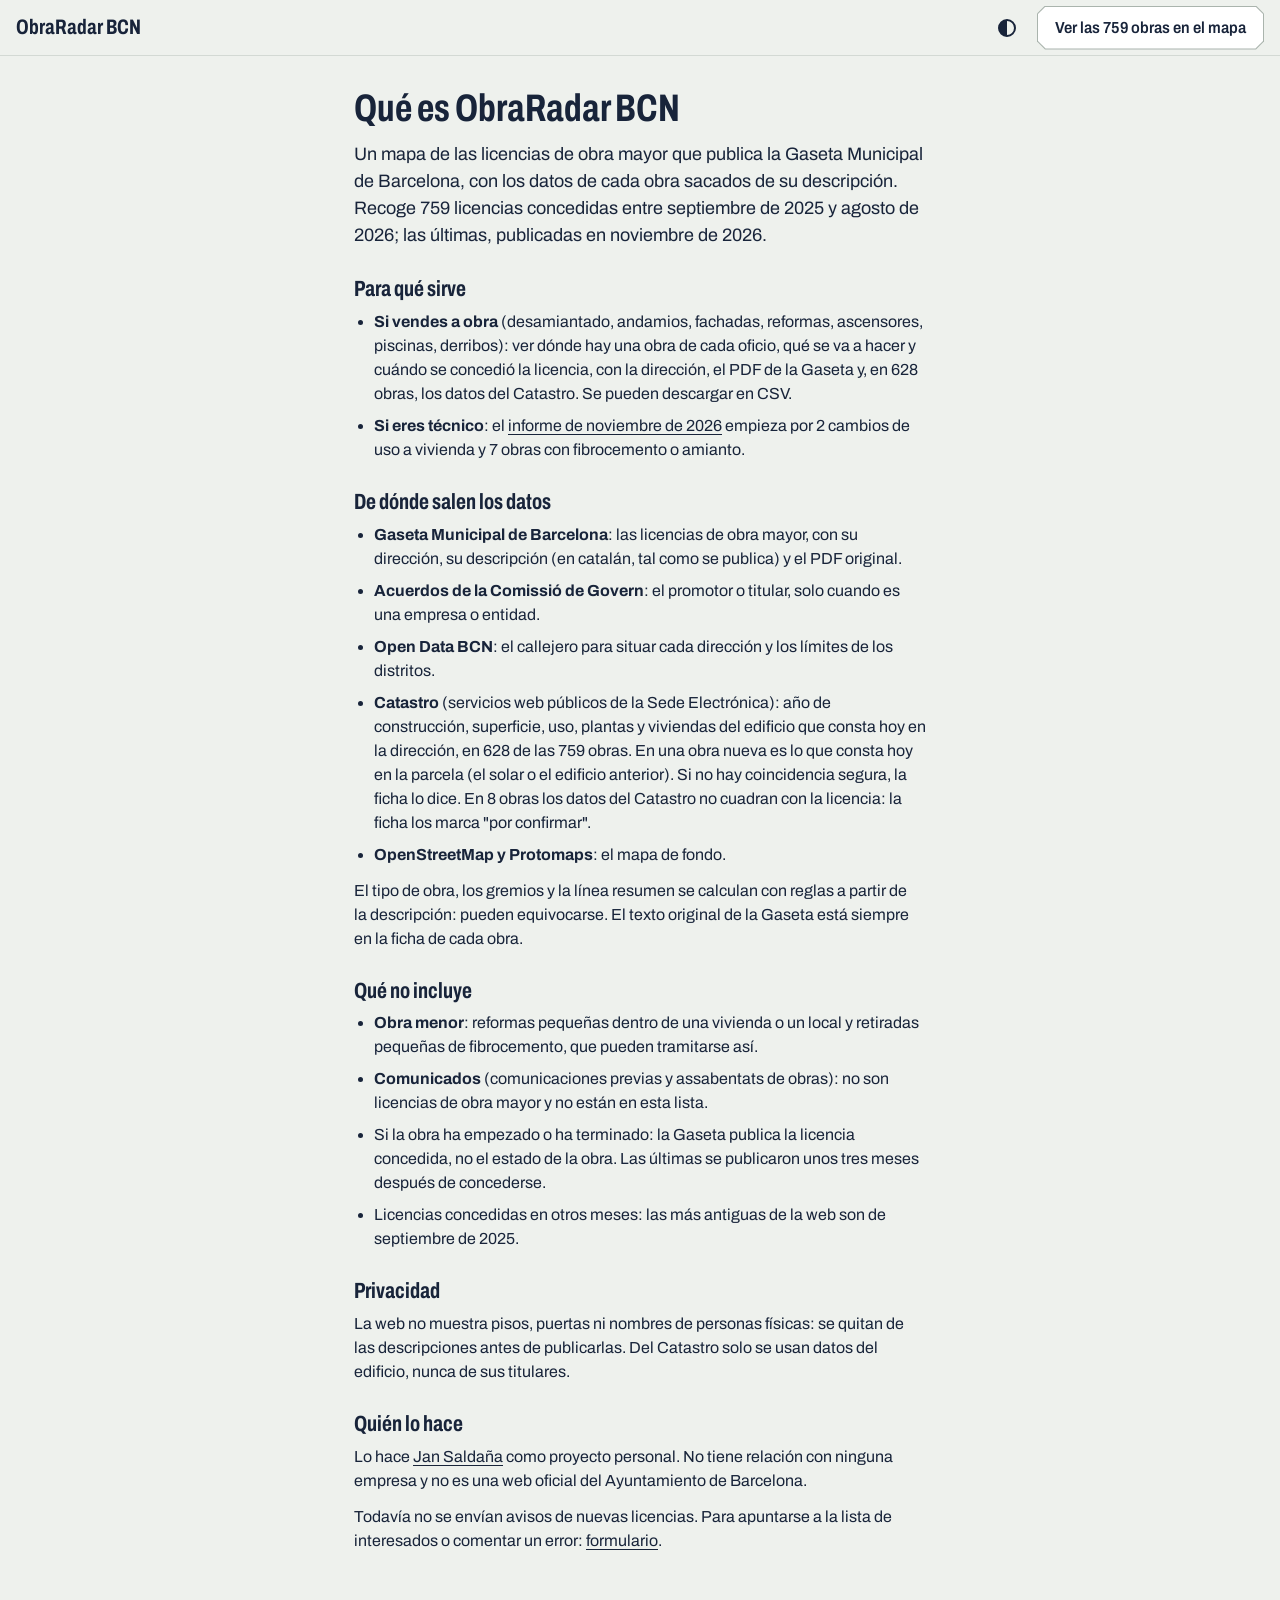
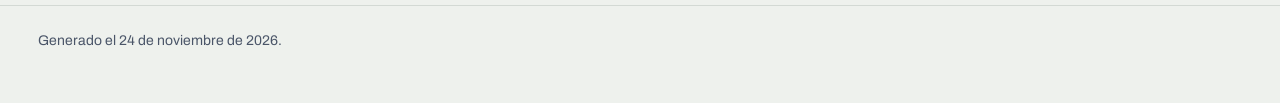
<file: que-es.html>
<!doctype html>
<html lang="es">
<head>
<meta charset="utf-8">
<meta name="viewport" content="width=device-width, initial-scale=1">
<title>Qué es ObraRadar BCN: fuentes y límites de las 759 licencias</title>
<meta name="description" content="Quién hace ObraRadar BCN, de dónde salen los datos de las 759 licencias de obra mayor y qué no incluye.">
<script>/* tema antes de pintar (evita el destello) */try{var t=localStorage.getItem("obraradar-tema");if(t)document.documentElement.dataset.theme=t}catch(e){}</script>
<link rel="preload" href="static/fonts/archivo-latin.woff2" as="font" type="font/woff2" crossorigin>
<link rel="stylesheet" href="app.css">
<script>window.OBRARADAR_CONFIG = {"site_url": "https://jaans21.github.io/obraradar-web/", "goatcounter": "jaans21", "form_url": "https://docs.google.com/forms/d/e/1FAIpQLSfoLJAF0fY9p114rxvaI1TaD9tEE9CGtsOlDJRbzCrVrHQjbw/viewform?usp=publish-editor", "author_name": "Jan Saldaña", "author_url": "https://www.linkedin.com/in/jansalda%C3%B1a/"};</script>
</head>
<body class="pagina-texto">
<header class="barra">
  <a class="marca" href="index.html">ObraRadar BCN</a>
  <div class="barra-acciones">
    <button type="button" class="tema-boton" data-tema hidden aria-label="Cambiar a modo oscuro" title="Cambiar a modo oscuro"><span aria-hidden="true"></span></button>
    <a class="boton boton-claro chaflan" href="index.html#explorador"><span class="solo-ancho">Ver las 759 obras en el mapa</span><span class="solo-movil">Ver las 759 obras</span></a>
  </div>
</header>

<main class="texto">
  <h1>Qué es ObraRadar BCN</h1>
  <p class="entradilla">Un mapa de las licencias de obra mayor que publica la Gaseta Municipal de Barcelona, con los datos de cada obra sacados de su descripción. Recoge 759 licencias concedidas entre septiembre de 2025 y agosto de 2026; las últimas, publicadas en noviembre de 2026.</p>

  <h2>Para qué sirve</h2>
  <ul>
    <li><strong>Si vendes a obra</strong> (desamiantado, andamios, fachadas, reformas, ascensores, piscinas, derribos): ver dónde hay una obra de cada oficio, qué se va a hacer y cuándo se concedió la licencia, con la dirección, el PDF de la Gaseta y, en 628 obras, los datos del Catastro. Se pueden descargar en CSV.</li>
    <li><strong>Si eres técnico</strong>: el <a href="informe.html">informe de noviembre de 2026</a> empieza por 2 cambios de uso a vivienda y 7 obras con fibrocemento o amianto.</li>
  </ul>

  <h2>De dónde salen los datos</h2>
  <ul>
    <li><strong>Gaseta Municipal de Barcelona</strong>: las licencias de obra mayor, con su dirección, su descripción (en catalán, tal como se publica) y el PDF original.</li>
    <li><strong>Acuerdos de la Comissió de Govern</strong>: el promotor o titular, solo cuando es una empresa o entidad.</li>
    <li><strong>Open Data BCN</strong>: el callejero para situar cada dirección y los límites de los distritos.</li>
    <li><strong>Catastro</strong> (servicios web públicos de la Sede Electrónica): año de construcción, superficie, uso, plantas y viviendas del edificio que consta hoy en la dirección, en 628 de las 759 obras. En una obra nueva es lo que consta hoy en la parcela (el solar o el edificio anterior). Si no hay coincidencia segura, la ficha lo dice. En 8 obras los datos del Catastro no cuadran con la licencia: la ficha los marca "por confirmar".</li>
    <li><strong>OpenStreetMap y Protomaps</strong>: el mapa de fondo.</li>
  </ul>
  <p>El tipo de obra, los gremios y la línea resumen se calculan con reglas a partir de la descripción: pueden equivocarse. El texto original de la Gaseta está siempre en la ficha de cada obra.</p>

  <h2>Qué no incluye</h2>
  <ul>
    <li><strong>Obra menor</strong>: reformas pequeñas dentro de una vivienda o un local y retiradas pequeñas de fibrocemento, que pueden tramitarse así.</li>
    <li><strong>Comunicados</strong> (comunicaciones previas y assabentats de obras): no son licencias de obra mayor y no están en esta lista.</li>
    <li>Si la obra ha empezado o ha terminado: la Gaseta publica la licencia concedida, no el estado de la obra. Las últimas se publicaron unos tres meses después de concederse.</li>
    <li>Licencias concedidas en otros meses: las más antiguas de la web son de septiembre de 2025.</li>
  </ul>

  <h2>Privacidad</h2>
  <p>La web no muestra pisos, puertas ni nombres de personas físicas: se quitan de las descripciones antes de publicarlas. Del Catastro solo se usan datos del edificio, nunca de sus titulares.</p>

  <h2>Quién lo hace</h2>
  <p>Lo hace <a href="https://www.linkedin.com/in/jansalda%C3%B1a/" target="_blank" rel="author noopener">Jan Saldaña</a> como proyecto personal. No tiene relación con ninguna empresa y no es una web oficial del Ayuntamiento de Barcelona.</p>
  <p>Todavía no se envían avisos de nuevas licencias. Para apuntarse a la lista de interesados o comentar un error: <a href="https://docs.google.com/forms/d/e/1FAIpQLSfoLJAF0fY9p114rxvaI1TaD9tEE9CGtsOlDJRbzCrVrHQjbw/viewform?usp=publish-editor" target="_blank" rel="noopener">formulario</a>.</p>
</main>

<footer class="pie">
  <p>Generado el 24 de noviembre de 2026.</p>
</footer>
<script type="module" src="que-es.js"></script>
</body>
</html>
</file>
<file: static/vendor/maplibre-gl.css>
.maplibregl-map{font:12px/20px Helvetica Neue,Arial,Helvetica,sans-serif;overflow:hidden;position:relative;-webkit-tap-highlight-color:rgb(0 0 0/0)}.maplibregl-canvas{left:0;position:absolute;top:0}.maplibregl-map:fullscreen{height:100%;width:100%}.maplibregl-ctrl-group button.maplibregl-ctrl-compass{touch-action:none}.maplibregl-canvas-container.maplibregl-interactive,.maplibregl-ctrl-group button.maplibregl-ctrl-compass{cursor:grab;-webkit-user-select:none;-moz-user-select:none;user-select:none}.maplibregl-canvas-container.maplibregl-interactive.maplibregl-track-pointer{cursor:pointer}.maplibregl-canvas-container.maplibregl-interactive:active,.maplibregl-ctrl-group button.maplibregl-ctrl-compass:active{cursor:grabbing}.maplibregl-canvas-container.maplibregl-touch-zoom-rotate,.maplibregl-canvas-container.maplibregl-touch-zoom-rotate .maplibregl-canvas{touch-action:pan-x pan-y}.maplibregl-canvas-container.maplibregl-touch-drag-pan,.maplibregl-canvas-container.maplibregl-touch-drag-pan .maplibregl-canvas{touch-action:pinch-zoom}.maplibregl-canvas-container.maplibregl-touch-zoom-rotate.maplibregl-touch-drag-pan,.maplibregl-canvas-container.maplibregl-touch-zoom-rotate.maplibregl-touch-drag-pan .maplibregl-canvas{touch-action:none}.maplibregl-canvas-container.maplibregl-touch-drag-pan.maplibregl-cooperative-gestures,.maplibregl-canvas-container.maplibregl-touch-drag-pan.maplibregl-cooperative-gestures .maplibregl-canvas{touch-action:pan-x pan-y}.maplibregl-ctrl-bottom-left,.maplibregl-ctrl-bottom-right,.maplibregl-ctrl-top-left,.maplibregl-ctrl-top-right{pointer-events:none;position:absolute;z-index:2}.maplibregl-ctrl-top-left{left:0;top:0}.maplibregl-ctrl-top-right{right:0;top:0}.maplibregl-ctrl-bottom-left{bottom:0;left:0}.maplibregl-ctrl-bottom-right{bottom:0;right:0}.maplibregl-ctrl{clear:both;pointer-events:auto;transform:translate(0)}.maplibregl-ctrl-top-left .maplibregl-ctrl{float:left;margin:10px 0 0 10px}.maplibregl-ctrl-top-right .maplibregl-ctrl{float:right;margin:10px 10px 0 0}.maplibregl-ctrl-bottom-left .maplibregl-ctrl{float:left;margin:0 0 10px 10px}.maplibregl-ctrl-bottom-right .maplibregl-ctrl{float:right;margin:0 10px 10px 0}.maplibregl-ctrl-group{background:#fff;border-radius:4px}.maplibregl-ctrl-group:not(:empty){box-shadow:0 0 0 2px rgba(0,0,0,.1)}@media (forced-colors:active){.maplibregl-ctrl-group:not(:empty){box-shadow:0 0 0 2px ButtonText}}.maplibregl-ctrl-group button{background-color:transparent;border:0;box-sizing:border-box;cursor:pointer;display:block;height:29px;outline:none;padding:0;width:29px}.maplibregl-ctrl-group button+button{border-top:1px solid #ddd}.maplibregl-ctrl button .maplibregl-ctrl-icon{background-position:50%;background-repeat:no-repeat;display:block;height:100%;width:100%}@media (forced-colors:active){.maplibregl-ctrl-icon{background-color:transparent}.maplibregl-ctrl-group button+button{border-top:1px solid ButtonText}}.maplibregl-ctrl button::-moz-focus-inner{border:0;padding:0}.maplibregl-ctrl-attrib-button:focus,.maplibregl-ctrl-group button:focus{box-shadow:0 0 2px 2px #0096ff}.maplibregl-ctrl button:disabled{cursor:not-allowed}.maplibregl-ctrl button:disabled .maplibregl-ctrl-icon{opacity:.25}@media (hover:hover){.maplibregl-ctrl button:not(:disabled):hover{background-color:rgba(0,0,0,.05)}}.maplibregl-ctrl button:not(:disabled):active{background-color:rgba(0,0,0,.05)}.maplibregl-ctrl-group button:focus:focus-visible{box-shadow:0 0 2px 2px #0096ff}.maplibregl-ctrl-group button:focus:not(:focus-visible){box-shadow:none}.maplibregl-ctrl-group button:focus:first-child{border-radius:4px 4px 0 0}.maplibregl-ctrl-group button:focus:last-child{border-radius:0 0 4px 4px}.maplibregl-ctrl-group button:focus:only-child{border-radius:inherit}.maplibregl-ctrl button.maplibregl-ctrl-zoom-out .maplibregl-ctrl-icon{background-image:url("data:image/svg+xml;charset=utf-8,%3Csvg xmlns='http://www.w3.org/2000/svg' width='29' height='29' fill='%23333' viewBox='0 0 29 29'%3E%3Cpath d='M10 13c-.75 0-1.5.75-1.5 1.5S9.25 16 10 16h9c.75 0 1.5-.75 1.5-1.5S19.75 13 19 13z'/%3E%3C/svg%3E")}.maplibregl-ctrl button.maplibregl-ctrl-zoom-in .maplibregl-ctrl-icon{background-image:url("data:image/svg+xml;charset=utf-8,%3Csvg xmlns='http://www.w3.org/2000/svg' width='29' height='29' fill='%23333' viewBox='0 0 29 29'%3E%3Cpath d='M14.5 8.5c-.75 0-1.5.75-1.5 1.5v3h-3c-.75 0-1.5.75-1.5 1.5S9.25 16 10 16h3v3c0 .75.75 1.5 1.5 1.5S16 19.75 16 19v-3h3c.75 0 1.5-.75 1.5-1.5S19.75 13 19 13h-3v-3c0-.75-.75-1.5-1.5-1.5'/%3E%3C/svg%3E")}@media (forced-colors:active){.maplibregl-ctrl button.maplibregl-ctrl-zoom-out .maplibregl-ctrl-icon{background-image:url("data:image/svg+xml;charset=utf-8,%3Csvg xmlns='http://www.w3.org/2000/svg' width='29' height='29' fill='%23fff' viewBox='0 0 29 29'%3E%3Cpath d='M10 13c-.75 0-1.5.75-1.5 1.5S9.25 16 10 16h9c.75 0 1.5-.75 1.5-1.5S19.75 13 19 13z'/%3E%3C/svg%3E")}.maplibregl-ctrl button.maplibregl-ctrl-zoom-in .maplibregl-ctrl-icon{background-image:url("data:image/svg+xml;charset=utf-8,%3Csvg xmlns='http://www.w3.org/2000/svg' width='29' height='29' fill='%23fff' viewBox='0 0 29 29'%3E%3Cpath d='M14.5 8.5c-.75 0-1.5.75-1.5 1.5v3h-3c-.75 0-1.5.75-1.5 1.5S9.25 16 10 16h3v3c0 .75.75 1.5 1.5 1.5S16 19.75 16 19v-3h3c.75 0 1.5-.75 1.5-1.5S19.75 13 19 13h-3v-3c0-.75-.75-1.5-1.5-1.5'/%3E%3C/svg%3E")}}@media (forced-colors:active) and (prefers-color-scheme:light){.maplibregl-ctrl button.maplibregl-ctrl-zoom-out .maplibregl-ctrl-icon{background-image:url("data:image/svg+xml;charset=utf-8,%3Csvg xmlns='http://www.w3.org/2000/svg' width='29' height='29' viewBox='0 0 29 29'%3E%3Cpath d='M10 13c-.75 0-1.5.75-1.5 1.5S9.25 16 10 16h9c.75 0 1.5-.75 1.5-1.5S19.75 13 19 13z'/%3E%3C/svg%3E")}.maplibregl-ctrl button.maplibregl-ctrl-zoom-in .maplibregl-ctrl-icon{background-image:url("data:image/svg+xml;charset=utf-8,%3Csvg xmlns='http://www.w3.org/2000/svg' width='29' height='29' viewBox='0 0 29 29'%3E%3Cpath d='M14.5 8.5c-.75 0-1.5.75-1.5 1.5v3h-3c-.75 0-1.5.75-1.5 1.5S9.25 16 10 16h3v3c0 .75.75 1.5 1.5 1.5S16 19.75 16 19v-3h3c.75 0 1.5-.75 1.5-1.5S19.75 13 19 13h-3v-3c0-.75-.75-1.5-1.5-1.5'/%3E%3C/svg%3E")}}.maplibregl-ctrl button.maplibregl-ctrl-fullscreen .maplibregl-ctrl-icon{background-image:url("data:image/svg+xml;charset=utf-8,%3Csvg xmlns='http://www.w3.org/2000/svg' width='29' height='29' fill='%23333' viewBox='0 0 29 29'%3E%3Cpath d='M24 16v5.5c0 1.75-.75 2.5-2.5 2.5H16v-1l3-1.5-4-5.5 1-1 5.5 4 1.5-3zM6 16l1.5 3 5.5-4 1 1-4 5.5 3 1.5v1H7.5C5.75 24 5 23.25 5 21.5V16zm7-11v1l-3 1.5 4 5.5-1 1-5.5-4L6 13H5V7.5C5 5.75 5.75 5 7.5 5zm11 2.5c0-1.75-.75-2.5-2.5-2.5H16v1l3 1.5-4 5.5 1 1 5.5-4 1.5 3h1z'/%3E%3C/svg%3E")}.maplibregl-ctrl button.maplibregl-ctrl-shrink .maplibregl-ctrl-icon{background-image:url("data:image/svg+xml;charset=utf-8,%3Csvg xmlns='http://www.w3.org/2000/svg' width='29' height='29' viewBox='0 0 29 29'%3E%3Cpath d='M18.5 16c-1.75 0-2.5.75-2.5 2.5V24h1l1.5-3 5.5 4 1-1-4-5.5 3-1.5v-1zM13 18.5c0-1.75-.75-2.5-2.5-2.5H5v1l3 1.5L4 24l1 1 5.5-4 1.5 3h1zm3-8c0 1.75.75 2.5 2.5 2.5H24v-1l-3-1.5L25 5l-1-1-5.5 4L17 5h-1zM10.5 13c1.75 0 2.5-.75 2.5-2.5V5h-1l-1.5 3L5 4 4 5l4 5.5L5 12v1z'/%3E%3C/svg%3E")}@media (forced-colors:active){.maplibregl-ctrl button.maplibregl-ctrl-fullscreen .maplibregl-ctrl-icon{background-image:url("data:image/svg+xml;charset=utf-8,%3Csvg xmlns='http://www.w3.org/2000/svg' width='29' height='29' fill='%23fff' viewBox='0 0 29 29'%3E%3Cpath d='M24 16v5.5c0 1.75-.75 2.5-2.5 2.5H16v-1l3-1.5-4-5.5 1-1 5.5 4 1.5-3zM6 16l1.5 3 5.5-4 1 1-4 5.5 3 1.5v1H7.5C5.75 24 5 23.25 5 21.5V16zm7-11v1l-3 1.5 4 5.5-1 1-5.5-4L6 13H5V7.5C5 5.75 5.75 5 7.5 5zm11 2.5c0-1.75-.75-2.5-2.5-2.5H16v1l3 1.5-4 5.5 1 1 5.5-4 1.5 3h1z'/%3E%3C/svg%3E")}.maplibregl-ctrl button.maplibregl-ctrl-shrink .maplibregl-ctrl-icon{background-image:url("data:image/svg+xml;charset=utf-8,%3Csvg xmlns='http://www.w3.org/2000/svg' width='29' height='29' fill='%23fff' viewBox='0 0 29 29'%3E%3Cpath d='M18.5 16c-1.75 0-2.5.75-2.5 2.5V24h1l1.5-3 5.5 4 1-1-4-5.5 3-1.5v-1zM13 18.5c0-1.75-.75-2.5-2.5-2.5H5v1l3 1.5L4 24l1 1 5.5-4 1.5 3h1zm3-8c0 1.75.75 2.5 2.5 2.5H24v-1l-3-1.5L25 5l-1-1-5.5 4L17 5h-1zM10.5 13c1.75 0 2.5-.75 2.5-2.5V5h-1l-1.5 3L5 4 4 5l4 5.5L5 12v1z'/%3E%3C/svg%3E")}}@media (forced-colors:active) and (prefers-color-scheme:light){.maplibregl-ctrl button.maplibregl-ctrl-fullscreen .maplibregl-ctrl-icon{background-image:url("data:image/svg+xml;charset=utf-8,%3Csvg xmlns='http://www.w3.org/2000/svg' width='29' height='29' viewBox='0 0 29 29'%3E%3Cpath d='M24 16v5.5c0 1.75-.75 2.5-2.5 2.5H16v-1l3-1.5-4-5.5 1-1 5.5 4 1.5-3zM6 16l1.5 3 5.5-4 1 1-4 5.5 3 1.5v1H7.5C5.75 24 5 23.25 5 21.5V16zm7-11v1l-3 1.5 4 5.5-1 1-5.5-4L6 13H5V7.5C5 5.75 5.75 5 7.5 5zm11 2.5c0-1.75-.75-2.5-2.5-2.5H16v1l3 1.5-4 5.5 1 1 5.5-4 1.5 3h1z'/%3E%3C/svg%3E")}.maplibregl-ctrl button.maplibregl-ctrl-shrink .maplibregl-ctrl-icon{background-image:url("data:image/svg+xml;charset=utf-8,%3Csvg xmlns='http://www.w3.org/2000/svg' width='29' height='29' viewBox='0 0 29 29'%3E%3Cpath d='M18.5 16c-1.75 0-2.5.75-2.5 2.5V24h1l1.5-3 5.5 4 1-1-4-5.5 3-1.5v-1zM13 18.5c0-1.75-.75-2.5-2.5-2.5H5v1l3 1.5L4 24l1 1 5.5-4 1.5 3h1zm3-8c0 1.75.75 2.5 2.5 2.5H24v-1l-3-1.5L25 5l-1-1-5.5 4L17 5h-1zM10.5 13c1.75 0 2.5-.75 2.5-2.5V5h-1l-1.5 3L5 4 4 5l4 5.5L5 12v1z'/%3E%3C/svg%3E")}}.maplibregl-ctrl button.maplibregl-ctrl-compass .maplibregl-ctrl-icon{background-image:url("data:image/svg+xml;charset=utf-8,%3Csvg xmlns='http://www.w3.org/2000/svg' width='29' height='29' fill='%23333' viewBox='0 0 29 29'%3E%3Cpath d='m10.5 14 4-8 4 8z'/%3E%3Cpath fill='%23ccc' d='m10.5 16 4 8 4-8z'/%3E%3C/svg%3E")}@media (forced-colors:active){.maplibregl-ctrl button.maplibregl-ctrl-compass .maplibregl-ctrl-icon{background-image:url("data:image/svg+xml;charset=utf-8,%3Csvg xmlns='http://www.w3.org/2000/svg' width='29' height='29' fill='%23fff' viewBox='0 0 29 29'%3E%3Cpath d='m10.5 14 4-8 4 8z'/%3E%3Cpath fill='%23ccc' d='m10.5 16 4 8 4-8z'/%3E%3C/svg%3E")}}@media (forced-colors:active) and (prefers-color-scheme:light){.maplibregl-ctrl button.maplibregl-ctrl-compass .maplibregl-ctrl-icon{background-image:url("data:image/svg+xml;charset=utf-8,%3Csvg xmlns='http://www.w3.org/2000/svg' width='29' height='29' viewBox='0 0 29 29'%3E%3Cpath d='m10.5 14 4-8 4 8z'/%3E%3Cpath fill='%23ccc' d='m10.5 16 4 8 4-8z'/%3E%3C/svg%3E")}}.maplibregl-ctrl button.maplibregl-ctrl-globe .maplibregl-ctrl-icon{background-image:url("data:image/svg+xml;charset=utf-8,%3Csvg xmlns='http://www.w3.org/2000/svg' width='22' height='22' fill='none' stroke='%23333' viewBox='0 0 22 22'%3E%3Ccircle cx='11' cy='11' r='8.5'/%3E%3Cpath d='M17.5 11c0 4.819-3.02 8.5-6.5 8.5S4.5 15.819 4.5 11 7.52 2.5 11 2.5s6.5 3.681 6.5 8.5Z'/%3E%3Cpath d='M13.5 11c0 2.447-.331 4.64-.853 6.206-.262.785-.562 1.384-.872 1.777-.314.399-.58.517-.775.517s-.461-.118-.775-.517c-.31-.393-.61-.992-.872-1.777C8.831 15.64 8.5 13.446 8.5 11s.331-4.64.853-6.206c.262-.785.562-1.384.872-1.777.314-.399.58-.517.775-.517s.461.118.775.517c.31.393.61.992.872 1.777.522 1.565.853 3.76.853 6.206Z'/%3E%3Cpath d='M11 7.5c-1.909 0-3.622-.166-4.845-.428-.616-.132-1.08-.283-1.379-.434a1.3 1.3 0 0 1-.224-.138q.07-.058.224-.138c.299-.151.763-.302 1.379-.434C7.378 5.666 9.091 5.5 11 5.5s3.622.166 4.845.428c.616.132 1.08.283 1.379.434.105.053.177.1.224.138q-.07.058-.224.138c-.299.151-.763.302-1.379.434-1.223.262-2.936.428-4.845.428ZM4.486 6.436ZM11 16.5c-1.909 0-3.622-.166-4.845-.428-.616-.132-1.08-.283-1.379-.434a1.3 1.3 0 0 1-.224-.138 1.3 1.3 0 0 1 .224-.138c.299-.151.763-.302 1.379-.434C7.378 14.666 9.091 14.5 11 14.5s3.622.166 4.845.428c.616.132 1.08.283 1.379.434.105.053.177.1.224.138a1.3 1.3 0 0 1-.224.138c-.299.151-.763.302-1.379.434-1.223.262-2.936.428-4.845.428Zm-6.514-1.064ZM11 12.5c-2.46 0-4.672-.222-6.255-.574-.796-.177-1.406-.38-1.805-.59a1.5 1.5 0 0 1-.39-.272.3.3 0 0 1-.047-.064.3.3 0 0 1 .048-.064c.066-.073.189-.167.389-.272.399-.21 1.009-.413 1.805-.59C6.328 9.722 8.54 9.5 11 9.5s4.672.222 6.256.574c.795.177 1.405.38 1.804.59.2.105.323.2.39.272a.3.3 0 0 1 .047.064.3.3 0 0 1-.048.064 1.4 1.4 0 0 1-.389.272c-.399.21-1.009.413-1.804.59-1.584.352-3.796.574-6.256.574Zm-8.501-1.51v.002zm0 .018v.002zm17.002.002v-.002zm0-.018v-.002z'/%3E%3C/svg%3E")}.maplibregl-ctrl button.maplibregl-ctrl-globe-enabled .maplibregl-ctrl-icon{background-image:url("data:image/svg+xml;charset=utf-8,%3Csvg xmlns='http://www.w3.org/2000/svg' width='22' height='22' fill='none' stroke='%2333b5e5' viewBox='0 0 22 22'%3E%3Ccircle cx='11' cy='11' r='8.5'/%3E%3Cpath d='M17.5 11c0 4.819-3.02 8.5-6.5 8.5S4.5 15.819 4.5 11 7.52 2.5 11 2.5s6.5 3.681 6.5 8.5Z'/%3E%3Cpath d='M13.5 11c0 2.447-.331 4.64-.853 6.206-.262.785-.562 1.384-.872 1.777-.314.399-.58.517-.775.517s-.461-.118-.775-.517c-.31-.393-.61-.992-.872-1.777C8.831 15.64 8.5 13.446 8.5 11s.331-4.64.853-6.206c.262-.785.562-1.384.872-1.777.314-.399.58-.517.775-.517s.461.118.775.517c.31.393.61.992.872 1.777.522 1.565.853 3.76.853 6.206Z'/%3E%3Cpath d='M11 7.5c-1.909 0-3.622-.166-4.845-.428-.616-.132-1.08-.283-1.379-.434a1.3 1.3 0 0 1-.224-.138q.07-.058.224-.138c.299-.151.763-.302 1.379-.434C7.378 5.666 9.091 5.5 11 5.5s3.622.166 4.845.428c.616.132 1.08.283 1.379.434.105.053.177.1.224.138q-.07.058-.224.138c-.299.151-.763.302-1.379.434-1.223.262-2.936.428-4.845.428ZM4.486 6.436ZM11 16.5c-1.909 0-3.622-.166-4.845-.428-.616-.132-1.08-.283-1.379-.434a1.3 1.3 0 0 1-.224-.138 1.3 1.3 0 0 1 .224-.138c.299-.151.763-.302 1.379-.434C7.378 14.666 9.091 14.5 11 14.5s3.622.166 4.845.428c.616.132 1.08.283 1.379.434.105.053.177.1.224.138a1.3 1.3 0 0 1-.224.138c-.299.151-.763.302-1.379.434-1.223.262-2.936.428-4.845.428Zm-6.514-1.064ZM11 12.5c-2.46 0-4.672-.222-6.255-.574-.796-.177-1.406-.38-1.805-.59a1.5 1.5 0 0 1-.39-.272.3.3 0 0 1-.047-.064.3.3 0 0 1 .048-.064c.066-.073.189-.167.389-.272.399-.21 1.009-.413 1.805-.59C6.328 9.722 8.54 9.5 11 9.5s4.672.222 6.256.574c.795.177 1.405.38 1.804.59.2.105.323.2.39.272a.3.3 0 0 1 .047.064.3.3 0 0 1-.048.064 1.4 1.4 0 0 1-.389.272c-.399.21-1.009.413-1.804.59-1.584.352-3.796.574-6.256.574Zm-8.501-1.51v.002zm0 .018v.002zm17.002.002v-.002zm0-.018v-.002z'/%3E%3C/svg%3E")}.maplibregl-ctrl button.maplibregl-ctrl-terrain .maplibregl-ctrl-icon{background-image:url("data:image/svg+xml;charset=utf-8,%3Csvg xmlns='http://www.w3.org/2000/svg' width='22' height='22' fill='%23333' viewBox='0 0 22 22'%3E%3Cpath d='m1.754 13.406 4.453-4.851 3.09 3.09 3.281 3.277.969-.969-3.309-3.312 3.844-4.121 6.148 6.886h1.082v-.855l-7.207-8.07-4.84 5.187L6.169 6.57l-5.48 5.965v.871ZM.688 16.844h20.625v1.375H.688Zm0 0'/%3E%3C/svg%3E")}.maplibregl-ctrl button.maplibregl-ctrl-terrain-enabled .maplibregl-ctrl-icon{background-image:url("data:image/svg+xml;charset=utf-8,%3Csvg xmlns='http://www.w3.org/2000/svg' width='22' height='22' fill='%2333b5e5' viewBox='0 0 22 22'%3E%3Cpath d='m1.754 13.406 4.453-4.851 3.09 3.09 3.281 3.277.969-.969-3.309-3.312 3.844-4.121 6.148 6.886h1.082v-.855l-7.207-8.07-4.84 5.187L6.169 6.57l-5.48 5.965v.871ZM.688 16.844h20.625v1.375H.688Zm0 0'/%3E%3C/svg%3E")}.maplibregl-ctrl button.maplibregl-ctrl-geolocate .maplibregl-ctrl-icon{background-image:url("data:image/svg+xml;charset=utf-8,%3Csvg xmlns='http://www.w3.org/2000/svg' width='29' height='29' fill='%23333' viewBox='0 0 20 20'%3E%3Cpath d='M10 4C9 4 9 5 9 5v.1A5 5 0 0 0 5.1 9H5s-1 0-1 1 1 1 1 1h.1A5 5 0 0 0 9 14.9v.1s0 1 1 1 1-1 1-1v-.1a5 5 0 0 0 3.9-3.9h.1s1 0 1-1-1-1-1-1h-.1A5 5 0 0 0 11 5.1V5s0-1-1-1m0 2.5a3.5 3.5 0 1 1 0 7 3.5 3.5 0 1 1 0-7'/%3E%3Ccircle cx='10' cy='10' r='2'/%3E%3C/svg%3E")}.maplibregl-ctrl button.maplibregl-ctrl-geolocate:disabled .maplibregl-ctrl-icon{background-image:url("data:image/svg+xml;charset=utf-8,%3Csvg xmlns='http://www.w3.org/2000/svg' width='29' height='29' fill='%23aaa' viewBox='0 0 20 20'%3E%3Cpath d='M10 4C9 4 9 5 9 5v.1A5 5 0 0 0 5.1 9H5s-1 0-1 1 1 1 1 1h.1A5 5 0 0 0 9 14.9v.1s0 1 1 1 1-1 1-1v-.1a5 5 0 0 0 3.9-3.9h.1s1 0 1-1-1-1-1-1h-.1A5 5 0 0 0 11 5.1V5s0-1-1-1m0 2.5a3.5 3.5 0 1 1 0 7 3.5 3.5 0 1 1 0-7'/%3E%3Ccircle cx='10' cy='10' r='2'/%3E%3Cpath fill='red' d='m14 5 1 1-9 9-1-1z'/%3E%3C/svg%3E")}.maplibregl-ctrl button.maplibregl-ctrl-geolocate.maplibregl-ctrl-geolocate-active .maplibregl-ctrl-icon{background-image:url("data:image/svg+xml;charset=utf-8,%3Csvg xmlns='http://www.w3.org/2000/svg' width='29' height='29' fill='%2333b5e5' viewBox='0 0 20 20'%3E%3Cpath d='M10 4C9 4 9 5 9 5v.1A5 5 0 0 0 5.1 9H5s-1 0-1 1 1 1 1 1h.1A5 5 0 0 0 9 14.9v.1s0 1 1 1 1-1 1-1v-.1a5 5 0 0 0 3.9-3.9h.1s1 0 1-1-1-1-1-1h-.1A5 5 0 0 0 11 5.1V5s0-1-1-1m0 2.5a3.5 3.5 0 1 1 0 7 3.5 3.5 0 1 1 0-7'/%3E%3Ccircle cx='10' cy='10' r='2'/%3E%3C/svg%3E")}.maplibregl-ctrl button.maplibregl-ctrl-geolocate.maplibregl-ctrl-geolocate-active-error .maplibregl-ctrl-icon{background-image:url("data:image/svg+xml;charset=utf-8,%3Csvg xmlns='http://www.w3.org/2000/svg' width='29' height='29' fill='%23e58978' viewBox='0 0 20 20'%3E%3Cpath d='M10 4C9 4 9 5 9 5v.1A5 5 0 0 0 5.1 9H5s-1 0-1 1 1 1 1 1h.1A5 5 0 0 0 9 14.9v.1s0 1 1 1 1-1 1-1v-.1a5 5 0 0 0 3.9-3.9h.1s1 0 1-1-1-1-1-1h-.1A5 5 0 0 0 11 5.1V5s0-1-1-1m0 2.5a3.5 3.5 0 1 1 0 7 3.5 3.5 0 1 1 0-7'/%3E%3Ccircle cx='10' cy='10' r='2'/%3E%3C/svg%3E")}.maplibregl-ctrl button.maplibregl-ctrl-geolocate.maplibregl-ctrl-geolocate-background .maplibregl-ctrl-icon{background-image:url("data:image/svg+xml;charset=utf-8,%3Csvg xmlns='http://www.w3.org/2000/svg' width='29' height='29' fill='%2333b5e5' viewBox='0 0 20 20'%3E%3Cpath d='M10 4C9 4 9 5 9 5v.1A5 5 0 0 0 5.1 9H5s-1 0-1 1 1 1 1 1h.1A5 5 0 0 0 9 14.9v.1s0 1 1 1 1-1 1-1v-.1a5 5 0 0 0 3.9-3.9h.1s1 0 1-1-1-1-1-1h-.1A5 5 0 0 0 11 5.1V5s0-1-1-1m0 2.5a3.5 3.5 0 1 1 0 7 3.5 3.5 0 1 1 0-7'/%3E%3C/svg%3E")}.maplibregl-ctrl button.maplibregl-ctrl-geolocate.maplibregl-ctrl-geolocate-background-error .maplibregl-ctrl-icon{background-image:url("data:image/svg+xml;charset=utf-8,%3Csvg xmlns='http://www.w3.org/2000/svg' width='29' height='29' fill='%23e54e33' viewBox='0 0 20 20'%3E%3Cpath d='M10 4C9 4 9 5 9 5v.1A5 5 0 0 0 5.1 9H5s-1 0-1 1 1 1 1 1h.1A5 5 0 0 0 9 14.9v.1s0 1 1 1 1-1 1-1v-.1a5 5 0 0 0 3.9-3.9h.1s1 0 1-1-1-1-1-1h-.1A5 5 0 0 0 11 5.1V5s0-1-1-1m0 2.5a3.5 3.5 0 1 1 0 7 3.5 3.5 0 1 1 0-7'/%3E%3C/svg%3E")}.maplibregl-ctrl button.maplibregl-ctrl-geolocate.maplibregl-ctrl-geolocate-waiting .maplibregl-ctrl-icon{animation:maplibregl-spin 2s linear infinite}@media (forced-colors:active){.maplibregl-ctrl button.maplibregl-ctrl-geolocate .maplibregl-ctrl-icon{background-image:url("data:image/svg+xml;charset=utf-8,%3Csvg xmlns='http://www.w3.org/2000/svg' width='29' height='29' fill='%23fff' viewBox='0 0 20 20'%3E%3Cpath d='M10 4C9 4 9 5 9 5v.1A5 5 0 0 0 5.1 9H5s-1 0-1 1 1 1 1 1h.1A5 5 0 0 0 9 14.9v.1s0 1 1 1 1-1 1-1v-.1a5 5 0 0 0 3.9-3.9h.1s1 0 1-1-1-1-1-1h-.1A5 5 0 0 0 11 5.1V5s0-1-1-1m0 2.5a3.5 3.5 0 1 1 0 7 3.5 3.5 0 1 1 0-7'/%3E%3Ccircle cx='10' cy='10' r='2'/%3E%3C/svg%3E")}.maplibregl-ctrl button.maplibregl-ctrl-geolocate:disabled .maplibregl-ctrl-icon{background-image:url("data:image/svg+xml;charset=utf-8,%3Csvg xmlns='http://www.w3.org/2000/svg' width='29' height='29' fill='%23999' viewBox='0 0 20 20'%3E%3Cpath d='M10 4C9 4 9 5 9 5v.1A5 5 0 0 0 5.1 9H5s-1 0-1 1 1 1 1 1h.1A5 5 0 0 0 9 14.9v.1s0 1 1 1 1-1 1-1v-.1a5 5 0 0 0 3.9-3.9h.1s1 0 1-1-1-1-1-1h-.1A5 5 0 0 0 11 5.1V5s0-1-1-1m0 2.5a3.5 3.5 0 1 1 0 7 3.5 3.5 0 1 1 0-7'/%3E%3Ccircle cx='10' cy='10' r='2'/%3E%3Cpath fill='red' d='m14 5 1 1-9 9-1-1z'/%3E%3C/svg%3E")}.maplibregl-ctrl button.maplibregl-ctrl-geolocate.maplibregl-ctrl-geolocate-active .maplibregl-ctrl-icon{background-image:url("data:image/svg+xml;charset=utf-8,%3Csvg xmlns='http://www.w3.org/2000/svg' width='29' height='29' fill='%2333b5e5' viewBox='0 0 20 20'%3E%3Cpath d='M10 4C9 4 9 5 9 5v.1A5 5 0 0 0 5.1 9H5s-1 0-1 1 1 1 1 1h.1A5 5 0 0 0 9 14.9v.1s0 1 1 1 1-1 1-1v-.1a5 5 0 0 0 3.9-3.9h.1s1 0 1-1-1-1-1-1h-.1A5 5 0 0 0 11 5.1V5s0-1-1-1m0 2.5a3.5 3.5 0 1 1 0 7 3.5 3.5 0 1 1 0-7'/%3E%3Ccircle cx='10' cy='10' r='2'/%3E%3C/svg%3E")}.maplibregl-ctrl button.maplibregl-ctrl-geolocate.maplibregl-ctrl-geolocate-active-error .maplibregl-ctrl-icon{background-image:url("data:image/svg+xml;charset=utf-8,%3Csvg xmlns='http://www.w3.org/2000/svg' width='29' height='29' fill='%23e58978' viewBox='0 0 20 20'%3E%3Cpath d='M10 4C9 4 9 5 9 5v.1A5 5 0 0 0 5.1 9H5s-1 0-1 1 1 1 1 1h.1A5 5 0 0 0 9 14.9v.1s0 1 1 1 1-1 1-1v-.1a5 5 0 0 0 3.9-3.9h.1s1 0 1-1-1-1-1-1h-.1A5 5 0 0 0 11 5.1V5s0-1-1-1m0 2.5a3.5 3.5 0 1 1 0 7 3.5 3.5 0 1 1 0-7'/%3E%3Ccircle cx='10' cy='10' r='2'/%3E%3C/svg%3E")}.maplibregl-ctrl button.maplibregl-ctrl-geolocate.maplibregl-ctrl-geolocate-background .maplibregl-ctrl-icon{background-image:url("data:image/svg+xml;charset=utf-8,%3Csvg xmlns='http://www.w3.org/2000/svg' width='29' height='29' fill='%2333b5e5' viewBox='0 0 20 20'%3E%3Cpath d='M10 4C9 4 9 5 9 5v.1A5 5 0 0 0 5.1 9H5s-1 0-1 1 1 1 1 1h.1A5 5 0 0 0 9 14.9v.1s0 1 1 1 1-1 1-1v-.1a5 5 0 0 0 3.9-3.9h.1s1 0 1-1-1-1-1-1h-.1A5 5 0 0 0 11 5.1V5s0-1-1-1m0 2.5a3.5 3.5 0 1 1 0 7 3.5 3.5 0 1 1 0-7'/%3E%3C/svg%3E")}.maplibregl-ctrl button.maplibregl-ctrl-geolocate.maplibregl-ctrl-geolocate-background-error .maplibregl-ctrl-icon{background-image:url("data:image/svg+xml;charset=utf-8,%3Csvg xmlns='http://www.w3.org/2000/svg' width='29' height='29' fill='%23e54e33' viewBox='0 0 20 20'%3E%3Cpath d='M10 4C9 4 9 5 9 5v.1A5 5 0 0 0 5.1 9H5s-1 0-1 1 1 1 1 1h.1A5 5 0 0 0 9 14.9v.1s0 1 1 1 1-1 1-1v-.1a5 5 0 0 0 3.9-3.9h.1s1 0 1-1-1-1-1-1h-.1A5 5 0 0 0 11 5.1V5s0-1-1-1m0 2.5a3.5 3.5 0 1 1 0 7 3.5 3.5 0 1 1 0-7'/%3E%3C/svg%3E")}}@media (forced-colors:active) and (prefers-color-scheme:light){.maplibregl-ctrl button.maplibregl-ctrl-geolocate .maplibregl-ctrl-icon{background-image:url("data:image/svg+xml;charset=utf-8,%3Csvg xmlns='http://www.w3.org/2000/svg' width='29' height='29' viewBox='0 0 20 20'%3E%3Cpath d='M10 4C9 4 9 5 9 5v.1A5 5 0 0 0 5.1 9H5s-1 0-1 1 1 1 1 1h.1A5 5 0 0 0 9 14.9v.1s0 1 1 1 1-1 1-1v-.1a5 5 0 0 0 3.9-3.9h.1s1 0 1-1-1-1-1-1h-.1A5 5 0 0 0 11 5.1V5s0-1-1-1m0 2.5a3.5 3.5 0 1 1 0 7 3.5 3.5 0 1 1 0-7'/%3E%3Ccircle cx='10' cy='10' r='2'/%3E%3C/svg%3E")}.maplibregl-ctrl button.maplibregl-ctrl-geolocate:disabled .maplibregl-ctrl-icon{background-image:url("data:image/svg+xml;charset=utf-8,%3Csvg xmlns='http://www.w3.org/2000/svg' width='29' height='29' fill='%23666' viewBox='0 0 20 20'%3E%3Cpath d='M10 4C9 4 9 5 9 5v.1A5 5 0 0 0 5.1 9H5s-1 0-1 1 1 1 1 1h.1A5 5 0 0 0 9 14.9v.1s0 1 1 1 1-1 1-1v-.1a5 5 0 0 0 3.9-3.9h.1s1 0 1-1-1-1-1-1h-.1A5 5 0 0 0 11 5.1V5s0-1-1-1m0 2.5a3.5 3.5 0 1 1 0 7 3.5 3.5 0 1 1 0-7'/%3E%3Ccircle cx='10' cy='10' r='2'/%3E%3Cpath fill='red' d='m14 5 1 1-9 9-1-1z'/%3E%3C/svg%3E")}}@keyframes maplibregl-spin{0%{transform:rotate(0deg)}to{transform:rotate(1turn)}}a.maplibregl-ctrl-logo{background-image:url("data:image/svg+xml;charset=utf-8,%3Csvg xmlns='http://www.w3.org/2000/svg' width='88' height='23' fill='none'%3E%3Cpath fill='%23000' fill-opacity='.4' fill-rule='evenodd' d='M17.408 16.796h-1.827l2.501-12.095h.198l3.324 6.533.988 2.19.988-2.19 3.258-6.533h.181l2.6 12.095h-1.81l-1.218-5.644-.362-1.71-.658 1.71-2.929 5.644h-.098l-2.914-5.644-.757-1.71-.345 1.71zm1.958-3.42-.726 3.663a1.255 1.255 0 0 1-1.232 1.011h-1.827a1.255 1.255 0 0 1-1.229-1.509l2.501-12.095a1.255 1.255 0 0 1 1.23-1.001h.197a1.25 1.25 0 0 1 1.12.685l3.19 6.273 3.125-6.263a1.25 1.25 0 0 1 1.123-.695h.181a1.255 1.255 0 0 1 1.227.991l1.443 6.71a5 5 0 0 1 .314-.787l.009-.016a4.6 4.6 0 0 1 1.777-1.887c.782-.46 1.668-.667 2.611-.667a4.6 4.6 0 0 1 1.7.32l.306.134c.21-.16.474-.256.759-.256h1.694a1.255 1.255 0 0 1 1.212.925 1.255 1.255 0 0 1 1.212-.925h1.711c.284 0 .545.094.755.252.613-.3 1.312-.45 2.075-.45 1.356 0 2.557.445 3.482 1.4q.47.48.763 1.064V4.701a1.255 1.255 0 0 1 1.255-1.255h1.86A1.255 1.255 0 0 1 54.44 4.7v9.194h2.217c.19 0 .37.043.532.118v-4.77c0-.356.147-.678.385-.906a2.42 2.42 0 0 1-.682-1.71c0-.665.267-1.253.735-1.7a2.45 2.45 0 0 1 1.722-.674 2.43 2.43 0 0 1 1.705.675q.318.302.504.683V4.7a1.255 1.255 0 0 1 1.255-1.255h1.744A1.255 1.255 0 0 1 65.812 4.7v3.335a4.8 4.8 0 0 1 1.526-.246c.938 0 1.817.214 2.59.69a4.47 4.47 0 0 1 1.67 1.743v-.98a1.255 1.255 0 0 1 1.256-1.256h1.777c.233 0 .451.064.639.174a3.4 3.4 0 0 1 1.567-.372c.346 0 .861.02 1.285.232a1.25 1.25 0 0 1 .689 1.004 4.7 4.7 0 0 1 .853-.588c.795-.44 1.675-.647 2.61-.647 1.385 0 2.65.39 3.525 1.396.836.938 1.168 2.173 1.168 3.528q-.001.515-.056 1.051a1.255 1.255 0 0 1-.947 1.09l.408.952a1.255 1.255 0 0 1-.477 1.552c-.418.268-.92.463-1.458.612-.613.171-1.304.244-2.049.244-1.06 0-2.043-.207-2.886-.698l-.015-.008c-.798-.48-1.419-1.135-1.818-1.963l-.004-.008a5.8 5.8 0 0 1-.548-2.512q0-.429.053-.843a1.3 1.3 0 0 1-.333-.086l-.166-.004c-.223 0-.426.062-.643.228-.03.024-.142.139-.142.59v3.883a1.255 1.255 0 0 1-1.256 1.256h-1.777a1.255 1.255 0 0 1-1.256-1.256V15.69l-.032.057a4.8 4.8 0 0 1-1.86 1.833 5.04 5.04 0 0 1-2.484.634 4.5 4.5 0 0 1-1.935-.424 1.25 1.25 0 0 1-.764.258h-1.71a1.255 1.255 0 0 1-1.256-1.255V7.687a2.4 2.4 0 0 1-.428.625c.253.23.412.561.412.93v7.553a1.255 1.255 0 0 1-1.256 1.255h-1.843a1.25 1.25 0 0 1-.894-.373c-.228.23-.544.373-.894.373H51.32a1.255 1.255 0 0 1-1.256-1.255v-1.251l-.061.117a4.7 4.7 0 0 1-1.782 1.884 4.77 4.77 0 0 1-2.485.67 5.6 5.6 0 0 1-1.485-.188l.009 2.764a1.255 1.255 0 0 1-1.255 1.259h-1.729a1.255 1.255 0 0 1-1.255-1.255v-3.537a1.255 1.255 0 0 1-1.167.793h-1.679a1.25 1.25 0 0 1-.77-.263 4.5 4.5 0 0 1-1.945.429c-.885 0-1.724-.21-2.495-.632l-.017-.01a5 5 0 0 1-1.081-.836 1.255 1.255 0 0 1-1.254 1.312h-1.81a1.255 1.255 0 0 1-1.228-.99l-.782-3.625-2.044 3.939a1.25 1.25 0 0 1-1.115.676h-.098a1.25 1.25 0 0 1-1.116-.68l-2.061-3.994zM35.92 16.63l.207-.114.223-.15q.493-.356.735-.785l.061-.118.033 1.332h1.678V9.242h-1.694l-.033 1.267q-.133-.329-.526-.658l-.032-.028a3.2 3.2 0 0 0-.668-.428l-.27-.12a3.3 3.3 0 0 0-1.235-.23q-1.136-.001-1.974.493a3.36 3.36 0 0 0-1.3 1.382q-.445.89-.444 2.074 0 1.2.51 2.107a3.8 3.8 0 0 0 1.382 1.381 3.9 3.9 0 0 0 1.893.477q.795 0 1.455-.33zm-2.789-5.38q-.576.675-.575 1.762 0 1.102.559 1.794.576.675 1.645.675a2.25 2.25 0 0 0 .934-.19 2.2 2.2 0 0 0 .468-.29l.178-.161a2.2 2.2 0 0 0 .397-.561q.244-.5.244-1.15v-.115q0-.708-.296-1.267l-.043-.077a2.2 2.2 0 0 0-.633-.709l-.13-.086-.047-.028a2.1 2.1 0 0 0-1.073-.285q-1.052 0-1.629.692zm2.316 2.706c.163-.17.28-.407.28-.83v-.114c0-.292-.06-.508-.15-.68a.96.96 0 0 0-.353-.389.85.85 0 0 0-.464-.127c-.4 0-.56.114-.664.239l-.01.012c-.148.174-.275.45-.275.945 0 .506.122.801.27.99.097.11.266.224.68.224.303 0 .504-.09.687-.269zm7.545 1.705a2.6 2.6 0 0 0 .331.423q.319.33.755.548l.173.074q.65.255 1.49.255 1.02 0 1.844-.493a3.45 3.45 0 0 0 1.316-1.4q.493-.904.493-2.089 0-1.909-.988-2.913-.988-1.02-2.584-1.02-.898 0-1.575.347a3 3 0 0 0-.415.262l-.199.166a3.4 3.4 0 0 0-.64.82V9.242h-1.712v11.553h1.729l-.017-5.134zm.53-1.138q.206.29.48.5l.155.11.053.034q.51.296 1.119.297 1.07 0 1.645-.675.577-.69.576-1.762 0-1.119-.576-1.777-.558-.675-1.645-.675-.435 0-.835.16a2 2 0 0 0-.284.136 2 2 0 0 0-.363.254 2.2 2.2 0 0 0-.46.569l-.082.162a2.6 2.6 0 0 0-.213 1.072v.115q0 .707.296 1.267l.135.211zm.964-.818a1.1 1.1 0 0 0 .367.385.94.94 0 0 0 .476.118c.423 0 .59-.117.687-.23.159-.194.28-.478.28-.95 0-.53-.133-.8-.266-.952l-.021-.025c-.078-.094-.231-.221-.68-.221a1 1 0 0 0-.503.135l-.012.007a.86.86 0 0 0-.335.343c-.073.133-.132.324-.132.614v.115a1.4 1.4 0 0 0 .14.66zm15.7-6.222q.347-.346.346-.856a1.05 1.05 0 0 0-.345-.79 1.18 1.18 0 0 0-.84-.329q-.51 0-.855.33a1.05 1.05 0 0 0-.346.79q0 .51.346.855.345.346.856.346.51 0 .839-.346zm4.337 9.314.033-1.332q.191.403.59.747l.098.081a4 4 0 0 0 .316.224l.223.122a3.2 3.2 0 0 0 1.44.322 3.8 3.8 0 0 0 1.875-.477 3.5 3.5 0 0 0 1.382-1.366q.527-.89.526-2.09 0-1.184-.444-2.073a3.24 3.24 0 0 0-1.283-1.399q-.823-.51-1.942-.51a3.5 3.5 0 0 0-1.527.344l-.086.043-.165.09a3 3 0 0 0-.33.214q-.432.315-.656.707a2 2 0 0 0-.099.198l.082-1.283V4.701h-1.744v12.095zm.473-2.509a2.5 2.5 0 0 0 .566.7q.117.098.245.18l.144.08a2.1 2.1 0 0 0 .975.232q1.07 0 1.645-.675.576-.69.576-1.778 0-1.102-.576-1.777-.56-.691-1.645-.692a2.2 2.2 0 0 0-1.015.235q-.22.113-.415.282l-.15.142a2.1 2.1 0 0 0-.42.594q-.223.479-.223 1.1v.115q0 .705.293 1.26zm2.616-.293c.157-.191.28-.479.28-.967 0-.51-.13-.79-.276-.961l-.021-.026c-.082-.1-.232-.225-.67-.225a.87.87 0 0 0-.681.279l-.012.011c-.154.155-.274.38-.274.807v.115c0 .285.057.499.144.669a1.1 1.1 0 0 0 .367.405c.137.082.28.123.455.123.423 0 .59-.118.686-.23zm8.266-3.013q.345-.13.724-.14l.069-.002q.493 0 .642.099l.247-1.794q-.196-.099-.717-.099a2.3 2.3 0 0 0-.545.063 2 2 0 0 0-.411.148 2.2 2.2 0 0 0-.4.249 2.5 2.5 0 0 0-.485.499 2.7 2.7 0 0 0-.32.581l-.05.137v-1.48h-1.778v7.553h1.777v-3.884q0-.546.159-.943a1.5 1.5 0 0 1 .466-.636 2.5 2.5 0 0 1 .399-.253 2 2 0 0 1 .224-.099zm9.784 2.656.05-.922q0-1.743-.856-2.698-.838-.97-2.584-.97-1.119-.001-2.007.493a3.46 3.46 0 0 0-1.4 1.382q-.493.906-.493 2.106 0 1.07.428 1.975.428.89 1.332 1.432.906.526 2.255.526.973 0 1.668-.185l.044-.012.135-.04q.613-.184.984-.421l-.542-1.267q-.3.162-.642.274l-.297.087q-.51.131-1.3.131-.954 0-1.497-.444a1.6 1.6 0 0 1-.192-.193q-.366-.44-.512-1.234l-.004-.021zm-5.427-1.256-.003.022h3.752v-.138q-.011-.727-.288-1.118a1 1 0 0 0-.156-.176q-.46-.428-1.316-.428-.986 0-1.494.604-.379.45-.494 1.234zm-27.053 2.77V4.7h-1.86v12.095h5.333V15.15zm7.103-5.908v7.553h-1.843V9.242h1.843z'/%3E%3Cpath fill='%23fff' d='m19.63 11.151-.757-1.71-.345 1.71-1.12 5.644h-1.827L18.083 4.7h.197l3.325 6.533.988 2.19.988-2.19L26.839 4.7h.181l2.6 12.095h-1.81l-1.218-5.644-.362-1.71-.658 1.71-2.93 5.644h-.098l-2.913-5.644zm14.836 5.81q-1.02 0-1.893-.478a3.8 3.8 0 0 1-1.381-1.382q-.51-.906-.51-2.106 0-1.185.444-2.074a3.36 3.36 0 0 1 1.3-1.382q.839-.494 1.974-.494a3.3 3.3 0 0 1 1.234.231 3.3 3.3 0 0 1 .97.575q.396.33.527.659l.033-1.267h1.694v7.553H37.18l-.033-1.332q-.279.593-1.02 1.053a3.17 3.17 0 0 1-1.662.444zm.296-1.482q.938 0 1.58-.642.642-.66.642-1.711v-.115q0-.708-.296-1.267a2.2 2.2 0 0 0-.807-.872 2.1 2.1 0 0 0-1.119-.313q-1.053 0-1.629.692-.575.675-.575 1.76 0 1.103.559 1.795.577.675 1.645.675zm6.521-6.237h1.711v1.4q.906-1.597 2.83-1.597 1.596 0 2.584 1.02.988 1.005.988 2.914 0 1.185-.493 2.09a3.46 3.46 0 0 1-1.316 1.399 3.5 3.5 0 0 1-1.844.493q-.954 0-1.662-.329a2.67 2.67 0 0 1-1.086-.97l.017 5.134h-1.728zm4.048 6.22q1.07 0 1.645-.674.577-.69.576-1.762 0-1.119-.576-1.777-.558-.675-1.645-.675-.592 0-1.12.296-.51.28-.822.823-.296.527-.296 1.234v.115q0 .708.296 1.267.313.543.823.855.51.296 1.119.297z'/%3E%3Cpath fill='%23e1e3e9' d='M51.325 4.7h1.86v10.45h3.473v1.646h-5.333zm7.12 4.542h1.843v7.553h-1.843zm.905-1.415a1.16 1.16 0 0 1-.856-.346 1.17 1.17 0 0 1-.346-.856 1.05 1.05 0 0 1 .346-.79q.346-.329.856-.329.494 0 .839.33a1.05 1.05 0 0 1 .345.79 1.16 1.16 0 0 1-.345.855q-.33.346-.84.346zm7.875 9.133a3.17 3.17 0 0 1-1.662-.444q-.723-.46-1.004-1.053l-.033 1.332h-1.71V4.701h1.743v4.657l-.082 1.283q.279-.658 1.086-1.119a3.5 3.5 0 0 1 1.778-.477q1.119 0 1.942.51a3.24 3.24 0 0 1 1.283 1.4q.445.888.444 2.072 0 1.201-.526 2.09a3.5 3.5 0 0 1-1.382 1.366 3.8 3.8 0 0 1-1.876.477zm-.296-1.481q1.069 0 1.645-.675.577-.69.577-1.778 0-1.102-.577-1.776-.56-.691-1.645-.692a2.12 2.12 0 0 0-1.58.659q-.642.641-.642 1.694v.115q0 .71.296 1.267a2.4 2.4 0 0 0 .807.872 2.1 2.1 0 0 0 1.119.313zm5.927-6.237h1.777v1.481q.263-.757.856-1.217a2.14 2.14 0 0 1 1.349-.46q.527 0 .724.098l-.247 1.794q-.149-.099-.642-.099-.774 0-1.416.494-.626.493-.626 1.58v3.883h-1.777V9.242zm9.534 7.718q-1.35 0-2.255-.526-.904-.543-1.332-1.432a4.6 4.6 0 0 1-.428-1.975q0-1.2.493-2.106a3.46 3.46 0 0 1 1.4-1.382q.889-.495 2.007-.494 1.744 0 2.584.97.855.956.856 2.7 0 .444-.05.92h-5.43q.18 1.005.708 1.45.542.443 1.497.443.79 0 1.3-.131a4 4 0 0 0 .938-.362l.542 1.267q-.411.263-1.119.46-.708.198-1.711.197zm1.596-4.558q.016-1.02-.444-1.432-.46-.428-1.316-.428-1.728 0-1.991 1.86z'/%3E%3Cpath d='M5.074 15.948a.484.657 0 0 0-.486.659v1.84a.484.657 0 0 0 .486.659h4.101a.484.657 0 0 0 .486-.659v-1.84a.484.657 0 0 0-.486-.659zm3.56 1.16H5.617v.838h3.017z' style='fill:%23fff;fill-rule:evenodd;stroke-width:1.03600001'/%3E%3Cg style='stroke-width:1.12603545'%3E%3Cpath d='M-9.408-1.416c-3.833-.025-7.056 2.912-7.08 6.615-.02 3.08 1.653 4.832 3.107 6.268.903.892 1.721 1.74 2.32 2.902l-.525-.004c-.543-.003-.992.304-1.24.639a1.87 1.87 0 0 0-.362 1.121l-.011 1.877c-.003.402.104.787.347 1.125.244.338.688.653 1.23.656l4.142.028c.542.003.99-.306 1.238-.641a1.87 1.87 0 0 0 .363-1.121l.012-1.875a1.87 1.87 0 0 0-.348-1.127c-.243-.338-.688-.653-1.23-.656l-.518-.004c.597-1.145 1.425-1.983 2.348-2.87 1.473-1.414 3.18-3.149 3.2-6.226-.016-3.59-2.923-6.684-6.993-6.707m-.006 1.1v.002c3.274.02 5.92 2.532 5.9 5.6-.017 2.706-1.39 4.026-2.863 5.44-1.034.994-2.118 2.033-2.814 3.633-.018.041-.052.055-.075.065q-.013.004-.02.01a.34.34 0 0 1-.226.084.34.34 0 0 1-.224-.086l-.092-.077c-.699-1.615-1.768-2.669-2.781-3.67-1.454-1.435-2.797-2.762-2.78-5.478.02-3.067 2.7-5.545 5.975-5.523m-.02 2.826c-1.62-.01-2.944 1.315-2.955 2.96-.01 1.646 1.295 2.988 2.916 2.999h.002c1.621.01 2.943-1.316 2.953-2.961.011-1.646-1.294-2.988-2.916-2.998m-.005 1.1c1.017.006 1.829.83 1.822 1.89s-.83 1.874-1.848 1.867c-1.018-.006-1.829-.83-1.822-1.89s.83-1.874 1.848-1.868m-2.155 11.857 4.14.025c.271.002.49.305.487.676l-.013 1.875c-.003.37-.224.67-.495.668l-4.14-.025c-.27-.002-.487-.306-.485-.676l.012-1.875c.003-.37.224-.67.494-.668' style='color:%23000;font-style:normal;font-variant:normal;font-weight:400;font-stretch:normal;font-size:medium;line-height:normal;font-family:sans-serif;font-variant-ligatures:normal;font-variant-position:normal;font-variant-caps:normal;font-variant-numeric:normal;font-variant-alternates:normal;font-feature-settings:normal;text-indent:0;text-align:start;text-decoration:none;text-decoration-line:none;text-decoration-style:solid;text-decoration-color:%23000;letter-spacing:normal;word-spacing:normal;text-transform:none;writing-mode:lr-tb;direction:ltr;text-orientation:mixed;dominant-baseline:auto;baseline-shift:baseline;text-anchor:start;white-space:normal;shape-padding:0;clip-rule:evenodd;display:inline;overflow:visible;visibility:visible;opacity:1;isolation:auto;mix-blend-mode:normal;color-interpolation:sRGB;color-interpolation-filters:linearRGB;solid-color:%23000;solid-opacity:1;vector-effect:none;fill:%23000;fill-opacity:.4;fill-rule:evenodd;stroke:none;stroke-width:2.47727823;stroke-linecap:butt;stroke-linejoin:miter;stroke-miterlimit:4;stroke-dasharray:none;stroke-dashoffset:0;stroke-opacity:1;color-rendering:auto;image-rendering:auto;shape-rendering:auto;text-rendering:auto' transform='translate(15.553 2.85)scale(.88807)'/%3E%3Cpath d='M-9.415-.316C-12.69-.338-15.37 2.14-15.39 5.207c-.017 2.716 1.326 4.041 2.78 5.477 1.013 1 2.081 2.055 2.78 3.67l.092.076a.34.34 0 0 0 .225.086.34.34 0 0 0 .227-.083l.019-.01c.022-.009.057-.024.074-.064.697-1.6 1.78-2.64 2.814-3.634 1.473-1.414 2.847-2.733 2.864-5.44.02-3.067-2.627-5.58-5.901-5.601m-.057 8.784c1.621.011 2.944-1.315 2.955-2.96.01-1.646-1.295-2.988-2.916-2.999-1.622-.01-2.945 1.315-2.955 2.96s1.295 2.989 2.916 3' style='clip-rule:evenodd;fill:%23e1e3e9;fill-opacity:1;fill-rule:evenodd;stroke:none;stroke-width:2.47727823;stroke-miterlimit:4;stroke-dasharray:none;stroke-opacity:.4' transform='translate(15.553 2.85)scale(.88807)'/%3E%3Cpath d='M-11.594 15.465c-.27-.002-.492.297-.494.668l-.012 1.876c-.003.371.214.673.485.675l4.14.027c.271.002.492-.298.495-.668l.012-1.877c.003-.37-.215-.672-.485-.674z' style='clip-rule:evenodd;fill:%23fff;fill-opacity:1;fill-rule:evenodd;stroke:none;stroke-width:2.47727823;stroke-miterlimit:4;stroke-dasharray:none;stroke-opacity:.4' transform='translate(15.553 2.85)scale(.88807)'/%3E%3C/g%3E%3C/svg%3E");background-repeat:no-repeat;cursor:pointer;display:block;height:23px;margin:0 0 -4px -4px;overflow:hidden;width:88px}a.maplibregl-ctrl-logo.maplibregl-compact{width:14px}@media (forced-colors:active){a.maplibregl-ctrl-logo{background-color:transparent;background-image:url("data:image/svg+xml;charset=utf-8,%3Csvg xmlns='http://www.w3.org/2000/svg' width='88' height='23' fill='none'%3E%3Cpath fill='%23000' fill-opacity='.4' fill-rule='evenodd' d='M17.408 16.796h-1.827l2.501-12.095h.198l3.324 6.533.988 2.19.988-2.19 3.258-6.533h.181l2.6 12.095h-1.81l-1.218-5.644-.362-1.71-.658 1.71-2.929 5.644h-.098l-2.914-5.644-.757-1.71-.345 1.71zm1.958-3.42-.726 3.663a1.255 1.255 0 0 1-1.232 1.011h-1.827a1.255 1.255 0 0 1-1.229-1.509l2.501-12.095a1.255 1.255 0 0 1 1.23-1.001h.197a1.25 1.25 0 0 1 1.12.685l3.19 6.273 3.125-6.263a1.25 1.25 0 0 1 1.123-.695h.181a1.255 1.255 0 0 1 1.227.991l1.443 6.71a5 5 0 0 1 .314-.787l.009-.016a4.6 4.6 0 0 1 1.777-1.887c.782-.46 1.668-.667 2.611-.667a4.6 4.6 0 0 1 1.7.32l.306.134c.21-.16.474-.256.759-.256h1.694a1.255 1.255 0 0 1 1.212.925 1.255 1.255 0 0 1 1.212-.925h1.711c.284 0 .545.094.755.252.613-.3 1.312-.45 2.075-.45 1.356 0 2.557.445 3.482 1.4q.47.48.763 1.064V4.701a1.255 1.255 0 0 1 1.255-1.255h1.86A1.255 1.255 0 0 1 54.44 4.7v9.194h2.217c.19 0 .37.043.532.118v-4.77c0-.356.147-.678.385-.906a2.42 2.42 0 0 1-.682-1.71c0-.665.267-1.253.735-1.7a2.45 2.45 0 0 1 1.722-.674 2.43 2.43 0 0 1 1.705.675q.318.302.504.683V4.7a1.255 1.255 0 0 1 1.255-1.255h1.744A1.255 1.255 0 0 1 65.812 4.7v3.335a4.8 4.8 0 0 1 1.526-.246c.938 0 1.817.214 2.59.69a4.47 4.47 0 0 1 1.67 1.743v-.98a1.255 1.255 0 0 1 1.256-1.256h1.777c.233 0 .451.064.639.174a3.4 3.4 0 0 1 1.567-.372c.346 0 .861.02 1.285.232a1.25 1.25 0 0 1 .689 1.004 4.7 4.7 0 0 1 .853-.588c.795-.44 1.675-.647 2.61-.647 1.385 0 2.65.39 3.525 1.396.836.938 1.168 2.173 1.168 3.528q-.001.515-.056 1.051a1.255 1.255 0 0 1-.947 1.09l.408.952a1.255 1.255 0 0 1-.477 1.552c-.418.268-.92.463-1.458.612-.613.171-1.304.244-2.049.244-1.06 0-2.043-.207-2.886-.698l-.015-.008c-.798-.48-1.419-1.135-1.818-1.963l-.004-.008a5.8 5.8 0 0 1-.548-2.512q0-.429.053-.843a1.3 1.3 0 0 1-.333-.086l-.166-.004c-.223 0-.426.062-.643.228-.03.024-.142.139-.142.59v3.883a1.255 1.255 0 0 1-1.256 1.256h-1.777a1.255 1.255 0 0 1-1.256-1.256V15.69l-.032.057a4.8 4.8 0 0 1-1.86 1.833 5.04 5.04 0 0 1-2.484.634 4.5 4.5 0 0 1-1.935-.424 1.25 1.25 0 0 1-.764.258h-1.71a1.255 1.255 0 0 1-1.256-1.255V7.687a2.4 2.4 0 0 1-.428.625c.253.23.412.561.412.93v7.553a1.255 1.255 0 0 1-1.256 1.255h-1.843a1.25 1.25 0 0 1-.894-.373c-.228.23-.544.373-.894.373H51.32a1.255 1.255 0 0 1-1.256-1.255v-1.251l-.061.117a4.7 4.7 0 0 1-1.782 1.884 4.77 4.77 0 0 1-2.485.67 5.6 5.6 0 0 1-1.485-.188l.009 2.764a1.255 1.255 0 0 1-1.255 1.259h-1.729a1.255 1.255 0 0 1-1.255-1.255v-3.537a1.255 1.255 0 0 1-1.167.793h-1.679a1.25 1.25 0 0 1-.77-.263 4.5 4.5 0 0 1-1.945.429c-.885 0-1.724-.21-2.495-.632l-.017-.01a5 5 0 0 1-1.081-.836 1.255 1.255 0 0 1-1.254 1.312h-1.81a1.255 1.255 0 0 1-1.228-.99l-.782-3.625-2.044 3.939a1.25 1.25 0 0 1-1.115.676h-.098a1.25 1.25 0 0 1-1.116-.68l-2.061-3.994zM35.92 16.63l.207-.114.223-.15q.493-.356.735-.785l.061-.118.033 1.332h1.678V9.242h-1.694l-.033 1.267q-.133-.329-.526-.658l-.032-.028a3.2 3.2 0 0 0-.668-.428l-.27-.12a3.3 3.3 0 0 0-1.235-.23q-1.136-.001-1.974.493a3.36 3.36 0 0 0-1.3 1.382q-.445.89-.444 2.074 0 1.2.51 2.107a3.8 3.8 0 0 0 1.382 1.381 3.9 3.9 0 0 0 1.893.477q.795 0 1.455-.33zm-2.789-5.38q-.576.675-.575 1.762 0 1.102.559 1.794.576.675 1.645.675a2.25 2.25 0 0 0 .934-.19 2.2 2.2 0 0 0 .468-.29l.178-.161a2.2 2.2 0 0 0 .397-.561q.244-.5.244-1.15v-.115q0-.708-.296-1.267l-.043-.077a2.2 2.2 0 0 0-.633-.709l-.13-.086-.047-.028a2.1 2.1 0 0 0-1.073-.285q-1.052 0-1.629.692zm2.316 2.706c.163-.17.28-.407.28-.83v-.114c0-.292-.06-.508-.15-.68a.96.96 0 0 0-.353-.389.85.85 0 0 0-.464-.127c-.4 0-.56.114-.664.239l-.01.012c-.148.174-.275.45-.275.945 0 .506.122.801.27.99.097.11.266.224.68.224.303 0 .504-.09.687-.269zm7.545 1.705a2.6 2.6 0 0 0 .331.423q.319.33.755.548l.173.074q.65.255 1.49.255 1.02 0 1.844-.493a3.45 3.45 0 0 0 1.316-1.4q.493-.904.493-2.089 0-1.909-.988-2.913-.988-1.02-2.584-1.02-.898 0-1.575.347a3 3 0 0 0-.415.262l-.199.166a3.4 3.4 0 0 0-.64.82V9.242h-1.712v11.553h1.729l-.017-5.134zm.53-1.138q.206.29.48.5l.155.11.053.034q.51.296 1.119.297 1.07 0 1.645-.675.577-.69.576-1.762 0-1.119-.576-1.777-.558-.675-1.645-.675-.435 0-.835.16a2 2 0 0 0-.284.136 2 2 0 0 0-.363.254 2.2 2.2 0 0 0-.46.569l-.082.162a2.6 2.6 0 0 0-.213 1.072v.115q0 .707.296 1.267l.135.211zm.964-.818a1.1 1.1 0 0 0 .367.385.94.94 0 0 0 .476.118c.423 0 .59-.117.687-.23.159-.194.28-.478.28-.95 0-.53-.133-.8-.266-.952l-.021-.025c-.078-.094-.231-.221-.68-.221a1 1 0 0 0-.503.135l-.012.007a.86.86 0 0 0-.335.343c-.073.133-.132.324-.132.614v.115a1.4 1.4 0 0 0 .14.66zm15.7-6.222q.347-.346.346-.856a1.05 1.05 0 0 0-.345-.79 1.18 1.18 0 0 0-.84-.329q-.51 0-.855.33a1.05 1.05 0 0 0-.346.79q0 .51.346.855.345.346.856.346.51 0 .839-.346zm4.337 9.314.033-1.332q.191.403.59.747l.098.081a4 4 0 0 0 .316.224l.223.122a3.2 3.2 0 0 0 1.44.322 3.8 3.8 0 0 0 1.875-.477 3.5 3.5 0 0 0 1.382-1.366q.527-.89.526-2.09 0-1.184-.444-2.073a3.24 3.24 0 0 0-1.283-1.399q-.823-.51-1.942-.51a3.5 3.5 0 0 0-1.527.344l-.086.043-.165.09a3 3 0 0 0-.33.214q-.432.315-.656.707a2 2 0 0 0-.099.198l.082-1.283V4.701h-1.744v12.095zm.473-2.509a2.5 2.5 0 0 0 .566.7q.117.098.245.18l.144.08a2.1 2.1 0 0 0 .975.232q1.07 0 1.645-.675.576-.69.576-1.778 0-1.102-.576-1.777-.56-.691-1.645-.692a2.2 2.2 0 0 0-1.015.235q-.22.113-.415.282l-.15.142a2.1 2.1 0 0 0-.42.594q-.223.479-.223 1.1v.115q0 .705.293 1.26zm2.616-.293c.157-.191.28-.479.28-.967 0-.51-.13-.79-.276-.961l-.021-.026c-.082-.1-.232-.225-.67-.225a.87.87 0 0 0-.681.279l-.012.011c-.154.155-.274.38-.274.807v.115c0 .285.057.499.144.669a1.1 1.1 0 0 0 .367.405c.137.082.28.123.455.123.423 0 .59-.118.686-.23zm8.266-3.013q.345-.13.724-.14l.069-.002q.493 0 .642.099l.247-1.794q-.196-.099-.717-.099a2.3 2.3 0 0 0-.545.063 2 2 0 0 0-.411.148 2.2 2.2 0 0 0-.4.249 2.5 2.5 0 0 0-.485.499 2.7 2.7 0 0 0-.32.581l-.05.137v-1.48h-1.778v7.553h1.777v-3.884q0-.546.159-.943a1.5 1.5 0 0 1 .466-.636 2.5 2.5 0 0 1 .399-.253 2 2 0 0 1 .224-.099zm9.784 2.656.05-.922q0-1.743-.856-2.698-.838-.97-2.584-.97-1.119-.001-2.007.493a3.46 3.46 0 0 0-1.4 1.382q-.493.906-.493 2.106 0 1.07.428 1.975.428.89 1.332 1.432.906.526 2.255.526.973 0 1.668-.185l.044-.012.135-.04q.613-.184.984-.421l-.542-1.267q-.3.162-.642.274l-.297.087q-.51.131-1.3.131-.954 0-1.497-.444a1.6 1.6 0 0 1-.192-.193q-.366-.44-.512-1.234l-.004-.021zm-5.427-1.256-.003.022h3.752v-.138q-.011-.727-.288-1.118a1 1 0 0 0-.156-.176q-.46-.428-1.316-.428-.986 0-1.494.604-.379.45-.494 1.234zm-27.053 2.77V4.7h-1.86v12.095h5.333V15.15zm7.103-5.908v7.553h-1.843V9.242h1.843z'/%3E%3Cpath fill='%23fff' d='m19.63 11.151-.757-1.71-.345 1.71-1.12 5.644h-1.827L18.083 4.7h.197l3.325 6.533.988 2.19.988-2.19L26.839 4.7h.181l2.6 12.095h-1.81l-1.218-5.644-.362-1.71-.658 1.71-2.93 5.644h-.098l-2.913-5.644zm14.836 5.81q-1.02 0-1.893-.478a3.8 3.8 0 0 1-1.381-1.382q-.51-.906-.51-2.106 0-1.185.444-2.074a3.36 3.36 0 0 1 1.3-1.382q.839-.494 1.974-.494a3.3 3.3 0 0 1 1.234.231 3.3 3.3 0 0 1 .97.575q.396.33.527.659l.033-1.267h1.694v7.553H37.18l-.033-1.332q-.279.593-1.02 1.053a3.17 3.17 0 0 1-1.662.444zm.296-1.482q.938 0 1.58-.642.642-.66.642-1.711v-.115q0-.708-.296-1.267a2.2 2.2 0 0 0-.807-.872 2.1 2.1 0 0 0-1.119-.313q-1.053 0-1.629.692-.575.675-.575 1.76 0 1.103.559 1.795.577.675 1.645.675zm6.521-6.237h1.711v1.4q.906-1.597 2.83-1.597 1.596 0 2.584 1.02.988 1.005.988 2.914 0 1.185-.493 2.09a3.46 3.46 0 0 1-1.316 1.399 3.5 3.5 0 0 1-1.844.493q-.954 0-1.662-.329a2.67 2.67 0 0 1-1.086-.97l.017 5.134h-1.728zm4.048 6.22q1.07 0 1.645-.674.577-.69.576-1.762 0-1.119-.576-1.777-.558-.675-1.645-.675-.592 0-1.12.296-.51.28-.822.823-.296.527-.296 1.234v.115q0 .708.296 1.267.313.543.823.855.51.296 1.119.297z'/%3E%3Cpath fill='%23e1e3e9' d='M51.325 4.7h1.86v10.45h3.473v1.646h-5.333zm7.12 4.542h1.843v7.553h-1.843zm.905-1.415a1.16 1.16 0 0 1-.856-.346 1.17 1.17 0 0 1-.346-.856 1.05 1.05 0 0 1 .346-.79q.346-.329.856-.329.494 0 .839.33a1.05 1.05 0 0 1 .345.79 1.16 1.16 0 0 1-.345.855q-.33.346-.84.346zm7.875 9.133a3.17 3.17 0 0 1-1.662-.444q-.723-.46-1.004-1.053l-.033 1.332h-1.71V4.701h1.743v4.657l-.082 1.283q.279-.658 1.086-1.119a3.5 3.5 0 0 1 1.778-.477q1.119 0 1.942.51a3.24 3.24 0 0 1 1.283 1.4q.445.888.444 2.072 0 1.201-.526 2.09a3.5 3.5 0 0 1-1.382 1.366 3.8 3.8 0 0 1-1.876.477zm-.296-1.481q1.069 0 1.645-.675.577-.69.577-1.778 0-1.102-.577-1.776-.56-.691-1.645-.692a2.12 2.12 0 0 0-1.58.659q-.642.641-.642 1.694v.115q0 .71.296 1.267a2.4 2.4 0 0 0 .807.872 2.1 2.1 0 0 0 1.119.313zm5.927-6.237h1.777v1.481q.263-.757.856-1.217a2.14 2.14 0 0 1 1.349-.46q.527 0 .724.098l-.247 1.794q-.149-.099-.642-.099-.774 0-1.416.494-.626.493-.626 1.58v3.883h-1.777V9.242zm9.534 7.718q-1.35 0-2.255-.526-.904-.543-1.332-1.432a4.6 4.6 0 0 1-.428-1.975q0-1.2.493-2.106a3.46 3.46 0 0 1 1.4-1.382q.889-.495 2.007-.494 1.744 0 2.584.97.855.956.856 2.7 0 .444-.05.92h-5.43q.18 1.005.708 1.45.542.443 1.497.443.79 0 1.3-.131a4 4 0 0 0 .938-.362l.542 1.267q-.411.263-1.119.46-.708.198-1.711.197zm1.596-4.558q.016-1.02-.444-1.432-.46-.428-1.316-.428-1.728 0-1.991 1.86z'/%3E%3Cpath d='M5.074 15.948a.484.657 0 0 0-.486.659v1.84a.484.657 0 0 0 .486.659h4.101a.484.657 0 0 0 .486-.659v-1.84a.484.657 0 0 0-.486-.659zm3.56 1.16H5.617v.838h3.017z' style='fill:%23fff;fill-rule:evenodd;stroke-width:1.03600001'/%3E%3Cg style='stroke-width:1.12603545'%3E%3Cpath d='M-9.408-1.416c-3.833-.025-7.056 2.912-7.08 6.615-.02 3.08 1.653 4.832 3.107 6.268.903.892 1.721 1.74 2.32 2.902l-.525-.004c-.543-.003-.992.304-1.24.639a1.87 1.87 0 0 0-.362 1.121l-.011 1.877c-.003.402.104.787.347 1.125.244.338.688.653 1.23.656l4.142.028c.542.003.99-.306 1.238-.641a1.87 1.87 0 0 0 .363-1.121l.012-1.875a1.87 1.87 0 0 0-.348-1.127c-.243-.338-.688-.653-1.23-.656l-.518-.004c.597-1.145 1.425-1.983 2.348-2.87 1.473-1.414 3.18-3.149 3.2-6.226-.016-3.59-2.923-6.684-6.993-6.707m-.006 1.1v.002c3.274.02 5.92 2.532 5.9 5.6-.017 2.706-1.39 4.026-2.863 5.44-1.034.994-2.118 2.033-2.814 3.633-.018.041-.052.055-.075.065q-.013.004-.02.01a.34.34 0 0 1-.226.084.34.34 0 0 1-.224-.086l-.092-.077c-.699-1.615-1.768-2.669-2.781-3.67-1.454-1.435-2.797-2.762-2.78-5.478.02-3.067 2.7-5.545 5.975-5.523m-.02 2.826c-1.62-.01-2.944 1.315-2.955 2.96-.01 1.646 1.295 2.988 2.916 2.999h.002c1.621.01 2.943-1.316 2.953-2.961.011-1.646-1.294-2.988-2.916-2.998m-.005 1.1c1.017.006 1.829.83 1.822 1.89s-.83 1.874-1.848 1.867c-1.018-.006-1.829-.83-1.822-1.89s.83-1.874 1.848-1.868m-2.155 11.857 4.14.025c.271.002.49.305.487.676l-.013 1.875c-.003.37-.224.67-.495.668l-4.14-.025c-.27-.002-.487-.306-.485-.676l.012-1.875c.003-.37.224-.67.494-.668' style='color:%23000;font-style:normal;font-variant:normal;font-weight:400;font-stretch:normal;font-size:medium;line-height:normal;font-family:sans-serif;font-variant-ligatures:normal;font-variant-position:normal;font-variant-caps:normal;font-variant-numeric:normal;font-variant-alternates:normal;font-feature-settings:normal;text-indent:0;text-align:start;text-decoration:none;text-decoration-line:none;text-decoration-style:solid;text-decoration-color:%23000;letter-spacing:normal;word-spacing:normal;text-transform:none;writing-mode:lr-tb;direction:ltr;text-orientation:mixed;dominant-baseline:auto;baseline-shift:baseline;text-anchor:start;white-space:normal;shape-padding:0;clip-rule:evenodd;display:inline;overflow:visible;visibility:visible;opacity:1;isolation:auto;mix-blend-mode:normal;color-interpolation:sRGB;color-interpolation-filters:linearRGB;solid-color:%23000;solid-opacity:1;vector-effect:none;fill:%23000;fill-opacity:.4;fill-rule:evenodd;stroke:none;stroke-width:2.47727823;stroke-linecap:butt;stroke-linejoin:miter;stroke-miterlimit:4;stroke-dasharray:none;stroke-dashoffset:0;stroke-opacity:1;color-rendering:auto;image-rendering:auto;shape-rendering:auto;text-rendering:auto' transform='translate(15.553 2.85)scale(.88807)'/%3E%3Cpath d='M-9.415-.316C-12.69-.338-15.37 2.14-15.39 5.207c-.017 2.716 1.326 4.041 2.78 5.477 1.013 1 2.081 2.055 2.78 3.67l.092.076a.34.34 0 0 0 .225.086.34.34 0 0 0 .227-.083l.019-.01c.022-.009.057-.024.074-.064.697-1.6 1.78-2.64 2.814-3.634 1.473-1.414 2.847-2.733 2.864-5.44.02-3.067-2.627-5.58-5.901-5.601m-.057 8.784c1.621.011 2.944-1.315 2.955-2.96.01-1.646-1.295-2.988-2.916-2.999-1.622-.01-2.945 1.315-2.955 2.96s1.295 2.989 2.916 3' style='clip-rule:evenodd;fill:%23e1e3e9;fill-opacity:1;fill-rule:evenodd;stroke:none;stroke-width:2.47727823;stroke-miterlimit:4;stroke-dasharray:none;stroke-opacity:.4' transform='translate(15.553 2.85)scale(.88807)'/%3E%3Cpath d='M-11.594 15.465c-.27-.002-.492.297-.494.668l-.012 1.876c-.003.371.214.673.485.675l4.14.027c.271.002.492-.298.495-.668l.012-1.877c.003-.37-.215-.672-.485-.674z' style='clip-rule:evenodd;fill:%23fff;fill-opacity:1;fill-rule:evenodd;stroke:none;stroke-width:2.47727823;stroke-miterlimit:4;stroke-dasharray:none;stroke-opacity:.4' transform='translate(15.553 2.85)scale(.88807)'/%3E%3C/g%3E%3C/svg%3E")}}@media (forced-colors:active) and (prefers-color-scheme:light){a.maplibregl-ctrl-logo{background-image:url("data:image/svg+xml;charset=utf-8,%3Csvg xmlns='http://www.w3.org/2000/svg' width='88' height='23' fill='none'%3E%3Cpath fill='%23000' fill-opacity='.4' fill-rule='evenodd' d='M17.408 16.796h-1.827l2.501-12.095h.198l3.324 6.533.988 2.19.988-2.19 3.258-6.533h.181l2.6 12.095h-1.81l-1.218-5.644-.362-1.71-.658 1.71-2.929 5.644h-.098l-2.914-5.644-.757-1.71-.345 1.71zm1.958-3.42-.726 3.663a1.255 1.255 0 0 1-1.232 1.011h-1.827a1.255 1.255 0 0 1-1.229-1.509l2.501-12.095a1.255 1.255 0 0 1 1.23-1.001h.197a1.25 1.25 0 0 1 1.12.685l3.19 6.273 3.125-6.263a1.25 1.25 0 0 1 1.123-.695h.181a1.255 1.255 0 0 1 1.227.991l1.443 6.71a5 5 0 0 1 .314-.787l.009-.016a4.6 4.6 0 0 1 1.777-1.887c.782-.46 1.668-.667 2.611-.667a4.6 4.6 0 0 1 1.7.32l.306.134c.21-.16.474-.256.759-.256h1.694a1.255 1.255 0 0 1 1.212.925 1.255 1.255 0 0 1 1.212-.925h1.711c.284 0 .545.094.755.252.613-.3 1.312-.45 2.075-.45 1.356 0 2.557.445 3.482 1.4q.47.48.763 1.064V4.701a1.255 1.255 0 0 1 1.255-1.255h1.86A1.255 1.255 0 0 1 54.44 4.7v9.194h2.217c.19 0 .37.043.532.118v-4.77c0-.356.147-.678.385-.906a2.42 2.42 0 0 1-.682-1.71c0-.665.267-1.253.735-1.7a2.45 2.45 0 0 1 1.722-.674 2.43 2.43 0 0 1 1.705.675q.318.302.504.683V4.7a1.255 1.255 0 0 1 1.255-1.255h1.744A1.255 1.255 0 0 1 65.812 4.7v3.335a4.8 4.8 0 0 1 1.526-.246c.938 0 1.817.214 2.59.69a4.47 4.47 0 0 1 1.67 1.743v-.98a1.255 1.255 0 0 1 1.256-1.256h1.777c.233 0 .451.064.639.174a3.4 3.4 0 0 1 1.567-.372c.346 0 .861.02 1.285.232a1.25 1.25 0 0 1 .689 1.004 4.7 4.7 0 0 1 .853-.588c.795-.44 1.675-.647 2.61-.647 1.385 0 2.65.39 3.525 1.396.836.938 1.168 2.173 1.168 3.528q-.001.515-.056 1.051a1.255 1.255 0 0 1-.947 1.09l.408.952a1.255 1.255 0 0 1-.477 1.552c-.418.268-.92.463-1.458.612-.613.171-1.304.244-2.049.244-1.06 0-2.043-.207-2.886-.698l-.015-.008c-.798-.48-1.419-1.135-1.818-1.963l-.004-.008a5.8 5.8 0 0 1-.548-2.512q0-.429.053-.843a1.3 1.3 0 0 1-.333-.086l-.166-.004c-.223 0-.426.062-.643.228-.03.024-.142.139-.142.59v3.883a1.255 1.255 0 0 1-1.256 1.256h-1.777a1.255 1.255 0 0 1-1.256-1.256V15.69l-.032.057a4.8 4.8 0 0 1-1.86 1.833 5.04 5.04 0 0 1-2.484.634 4.5 4.5 0 0 1-1.935-.424 1.25 1.25 0 0 1-.764.258h-1.71a1.255 1.255 0 0 1-1.256-1.255V7.687a2.4 2.4 0 0 1-.428.625c.253.23.412.561.412.93v7.553a1.255 1.255 0 0 1-1.256 1.255h-1.843a1.25 1.25 0 0 1-.894-.373c-.228.23-.544.373-.894.373H51.32a1.255 1.255 0 0 1-1.256-1.255v-1.251l-.061.117a4.7 4.7 0 0 1-1.782 1.884 4.77 4.77 0 0 1-2.485.67 5.6 5.6 0 0 1-1.485-.188l.009 2.764a1.255 1.255 0 0 1-1.255 1.259h-1.729a1.255 1.255 0 0 1-1.255-1.255v-3.537a1.255 1.255 0 0 1-1.167.793h-1.679a1.25 1.25 0 0 1-.77-.263 4.5 4.5 0 0 1-1.945.429c-.885 0-1.724-.21-2.495-.632l-.017-.01a5 5 0 0 1-1.081-.836 1.255 1.255 0 0 1-1.254 1.312h-1.81a1.255 1.255 0 0 1-1.228-.99l-.782-3.625-2.044 3.939a1.25 1.25 0 0 1-1.115.676h-.098a1.25 1.25 0 0 1-1.116-.68l-2.061-3.994zM35.92 16.63l.207-.114.223-.15q.493-.356.735-.785l.061-.118.033 1.332h1.678V9.242h-1.694l-.033 1.267q-.133-.329-.526-.658l-.032-.028a3.2 3.2 0 0 0-.668-.428l-.27-.12a3.3 3.3 0 0 0-1.235-.23q-1.136-.001-1.974.493a3.36 3.36 0 0 0-1.3 1.382q-.445.89-.444 2.074 0 1.2.51 2.107a3.8 3.8 0 0 0 1.382 1.381 3.9 3.9 0 0 0 1.893.477q.795 0 1.455-.33zm-2.789-5.38q-.576.675-.575 1.762 0 1.102.559 1.794.576.675 1.645.675a2.25 2.25 0 0 0 .934-.19 2.2 2.2 0 0 0 .468-.29l.178-.161a2.2 2.2 0 0 0 .397-.561q.244-.5.244-1.15v-.115q0-.708-.296-1.267l-.043-.077a2.2 2.2 0 0 0-.633-.709l-.13-.086-.047-.028a2.1 2.1 0 0 0-1.073-.285q-1.052 0-1.629.692zm2.316 2.706c.163-.17.28-.407.28-.83v-.114c0-.292-.06-.508-.15-.68a.96.96 0 0 0-.353-.389.85.85 0 0 0-.464-.127c-.4 0-.56.114-.664.239l-.01.012c-.148.174-.275.45-.275.945 0 .506.122.801.27.99.097.11.266.224.68.224.303 0 .504-.09.687-.269zm7.545 1.705a2.6 2.6 0 0 0 .331.423q.319.33.755.548l.173.074q.65.255 1.49.255 1.02 0 1.844-.493a3.45 3.45 0 0 0 1.316-1.4q.493-.904.493-2.089 0-1.909-.988-2.913-.988-1.02-2.584-1.02-.898 0-1.575.347a3 3 0 0 0-.415.262l-.199.166a3.4 3.4 0 0 0-.64.82V9.242h-1.712v11.553h1.729l-.017-5.134zm.53-1.138q.206.29.48.5l.155.11.053.034q.51.296 1.119.297 1.07 0 1.645-.675.577-.69.576-1.762 0-1.119-.576-1.777-.558-.675-1.645-.675-.435 0-.835.16a2 2 0 0 0-.284.136 2 2 0 0 0-.363.254 2.2 2.2 0 0 0-.46.569l-.082.162a2.6 2.6 0 0 0-.213 1.072v.115q0 .707.296 1.267l.135.211zm.964-.818a1.1 1.1 0 0 0 .367.385.94.94 0 0 0 .476.118c.423 0 .59-.117.687-.23.159-.194.28-.478.28-.95 0-.53-.133-.8-.266-.952l-.021-.025c-.078-.094-.231-.221-.68-.221a1 1 0 0 0-.503.135l-.012.007a.86.86 0 0 0-.335.343c-.073.133-.132.324-.132.614v.115a1.4 1.4 0 0 0 .14.66zm15.7-6.222q.347-.346.346-.856a1.05 1.05 0 0 0-.345-.79 1.18 1.18 0 0 0-.84-.329q-.51 0-.855.33a1.05 1.05 0 0 0-.346.79q0 .51.346.855.345.346.856.346.51 0 .839-.346zm4.337 9.314.033-1.332q.191.403.59.747l.098.081a4 4 0 0 0 .316.224l.223.122a3.2 3.2 0 0 0 1.44.322 3.8 3.8 0 0 0 1.875-.477 3.5 3.5 0 0 0 1.382-1.366q.527-.89.526-2.09 0-1.184-.444-2.073a3.24 3.24 0 0 0-1.283-1.399q-.823-.51-1.942-.51a3.5 3.5 0 0 0-1.527.344l-.086.043-.165.09a3 3 0 0 0-.33.214q-.432.315-.656.707a2 2 0 0 0-.099.198l.082-1.283V4.701h-1.744v12.095zm.473-2.509a2.5 2.5 0 0 0 .566.7q.117.098.245.18l.144.08a2.1 2.1 0 0 0 .975.232q1.07 0 1.645-.675.576-.69.576-1.778 0-1.102-.576-1.777-.56-.691-1.645-.692a2.2 2.2 0 0 0-1.015.235q-.22.113-.415.282l-.15.142a2.1 2.1 0 0 0-.42.594q-.223.479-.223 1.1v.115q0 .705.293 1.26zm2.616-.293c.157-.191.28-.479.28-.967 0-.51-.13-.79-.276-.961l-.021-.026c-.082-.1-.232-.225-.67-.225a.87.87 0 0 0-.681.279l-.012.011c-.154.155-.274.38-.274.807v.115c0 .285.057.499.144.669a1.1 1.1 0 0 0 .367.405c.137.082.28.123.455.123.423 0 .59-.118.686-.23zm8.266-3.013q.345-.13.724-.14l.069-.002q.493 0 .642.099l.247-1.794q-.196-.099-.717-.099a2.3 2.3 0 0 0-.545.063 2 2 0 0 0-.411.148 2.2 2.2 0 0 0-.4.249 2.5 2.5 0 0 0-.485.499 2.7 2.7 0 0 0-.32.581l-.05.137v-1.48h-1.778v7.553h1.777v-3.884q0-.546.159-.943a1.5 1.5 0 0 1 .466-.636 2.5 2.5 0 0 1 .399-.253 2 2 0 0 1 .224-.099zm9.784 2.656.05-.922q0-1.743-.856-2.698-.838-.97-2.584-.97-1.119-.001-2.007.493a3.46 3.46 0 0 0-1.4 1.382q-.493.906-.493 2.106 0 1.07.428 1.975.428.89 1.332 1.432.906.526 2.255.526.973 0 1.668-.185l.044-.012.135-.04q.613-.184.984-.421l-.542-1.267q-.3.162-.642.274l-.297.087q-.51.131-1.3.131-.954 0-1.497-.444a1.6 1.6 0 0 1-.192-.193q-.366-.44-.512-1.234l-.004-.021zm-5.427-1.256-.003.022h3.752v-.138q-.011-.727-.288-1.118a1 1 0 0 0-.156-.176q-.46-.428-1.316-.428-.986 0-1.494.604-.379.45-.494 1.234zm-27.053 2.77V4.7h-1.86v12.095h5.333V15.15zm7.103-5.908v7.553h-1.843V9.242h1.843z'/%3E%3Cpath fill='%23fff' d='m19.63 11.151-.757-1.71-.345 1.71-1.12 5.644h-1.827L18.083 4.7h.197l3.325 6.533.988 2.19.988-2.19L26.839 4.7h.181l2.6 12.095h-1.81l-1.218-5.644-.362-1.71-.658 1.71-2.93 5.644h-.098l-2.913-5.644zm14.836 5.81q-1.02 0-1.893-.478a3.8 3.8 0 0 1-1.381-1.382q-.51-.906-.51-2.106 0-1.185.444-2.074a3.36 3.36 0 0 1 1.3-1.382q.839-.494 1.974-.494a3.3 3.3 0 0 1 1.234.231 3.3 3.3 0 0 1 .97.575q.396.33.527.659l.033-1.267h1.694v7.553H37.18l-.033-1.332q-.279.593-1.02 1.053a3.17 3.17 0 0 1-1.662.444zm.296-1.482q.938 0 1.58-.642.642-.66.642-1.711v-.115q0-.708-.296-1.267a2.2 2.2 0 0 0-.807-.872 2.1 2.1 0 0 0-1.119-.313q-1.053 0-1.629.692-.575.675-.575 1.76 0 1.103.559 1.795.577.675 1.645.675zm6.521-6.237h1.711v1.4q.906-1.597 2.83-1.597 1.596 0 2.584 1.02.988 1.005.988 2.914 0 1.185-.493 2.09a3.46 3.46 0 0 1-1.316 1.399 3.5 3.5 0 0 1-1.844.493q-.954 0-1.662-.329a2.67 2.67 0 0 1-1.086-.97l.017 5.134h-1.728zm4.048 6.22q1.07 0 1.645-.674.577-.69.576-1.762 0-1.119-.576-1.777-.558-.675-1.645-.675-.592 0-1.12.296-.51.28-.822.823-.296.527-.296 1.234v.115q0 .708.296 1.267.313.543.823.855.51.296 1.119.297z'/%3E%3Cpath fill='%23e1e3e9' d='M51.325 4.7h1.86v10.45h3.473v1.646h-5.333zm7.12 4.542h1.843v7.553h-1.843zm.905-1.415a1.16 1.16 0 0 1-.856-.346 1.17 1.17 0 0 1-.346-.856 1.05 1.05 0 0 1 .346-.79q.346-.329.856-.329.494 0 .839.33a1.05 1.05 0 0 1 .345.79 1.16 1.16 0 0 1-.345.855q-.33.346-.84.346zm7.875 9.133a3.17 3.17 0 0 1-1.662-.444q-.723-.46-1.004-1.053l-.033 1.332h-1.71V4.701h1.743v4.657l-.082 1.283q.279-.658 1.086-1.119a3.5 3.5 0 0 1 1.778-.477q1.119 0 1.942.51a3.24 3.24 0 0 1 1.283 1.4q.445.888.444 2.072 0 1.201-.526 2.09a3.5 3.5 0 0 1-1.382 1.366 3.8 3.8 0 0 1-1.876.477zm-.296-1.481q1.069 0 1.645-.675.577-.69.577-1.778 0-1.102-.577-1.776-.56-.691-1.645-.692a2.12 2.12 0 0 0-1.58.659q-.642.641-.642 1.694v.115q0 .71.296 1.267a2.4 2.4 0 0 0 .807.872 2.1 2.1 0 0 0 1.119.313zm5.927-6.237h1.777v1.481q.263-.757.856-1.217a2.14 2.14 0 0 1 1.349-.46q.527 0 .724.098l-.247 1.794q-.149-.099-.642-.099-.774 0-1.416.494-.626.493-.626 1.58v3.883h-1.777V9.242zm9.534 7.718q-1.35 0-2.255-.526-.904-.543-1.332-1.432a4.6 4.6 0 0 1-.428-1.975q0-1.2.493-2.106a3.46 3.46 0 0 1 1.4-1.382q.889-.495 2.007-.494 1.744 0 2.584.97.855.956.856 2.7 0 .444-.05.92h-5.43q.18 1.005.708 1.45.542.443 1.497.443.79 0 1.3-.131a4 4 0 0 0 .938-.362l.542 1.267q-.411.263-1.119.46-.708.198-1.711.197zm1.596-4.558q.016-1.02-.444-1.432-.46-.428-1.316-.428-1.728 0-1.991 1.86z'/%3E%3Cpath d='M5.074 15.948a.484.657 0 0 0-.486.659v1.84a.484.657 0 0 0 .486.659h4.101a.484.657 0 0 0 .486-.659v-1.84a.484.657 0 0 0-.486-.659zm3.56 1.16H5.617v.838h3.017z' style='fill:%23fff;fill-rule:evenodd;stroke-width:1.03600001'/%3E%3Cg style='stroke-width:1.12603545'%3E%3Cpath d='M-9.408-1.416c-3.833-.025-7.056 2.912-7.08 6.615-.02 3.08 1.653 4.832 3.107 6.268.903.892 1.721 1.74 2.32 2.902l-.525-.004c-.543-.003-.992.304-1.24.639a1.87 1.87 0 0 0-.362 1.121l-.011 1.877c-.003.402.104.787.347 1.125.244.338.688.653 1.23.656l4.142.028c.542.003.99-.306 1.238-.641a1.87 1.87 0 0 0 .363-1.121l.012-1.875a1.87 1.87 0 0 0-.348-1.127c-.243-.338-.688-.653-1.23-.656l-.518-.004c.597-1.145 1.425-1.983 2.348-2.87 1.473-1.414 3.18-3.149 3.2-6.226-.016-3.59-2.923-6.684-6.993-6.707m-.006 1.1v.002c3.274.02 5.92 2.532 5.9 5.6-.017 2.706-1.39 4.026-2.863 5.44-1.034.994-2.118 2.033-2.814 3.633-.018.041-.052.055-.075.065q-.013.004-.02.01a.34.34 0 0 1-.226.084.34.34 0 0 1-.224-.086l-.092-.077c-.699-1.615-1.768-2.669-2.781-3.67-1.454-1.435-2.797-2.762-2.78-5.478.02-3.067 2.7-5.545 5.975-5.523m-.02 2.826c-1.62-.01-2.944 1.315-2.955 2.96-.01 1.646 1.295 2.988 2.916 2.999h.002c1.621.01 2.943-1.316 2.953-2.961.011-1.646-1.294-2.988-2.916-2.998m-.005 1.1c1.017.006 1.829.83 1.822 1.89s-.83 1.874-1.848 1.867c-1.018-.006-1.829-.83-1.822-1.89s.83-1.874 1.848-1.868m-2.155 11.857 4.14.025c.271.002.49.305.487.676l-.013 1.875c-.003.37-.224.67-.495.668l-4.14-.025c-.27-.002-.487-.306-.485-.676l.012-1.875c.003-.37.224-.67.494-.668' style='color:%23000;font-style:normal;font-variant:normal;font-weight:400;font-stretch:normal;font-size:medium;line-height:normal;font-family:sans-serif;font-variant-ligatures:normal;font-variant-position:normal;font-variant-caps:normal;font-variant-numeric:normal;font-variant-alternates:normal;font-feature-settings:normal;text-indent:0;text-align:start;text-decoration:none;text-decoration-line:none;text-decoration-style:solid;text-decoration-color:%23000;letter-spacing:normal;word-spacing:normal;text-transform:none;writing-mode:lr-tb;direction:ltr;text-orientation:mixed;dominant-baseline:auto;baseline-shift:baseline;text-anchor:start;white-space:normal;shape-padding:0;clip-rule:evenodd;display:inline;overflow:visible;visibility:visible;opacity:1;isolation:auto;mix-blend-mode:normal;color-interpolation:sRGB;color-interpolation-filters:linearRGB;solid-color:%23000;solid-opacity:1;vector-effect:none;fill:%23000;fill-opacity:.4;fill-rule:evenodd;stroke:none;stroke-width:2.47727823;stroke-linecap:butt;stroke-linejoin:miter;stroke-miterlimit:4;stroke-dasharray:none;stroke-dashoffset:0;stroke-opacity:1;color-rendering:auto;image-rendering:auto;shape-rendering:auto;text-rendering:auto' transform='translate(15.553 2.85)scale(.88807)'/%3E%3Cpath d='M-9.415-.316C-12.69-.338-15.37 2.14-15.39 5.207c-.017 2.716 1.326 4.041 2.78 5.477 1.013 1 2.081 2.055 2.78 3.67l.092.076a.34.34 0 0 0 .225.086.34.34 0 0 0 .227-.083l.019-.01c.022-.009.057-.024.074-.064.697-1.6 1.78-2.64 2.814-3.634 1.473-1.414 2.847-2.733 2.864-5.44.02-3.067-2.627-5.58-5.901-5.601m-.057 8.784c1.621.011 2.944-1.315 2.955-2.96.01-1.646-1.295-2.988-2.916-2.999-1.622-.01-2.945 1.315-2.955 2.96s1.295 2.989 2.916 3' style='clip-rule:evenodd;fill:%23e1e3e9;fill-opacity:1;fill-rule:evenodd;stroke:none;stroke-width:2.47727823;stroke-miterlimit:4;stroke-dasharray:none;stroke-opacity:.4' transform='translate(15.553 2.85)scale(.88807)'/%3E%3Cpath d='M-11.594 15.465c-.27-.002-.492.297-.494.668l-.012 1.876c-.003.371.214.673.485.675l4.14.027c.271.002.492-.298.495-.668l.012-1.877c.003-.37-.215-.672-.485-.674z' style='clip-rule:evenodd;fill:%23fff;fill-opacity:1;fill-rule:evenodd;stroke:none;stroke-width:2.47727823;stroke-miterlimit:4;stroke-dasharray:none;stroke-opacity:.4' transform='translate(15.553 2.85)scale(.88807)'/%3E%3C/g%3E%3C/svg%3E")}}.maplibregl-ctrl.maplibregl-ctrl-attrib{background-color:hsla(0,0%,100%,.5);margin:0;padding:0 5px}@media screen{.maplibregl-ctrl-attrib.maplibregl-compact{background-color:#fff;border-radius:12px;box-sizing:content-box;color:#000;margin:10px;min-height:20px;padding:2px 24px 2px 0;position:relative}.maplibregl-ctrl-attrib.maplibregl-compact-show{padding:2px 28px 2px 8px;visibility:visible}.maplibregl-ctrl-bottom-left>.maplibregl-ctrl-attrib.maplibregl-compact-show,.maplibregl-ctrl-top-left>.maplibregl-ctrl-attrib.maplibregl-compact-show{border-radius:12px;padding:2px 8px 2px 28px}.maplibregl-ctrl-attrib.maplibregl-compact .maplibregl-ctrl-attrib-inner{display:none}.maplibregl-ctrl-attrib-button{background-color:hsla(0,0%,100%,.5);background-image:url("data:image/svg+xml;charset=utf-8,%3Csvg xmlns='http://www.w3.org/2000/svg' width='24' height='24' fill-rule='evenodd' viewBox='0 0 20 20'%3E%3Cpath d='M4 10a6 6 0 1 0 12 0 6 6 0 1 0-12 0m5-3a1 1 0 1 0 2 0 1 1 0 1 0-2 0m0 3a1 1 0 1 1 2 0v3a1 1 0 1 1-2 0'/%3E%3C/svg%3E");border:0;border-radius:12px;box-sizing:border-box;cursor:pointer;display:none;height:24px;outline:none;position:absolute;right:0;top:0;width:24px}.maplibregl-ctrl-attrib summary.maplibregl-ctrl-attrib-button{-webkit-appearance:none;-moz-appearance:none;appearance:none;list-style:none}.maplibregl-ctrl-attrib summary.maplibregl-ctrl-attrib-button::-webkit-details-marker{display:none}.maplibregl-ctrl-bottom-left .maplibregl-ctrl-attrib-button,.maplibregl-ctrl-top-left .maplibregl-ctrl-attrib-button{left:0}.maplibregl-ctrl-attrib.maplibregl-compact .maplibregl-ctrl-attrib-button,.maplibregl-ctrl-attrib.maplibregl-compact-show .maplibregl-ctrl-attrib-inner{display:block}.maplibregl-ctrl-attrib.maplibregl-compact-show .maplibregl-ctrl-attrib-button{background-color:rgba(0,0,0,.05)}.maplibregl-ctrl-bottom-right>.maplibregl-ctrl-attrib.maplibregl-compact:after{bottom:0;right:0}.maplibregl-ctrl-top-right>.maplibregl-ctrl-attrib.maplibregl-compact:after{right:0;top:0}.maplibregl-ctrl-top-left>.maplibregl-ctrl-attrib.maplibregl-compact:after{left:0;top:0}.maplibregl-ctrl-bottom-left>.maplibregl-ctrl-attrib.maplibregl-compact:after{bottom:0;left:0}}@media screen and (forced-colors:active){.maplibregl-ctrl-attrib.maplibregl-compact:after{background-image:url("data:image/svg+xml;charset=utf-8,%3Csvg xmlns='http://www.w3.org/2000/svg' width='24' height='24' fill='%23fff' fill-rule='evenodd' viewBox='0 0 20 20'%3E%3Cpath d='M4 10a6 6 0 1 0 12 0 6 6 0 1 0-12 0m5-3a1 1 0 1 0 2 0 1 1 0 1 0-2 0m0 3a1 1 0 1 1 2 0v3a1 1 0 1 1-2 0'/%3E%3C/svg%3E")}}@media screen and (forced-colors:active) and (prefers-color-scheme:light){.maplibregl-ctrl-attrib.maplibregl-compact:after{background-image:url("data:image/svg+xml;charset=utf-8,%3Csvg xmlns='http://www.w3.org/2000/svg' width='24' height='24' fill-rule='evenodd' viewBox='0 0 20 20'%3E%3Cpath d='M4 10a6 6 0 1 0 12 0 6 6 0 1 0-12 0m5-3a1 1 0 1 0 2 0 1 1 0 1 0-2 0m0 3a1 1 0 1 1 2 0v3a1 1 0 1 1-2 0'/%3E%3C/svg%3E")}}.maplibregl-ctrl-attrib a{color:rgba(0,0,0,.75);text-decoration:none}.maplibregl-ctrl-attrib a:hover{color:inherit;text-decoration:underline}.maplibregl-attrib-empty{display:none}.maplibregl-ctrl-scale{background-color:hsla(0,0%,100%,.75);border:2px solid #333;border-top:#333;box-sizing:border-box;color:#333;font-size:10px;padding:0 5px;white-space:nowrap}.maplibregl-popup{display:flex;left:0;pointer-events:none;position:absolute;top:0;will-change:transform}.maplibregl-popup-anchor-top,.maplibregl-popup-anchor-top-left,.maplibregl-popup-anchor-top-right{flex-direction:column}.maplibregl-popup-anchor-bottom,.maplibregl-popup-anchor-bottom-left,.maplibregl-popup-anchor-bottom-right{flex-direction:column-reverse}.maplibregl-popup-anchor-left{flex-direction:row}.maplibregl-popup-anchor-right{flex-direction:row-reverse}.maplibregl-popup-tip{border:10px solid transparent;height:0;width:0;z-index:1}.maplibregl-popup-anchor-top .maplibregl-popup-tip{align-self:center;border-bottom-color:#fff;border-top:none}.maplibregl-popup-anchor-top-left .maplibregl-popup-tip{align-self:flex-start;border-bottom-color:#fff;border-left:none;border-top:none}.maplibregl-popup-anchor-top-right .maplibregl-popup-tip{align-self:flex-end;border-bottom-color:#fff;border-right:none;border-top:none}.maplibregl-popup-anchor-bottom .maplibregl-popup-tip{align-self:center;border-bottom:none;border-top-color:#fff}.maplibregl-popup-anchor-bottom-left .maplibregl-popup-tip{align-self:flex-start;border-bottom:none;border-left:none;border-top-color:#fff}.maplibregl-popup-anchor-bottom-right .maplibregl-popup-tip{align-self:flex-end;border-bottom:none;border-right:none;border-top-color:#fff}.maplibregl-popup-anchor-left .maplibregl-popup-tip{align-self:center;border-left:none;border-right-color:#fff}.maplibregl-popup-anchor-right .maplibregl-popup-tip{align-self:center;border-left-color:#fff;border-right:none}[dir=rtl] .maplibregl-popup-anchor-left{flex-direction:row-reverse}[dir=rtl] .maplibregl-popup-anchor-right{flex-direction:row}[dir=rtl] .maplibregl-popup-anchor-top-left .maplibregl-popup-tip{align-self:flex-end}[dir=rtl] .maplibregl-popup-anchor-top-right .maplibregl-popup-tip{align-self:flex-start}[dir=rtl] .maplibregl-popup-anchor-bottom-left .maplibregl-popup-tip{align-self:flex-end}[dir=rtl] .maplibregl-popup-anchor-bottom-right .maplibregl-popup-tip{align-self:flex-start}.maplibregl-popup-close-button{background-color:transparent;border:0;border-radius:0 3px 0 0;cursor:pointer;position:absolute;right:0;top:0}.maplibregl-popup-close-button:hover{background-color:rgba(0,0,0,.05)}.maplibregl-popup-content{background:#fff;border-radius:3px;box-shadow:0 1px 2px rgba(0,0,0,.1);padding:15px 10px;pointer-events:auto;position:relative}.maplibregl-popup-anchor-top-left .maplibregl-popup-content{border-top-left-radius:0}.maplibregl-popup-anchor-top-right .maplibregl-popup-content{border-top-right-radius:0}.maplibregl-popup-anchor-bottom-left .maplibregl-popup-content{border-bottom-left-radius:0}.maplibregl-popup-anchor-bottom-right .maplibregl-popup-content{border-bottom-right-radius:0}.maplibregl-popup-track-pointer{display:none}.maplibregl-popup-track-pointer *{pointer-events:none;-webkit-user-select:none;-moz-user-select:none;user-select:none}.maplibregl-map:hover .maplibregl-popup-track-pointer{display:flex}.maplibregl-map:active .maplibregl-popup-track-pointer{display:none}.maplibregl-marker{left:0;position:absolute;top:0;transition:opacity .2s;will-change:transform}.maplibregl-user-location-dot,.maplibregl-user-location-dot:before{background-color:#1da1f2;border-radius:50%;height:15px;width:15px}.maplibregl-user-location-dot:before{animation:maplibregl-user-location-dot-pulse 2s infinite;content:"";position:absolute}.maplibregl-user-location-dot:after{border:2px solid #fff;border-radius:50%;box-shadow:0 0 3px rgba(0,0,0,.35);box-sizing:border-box;content:"";height:19px;left:-2px;position:absolute;top:-2px;width:19px}@media (prefers-reduced-motion:reduce){.maplibregl-user-location-dot:before{animation:none}}@keyframes maplibregl-user-location-dot-pulse{0%{opacity:1;transform:scale(1)}70%{opacity:0;transform:scale(3)}to{opacity:0;transform:scale(1)}}.maplibregl-user-location-dot-stale{background-color:#aaa}.maplibregl-user-location-dot-stale:after{display:none}.maplibregl-user-location-accuracy-circle{background-color:#1da1f233;border-radius:100%;height:1px;width:1px}.maplibregl-crosshair,.maplibregl-crosshair .maplibregl-interactive,.maplibregl-crosshair .maplibregl-interactive:active{cursor:crosshair}.maplibregl-boxzoom{background:#fff;border:2px dotted #202020;height:0;left:0;opacity:.5;position:absolute;top:0;width:0}.maplibregl-cooperative-gesture-screen{align-items:center;background:rgba(0,0,0,.4);color:#fff;display:flex;font-size:1.4em;inset:0;justify-content:center;line-height:1.2;opacity:0;padding:1rem;pointer-events:none;position:absolute;transition:opacity 1s ease 1s;z-index:99999}.maplibregl-cooperative-gesture-screen.maplibregl-show{opacity:1;transition:opacity .05s}.maplibregl-cooperative-gesture-screen .maplibregl-mobile-message{display:none}@media (hover:none),(pointer:coarse){.maplibregl-cooperative-gesture-screen .maplibregl-desktop-message{display:none}.maplibregl-cooperative-gesture-screen .maplibregl-mobile-message{display:block}}.maplibregl-pseudo-fullscreen{height:100%!important;left:0!important;position:fixed!important;top:0!important;width:100%!important;z-index:99999}
</file>
<file: app.css>
/* ObraRadar BCN. Tokens y decisiones: web/DESIGN.md */
@font-face {
  font-family: "Archivo";
  src: url("static/fonts/archivo-latin.woff2") format("woff2");
  font-weight: 100 900; font-stretch: 62% 125%; font-display: swap;
  unicode-range: U+0000-00FF, U+0131, U+0152-0153, U+02BB-02BC, U+02C6, U+02DA, U+02DC, U+0304, U+0308, U+0329,
    U+2000-206F, U+20AC, U+2122, U+2191, U+2193, U+2212, U+2215, U+FEFF, U+FFFD;
}
@font-face {
  font-family: "Archivo";
  src: url("static/fonts/archivo-latin-ext.woff2") format("woff2");
  font-weight: 100 900; font-stretch: 62% 125%; font-display: swap;
  unicode-range: U+0100-02BA, U+02BD-02C5, U+02C7-02CC, U+02CE-02D7, U+02DD-02FF, U+0304, U+0308, U+0329,
    U+1D00-1DBF, U+1E00-1E9F, U+1EF2-1EFF, U+2020, U+20A0-20AB, U+20AD-20C4, U+2113, U+2C60-2C7F, U+A720-A7FF;
}

:root {
  --tinta: #18243a;
  --tinta-2: #4a5568;   /* texto secundario: 7,4:1 sobre blanco */
  --calc: #eef1ed;
  --llosa: #d3d9d4;
  --llosa-2: #aab4ad;   /* barra "todas las licencias" */
  --blanco: #ffffff;
  --obra_nova: #2458c6;
  --gran_rehabilitacio: #d28a00;
  --enderroc: #c22f6b;
  --altres: #7e8792;
  /* estados y velos (antes eran colores fijos: ahora cambian con el tema) */
  --boton-hover: #2a3a57;
  --chip-hover: #e1e6e1;
  --apagado: #8a929c;
  --sel: #e4e9f0;
  --ok: #1f6b3a;
  --ok-claro: #e3efe6;
  --ok-claro-txt: #1f5a33;
  --tip-2: #c9d2de;
  --velo: rgb(255 255 255 / .94);
  --velo-barra: rgb(238 241 237 / .94);
  --rampa: #94a7c3, #7a91b4, #5f7aa0, #46608a, #2d4368, #18243a;
  --chaflan: 12px;
  --barra-alto: 56px;
  --ease-out: cubic-bezier(.2, .7, .2, 1);
  --t-ui: 180ms;
  color-scheme: light;
}
/* Modo oscuro: pasos propios, no una inversión. Superficie #141b26 (calç de noche) y paneles
   #1b2433; los colores de tipo y la rampa, validados con dataviz contra #141b26 (map.js). */
@media (prefers-color-scheme: dark) {
  :root:not([data-theme="light"]) {
    --tinta: #e6ebf2; --tinta-2: #a9b4c3; --calc: #141b26; --llosa: #2c3748; --llosa-2: #4f5d72; --blanco: #1b2433;
    --obra_nova: #4d7ee6; --gran_rehabilitacio: #bf8a1a; --enderroc: #d65a91; --altres: #56606c;
    --boton-hover: #c9d3e1; --chip-hover: #253041; --apagado: #758195; --sel: #26344b;
    --ok: #86d29f; --ok-claro: #1c3326; --ok-claro-txt: #9edcb1; --tip-2: #3d4a5e;
    --velo: rgb(27 36 51 / .94); --velo-barra: rgb(20 27 38 / .94);
    --rampa: #3b4f70, #4b6491, #5c7aae, #7392c7, #8eaadb, #b0c6ec;
    color-scheme: dark;
  }
}
:root[data-theme="dark"] {
  --tinta: #e6ebf2; --tinta-2: #a9b4c3; --calc: #141b26; --llosa: #2c3748; --llosa-2: #4f5d72; --blanco: #1b2433;
  --obra_nova: #4d7ee6; --gran_rehabilitacio: #bf8a1a; --enderroc: #d65a91; --altres: #56606c;
  --boton-hover: #c9d3e1; --chip-hover: #253041; --apagado: #758195; --sel: #26344b;
  --ok: #86d29f; --ok-claro: #1c3326; --ok-claro-txt: #9edcb1; --tip-2: #3d4a5e;
  --velo: rgb(27 36 51 / .94); --velo-barra: rgb(20 27 38 / .94);
  --rampa: #3b4f70, #4b6491, #5c7aae, #7392c7, #8eaadb, #b0c6ec;
  color-scheme: dark;
}
@media (prefers-reduced-motion: reduce) {
  :root { --t-ui: 0ms; }
  html { scroll-behavior: auto !important; }
}

* { box-sizing: border-box; }
[hidden] { display: none !important; }
html { scroll-behavior: smooth; }
body {
  margin: 0;
  background: var(--calc);
  color: var(--tinta);
  font: 400 16px/1.5 "Archivo", system-ui, sans-serif;
  font-variant-numeric: tabular-nums;
  -webkit-text-size-adjust: 100%;
}
h1, h2 { font-stretch: 72%; font-weight: 700; margin: 0 0 12px; text-wrap: balance; }
h1 { font-size: clamp(31px, 3.1vw, 44px); line-height: 1.08; }
h2 { font-size: clamp(25px, 2.3vw, 31px); line-height: 1.12; }
p { margin: 0 0 12px; max-width: 62ch; }
a { color: inherit; }
:focus-visible { outline: 3px solid var(--obra_nova); outline-offset: 2px; }

/* --- chaflán del Eixample: esquinas a 45° (DESIGN.md §4) --- */
.chaflan {
  --c: var(--chaflan);
  clip-path: polygon(var(--c) 0, calc(100% - var(--c)) 0, 100% var(--c), 100% calc(100% - var(--c)),
    calc(100% - var(--c)) 100%, var(--c) 100%, 0 calc(100% - var(--c)), 0 var(--c));
}

/* --- botones --- */
.boton {
  --c: 8px;
  display: inline-flex; align-items: center; justify-content: center;
  min-height: 44px; padding: 0 18px;
  background: var(--tinta); color: var(--blanco);
  font: 600 16px/1 "Archivo", sans-serif; font-stretch: 90%;
  text-decoration: none; border: 0; cursor: pointer;
  transition: background-color var(--t-ui) var(--ease-out);
}
.boton:hover { background: var(--boton-hover); }
/* botón con contorno: el borde sigue el chaflán. El botón pinta el color del borde y ::before, 1 px
   hacia dentro y con el chaflán corregido en la diagonal (0,41 px ≈ √2−1), pinta el relleno.
   (Antes era una sombra interior y el clip-path dejaba las cuatro diagonales sin borde.) */
.boton-claro {
  --relleno: var(--blanco);
  position: relative; isolation: isolate;
  background: var(--llosa-2); color: var(--tinta);
}
.boton-claro::before {
  content: ""; position: absolute; inset: 1px; z-index: -1; background: var(--relleno);
  transition: background-color var(--t-ui) var(--ease-out);
  clip-path: polygon(calc(var(--c) - .41px) 0, calc(100% - var(--c) + .41px) 0, 100% calc(var(--c) - .41px),
    100% calc(100% - var(--c) + .41px), calc(100% - var(--c) + .41px) 100%, calc(var(--c) - .41px) 100%,
    0 calc(100% - var(--c) + .41px), 0 calc(var(--c) - .41px));
}
.boton-claro:hover { background: var(--llosa-2); --relleno: var(--calc); }
/* Foco en controles con chaflán: el clip-path recorta todo lo que se pinta fuera de la caja, así
   que un outline exterior era invisible. Anillo interior en el color del texto: blanco sobre
   los botones oscuros y los chips activos, tinta sobre los claros (siempre contrasta). */
.chaflan:focus-visible { outline: 2px solid currentColor; outline-offset: -5px; }

/* --- saltar al mapa (teclado) --- */
.saltar {
  position: absolute; left: 16px; top: -100px; z-index: 50;
  background: var(--tinta); color: var(--blanco); padding: 12px 16px;
}
.saltar:focus { top: 8px; }

/* --- barra superior con progreso --- */
.barra {
  position: fixed; inset: 0 0 auto 0; z-index: 20; height: var(--barra-alto);
  display: flex; align-items: center; justify-content: space-between; padding: 0 16px;
  background: var(--velo-barra);
  border-bottom: 1px solid var(--llosa);
}
.marca { font-weight: 700; font-stretch: 72%; font-size: 21px; text-decoration: none; letter-spacing: 0; }
.progreso { position: absolute; left: 0; right: 0; bottom: -1px; height: 2px; }
.progreso span { display: block; height: 100%; background: var(--tinta); transform-origin: 0 50%; transform: scaleX(0); }

/* vista ?og para la imagen de previsualización: sin barra superior */
[data-og] .barra, [data-og] .saltar { display: none; }
[data-og] .paso-entrada { padding-top: 24px; }

/* --- relato: escritorio, mapa fijo a la derecha --- */
.relato { display: grid; grid-template-columns: minmax(380px, 40%) 1fr; }
.escenario { grid-column: 2; grid-row: 1; position: sticky; top: 0; height: 100vh; height: 100svh; }
.mapa { position: absolute; inset: 0; }
.pasos { grid-column: 1; grid-row: 1; padding: 0 clamp(20px, 3vw, 48px); }
.paso { min-height: 100vh; display: flex; align-items: center; padding: calc(var(--barra-alto) + 24px) 0 24px; }
.paso-final { min-height: 90vh; }

.tarjeta {
  position: relative; width: 100%; max-width: 560px;
  padding: 24px 26px 22px;
  background: var(--llosa);              /* el borde de 1 px que sigue al chaflán */
}
.tarjeta::before {
  content: ""; position: absolute; inset: 1px; background: var(--blanco); z-index: 0;
  clip-path: polygon(calc(var(--chaflan) - .4px) 0, calc(100% - var(--chaflan) + .4px) 0, 100% calc(var(--chaflan) - .4px),
    100% calc(100% - var(--chaflan) + .4px), calc(100% - var(--chaflan) + .4px) 100%, calc(var(--chaflan) - .4px) 100%,
    0 calc(100% - var(--chaflan) + .4px), 0 calc(var(--chaflan) - .4px));
}
.tarjeta > * { position: relative; z-index: 1; }
.tarjeta > :last-child { margin-bottom: 0; }
.nota { color: var(--tinta-2); font-size: 15px; }
.frase { font-size: 18px; font-weight: 600; font-stretch: 90%; }
.cita {
  margin: 0 0 12px; padding: 2px 0 2px 14px; border-left: 3px solid var(--llosa);
  color: var(--tinta-2); font-style: normal;
}

/* --- leyenda del mapa --- */
.leyenda {
  position: absolute; left: 16px; bottom: 16px; z-index: 2;
  background: var(--velo); padding: 8px 12px; border: 1px solid var(--llosa);
}
.leyenda ul { list-style: none; margin: 0; padding: 0; display: grid; gap: 0 14px; grid-template-columns: auto auto; }
.leyenda li { display: flex; align-items: center; gap: 7px; font-size: 14px; line-height: 26px; }
.punto { flex: none; width: 11px; height: 11px; border-radius: 50%; background: var(--c); box-shadow: 0 0 0 2px var(--calc); }
.punto-obra_nova { --c: var(--obra_nova); }
.punto-gran_rehabilitacio { --c: var(--gran_rehabilitacio); }
.punto-enderroc { --c: var(--enderroc); }
.punto-altres { --c: var(--altres); }

/* --- gráficos del relato (dataviz: marcas finas, huecos de 2 px, etiquetas directas) --- */
.grafico { margin: 16px 0 0; }
.tipos-barra { display: flex; gap: 2px; height: 14px; }
.seg { min-width: 3px; }
.seg:first-child { border-radius: 4px 0 0 4px; }
.seg:last-child { border-radius: 0 4px 4px 0; }
.seg-obra_nova { background: var(--obra_nova); }
.seg-gran_rehabilitacio { background: var(--gran_rehabilitacio); }
.seg-enderroc { background: var(--enderroc); }
.seg-altres { background: var(--altres); }
.tipos-leyenda { list-style: none; padding: 0; margin: 10px 0 0; display: grid; grid-template-columns: 1fr 1fr; gap: 2px 16px; }
.tipos-leyenda li { display: flex; align-items: center; gap: 7px; font-size: 15px; }
.tipos-leyenda strong { margin-left: auto; font-weight: 600; }

/* leyenda del coroplético: misma rampa validada que el mapa (map.js T.rampa), a la opacidad del mapa */
.rampa-leyenda { display: flex; flex-wrap: wrap; align-items: center; justify-content: space-between; gap: 6px 12px;
  margin: 12px 0 0; font-size: 14px; color: var(--tinta-2); }
.rampa-escala { display: inline-flex; align-items: center; gap: 8px; font-weight: 600; color: var(--tinta); }
.rampa-barra { width: 120px; height: 10px; border-radius: 2px; opacity: .7;
  background: linear-gradient(90deg, var(--rampa)); }
.rk-leyenda { list-style: none; padding: 0; margin: 0 0 8px; display: flex; gap: 16px; font-size: 14px; color: var(--tinta-2); }
.rk-leyenda li { display: flex; align-items: center; gap: 6px; }
.muestra { width: 14px; height: 8px; border-radius: 0 3px 3px 0; }
.muestra-total { background: var(--llosa-2); }
.muestra-grandes { background: var(--tinta); }
.ranking { list-style: none; padding: 0; margin: 0; display: grid; gap: 3px; }
.ranking li { display: grid; grid-template-columns: 9.5em 1fr 4.2em; align-items: center; gap: 10px; font-size: 14px; line-height: 20px; }
.rk-nombre { white-space: nowrap; overflow: hidden; text-overflow: ellipsis; }
.rk-barra { position: relative; height: 9px; }
.rk-barra::before, .rk-g { content: ""; position: absolute; left: 0; top: 0; bottom: 0; border-radius: 0 3px 3px 0; }
.rk-barra::before { width: calc(var(--t) * 100%); background: var(--llosa-2); }
.rk-g { width: calc(var(--g) * 100%); background: var(--tinta); }
.rk-num { text-align: right; font-weight: 600; }
.rk-num-g { font-weight: 400; color: var(--tinta-2); }
.rk-nota-movil { display: none; margin: 6px 0 0; font-size: 13px; color: var(--tinta-2); }

.flujos { list-style: none; padding: 0; margin: 0; display: grid; gap: 6px; }
.flujos li { display: grid; grid-template-columns: 11.5em 1fr 2.5em; align-items: center; gap: 10px; font-size: 15px; }
.fl-barra { height: 10px; width: calc(var(--v) * 100%); background: var(--tinta); border-radius: 0 4px 4px 0; }
.fl-barra.fl-resto { background: var(--llosa-2); }
.fl-num { text-align: right; font-weight: 600; }

/* --- portada = herramienta: pantalla completa, la página no scrollea; solo el panel --- */
.barra-acciones { display: flex; align-items: center; gap: 8px; }
.pagina-app { height: 100vh; height: 100dvh; overflow: hidden; }
.app {
  position: fixed; inset: var(--barra-alto) 0 0 0; display: grid; grid-template-columns: 400px 1fr;
  background: var(--blanco);
}
.panel { min-height: 0; overflow-y: auto; overscroll-behavior: contain; border-right: 1px solid var(--llosa); }
body[data-vista="portada"] .exp, body[data-vista="explorador"] .portada { display: none; }

.portada { padding: 24px 24px 28px; }
.portada h1 { font-size: clamp(28px, 2.3vw, 34px); margin-bottom: 8px; }
.apoyo { color: var(--tinta-2); margin-bottom: 18px; }
/* filas de gremio, no tarjetas: nombre y recuento en una línea, el subdato debajo */
.gremios { list-style: none; margin: 0 0 20px; padding: 0; border-top: 1px solid var(--llosa); }
.gremios li { border-bottom: 1px solid var(--llosa); }
.gremio {
  display: grid; grid-template-columns: 1fr auto; gap: 2px 12px; align-items: baseline;
  min-height: 56px; padding: 10px 8px 10px 12px; text-decoration: none; color: var(--tinta);
  box-shadow: inset 0 0 0 transparent; transition: background-color var(--t-ui) var(--ease-out), box-shadow var(--t-ui) var(--ease-out);
}
.gremio:hover { background: var(--calc); box-shadow: inset 3px 0 0 var(--tinta); }
.gremio:focus-visible { outline-offset: -3px; }
.gr-nombre { font-weight: 700; font-stretch: 85%; font-size: 18px; }
.gr-n { color: var(--tinta-2); font-size: 15px; white-space: nowrap; }
.gr-n strong { color: var(--tinta); font-size: 20px; font-weight: 700; }
.gr-sub { grid-column: 1 / -1; font-size: 14px; color: var(--tinta-2); line-height: 1.35; }
.portada-enlaces { display: grid; gap: 10px; justify-items: start; margin-bottom: 18px; }
.enlace-informe { font-weight: 600; text-underline-offset: 3px; min-height: 44px; display: inline-flex; align-items: center; }
.fuentes { font-size: 13px; margin-top: 4px; }

.exp-cabeza { padding: 14px 20px 4px; }
.volver { display: inline-flex; align-items: center; gap: 6px; min-height: 36px; font-size: 15px; text-underline-offset: 3px; }
.exp-cabeza h2 { margin: 2px 0 2px; font-size: 22px; font-weight: 600; font-stretch: 90%; }
.exp-cabeza h2:focus { outline: none; }
.exp-cabeza h2 strong { font-size: 28px; font-weight: 700; font-stretch: 72%; }
#exp-n-txt { color: var(--tinta-2); }
.gremio-activo {
  display: flex; align-items: center; justify-content: space-between; gap: 8px; margin: 6px 0 2px; max-width: none;
  padding: 0 4px 0 12px; background: var(--calc); box-shadow: inset 3px 0 0 var(--tinta); font-size: 15px;
}
.gremio-activo .enlace { min-height: 40px; }
.filtros { padding: 8px 20px 12px; border-bottom: 1px solid var(--llosa); }
.selects { display: grid; grid-template-columns: 1fr 1fr; gap: 10px; margin-bottom: 10px; }
.selects label { display: grid; gap: 2px; font-size: 14px; color: var(--tinta-2); }
select {
  min-height: 44px; padding: 0 10px; font: inherit; color: var(--tinta);
  background: var(--blanco); border: 1px solid var(--llosa-2); border-radius: 0;
}
.grupo { border: 0; padding: 0; margin: 0 0 10px; min-width: 0; } /* fieldset: por defecto min-width: min-content (ensanchaba la página en el móvil) */
.grupo legend { padding: 0; margin-bottom: 6px; font-size: 14px; font-weight: 600; }
.leyenda-ayuda { font-weight: 400; color: var(--tinta-2); }
.chips { display: flex; flex-wrap: wrap; gap: 6px; }
.chip {
  --c: 7px;
  display: inline-flex; align-items: center; gap: 7px; min-height: 44px; padding: 0 12px;
  font: 500 15px/1 "Archivo", sans-serif; color: var(--tinta);
  background: var(--calc); border: 0; cursor: pointer;
  transition: background-color var(--t-ui) var(--ease-out), color var(--t-ui) var(--ease-out);
}
.chip:hover { background: var(--chip-hover); }
.chip[aria-pressed="true"] { background: var(--tinta); color: var(--blanco); }
.chip[aria-pressed="true"] .punto { box-shadow: 0 0 0 2px var(--blanco); }
.chip:disabled { color: var(--apagado); cursor: default; background: var(--calc); }
.chip-n { font-size: 13px; opacity: .8; font-variant-numeric: tabular-nums; }
.chip-n::before { content: ""; }
.chip-peq { min-height: 36px; font-size: 14px; }
/* con ratón los chips pueden ser más compactos; en pantallas táctiles se quedan en 44 px */
@media (pointer: fine) {
  .chip { min-height: 34px; padding: 0 10px; font-size: 14px; }
  .chip-peq { min-height: 30px; }
}
.acciones-filtro { display: flex; flex-wrap: wrap; align-items: center; gap: 8px; margin-top: 4px; }
.enlace { background: none; border: 0; padding: 0 4px; min-height: 44px; font: inherit; color: var(--tinta); text-decoration: underline; cursor: pointer; }
.boton.hecho { background: var(--ok); }
.boton-claro.hecho { --relleno: var(--ok-claro); color: var(--ok-claro-txt); }

/* solo el mensaje vacío lleva margen bajo la cabecera: un scroll-padding global desplazaba el
   explorador 64 px y cortaba el pie del mapa (y su atribución) al saltar a #explorador */
.vacio { margin: 16px 20px; padding: 14px 16px; background: var(--calc); scroll-margin-top: calc(var(--barra-alto) + 8px); }
.vacio p { margin-bottom: 10px; }
.lista { list-style: none; margin: 0; padding: 4px 0 24px; }
.lista li[hidden] { display: none; }
.item {
  display: grid; grid-template-columns: 14px 1fr; gap: 0 10px; align-items: baseline;
  width: 100%; min-height: 52px; padding: 8px 20px; text-align: left;
  font: inherit; color: var(--tinta); background: none; border: 0; cursor: pointer;
  transition: background-color 120ms var(--ease-out);
}
.item .punto { align-self: center; grid-row: span 2; }
.item-dir { font-weight: 600; }
.item-meta { grid-column: 2; font-size: 14px; color: var(--tinta-2); }
.item:hover, .resaltada .item { background: var(--calc); }
.seleccionada .item { background: var(--sel); box-shadow: inset 3px 0 0 var(--tinta); }

.exp-mapa { position: relative; min-height: 0; }
.tooltip {
  position: absolute; left: 0; top: 0; z-index: 3; pointer-events: none;
  display: grid; padding: 6px 10px; max-width: 260px;
  background: var(--tinta); color: var(--blanco); font-size: 14px; line-height: 1.35;
}
.tooltip span { color: var(--tip-2); }
.tooltip:not([hidden]) { animation: aparece 120ms var(--ease-out); }
@keyframes aparece { from { opacity: 0; } }
@media (prefers-reduced-motion: reduce) { .tooltip:not([hidden]) { animation: none; } }
/* ficha de la obra: un extracto de expediente (DESIGN.md §4) */
.detalle {
  position: absolute; z-index: 4; right: 16px; top: 16px; bottom: 16px; width: 384px;
  overflow-y: auto; padding: 0 22px 18px; background: var(--blanco);
  box-shadow: inset 0 0 0 1px var(--llosa);
  transform: translateX(calc(100% + 24px)); transition: transform 220ms var(--ease-out);
}
.detalle.abierto { transform: none; }
.detalle:focus { outline: none; }
.det-asa { display: none; }
.det-cerrar {
  position: absolute; right: 8px; top: 8px; width: 44px; height: 44px;
  font: 400 28px/1 "Archivo", sans-serif; color: var(--tinta); background: none; border: 0; cursor: pointer;
}
/* cabecera tipo expediente: franja de "calç" con la dirección (también es el asidero en el móvil) */
.det-cabeza {
  margin: 0 -22px 14px; padding: 16px 64px 12px 22px;
  background: var(--calc); border-bottom: 1px solid var(--llosa);
}
.detalle h3 { margin: 0 0 4px; font-stretch: 72%; font-size: 27px; line-height: 1.1; }
.det-meta { display: flex; flex-wrap: wrap; align-items: center; gap: 6px 10px; margin: 0; color: var(--tinta-2); }
.det-meta .punto { margin-right: -4px; }
.det-resumen { font-size: 18px; font-weight: 600; font-stretch: 90%; line-height: 1.3; margin-bottom: 14px; }
/* datos clave: pares dato-valor en dos columnas, con línea fina entre filas */
.det-datos { margin: 0 0 16px; border-top: 1px solid var(--llosa); }
.det-datos div { display: grid; grid-template-columns: 9.5em 1fr; gap: 10px; padding: 6px 0; border-bottom: 1px solid var(--llosa); }
.det-datos dt { color: var(--tinta-2); font-size: 14px; line-height: 1.4; }
.det-datos dd { margin: 0; font-weight: 600; font-size: 15px; line-height: 1.4; }
.det-implica { margin: 0 0 14px; }
.det-implica h4 { margin: 0 0 6px; font-size: 15px; font-weight: 700; }
.det-implica ul { list-style: none; margin: 0; padding: 0; display: grid; gap: 8px; }
.det-implica li { font-size: 15px; line-height: 1.45; padding-left: 12px; box-shadow: inset 3px 0 0 var(--llosa-2); }
.det-cuando { font-size: 15px; padding: 10px 12px; background: var(--calc); }
.det-etiq { display: flex; flex-wrap: wrap; gap: 6px; margin: 0 0 12px; }
.det-fuente { margin: 0 0 4px; }
.det-fuente summary { cursor: pointer; min-height: 44px; display: flex; align-items: center; font-weight: 600; font-size: 15px; }
.det-fuente[open] summary { margin-bottom: 4px; }
.det-desc { padding: 2px 0 2px 14px; border-left: 3px solid var(--llosa); font-size: 15px; }
.item-donde { font-weight: 400; color: var(--tinta-2); font-size: 14px; }
.det-prom { font-size: 15px; }
.det-prom .verif { color: var(--tinta-2); font-style: italic; }
.det-acciones { display: flex; flex-wrap: wrap; gap: 8px; margin: 16px 0 12px; }
.det-id { font-size: 13px; color: var(--tinta-2); margin: 0; }
.det-id code { font: inherit; color: var(--tinta); }

/* --- pie --- */
.pie { padding: 24px clamp(20px, 3vw, 48px) 40px; color: var(--tinta-2); font-size: 14px; border-top: 1px solid var(--llosa); }

/* --- atribución del mapa: legible y siempre visible --- */
.maplibregl-ctrl-attrib { background: var(--velo) !important; color: var(--tinta); font: 12px/1.4 "Archivo", sans-serif; }
.maplibregl-ctrl-attrib a { color: var(--tinta) !important; }

.atrib-movil { display: none; }

/* --- explorador en escritorio: filtros compactos y una lista que se vea (>= 8 obras a 1440x900) --- */
@media (min-width: 760px) {
  /* explorador: cabecera y filtros fijos arriba del panel, la lista con su propio scroll */
  body[data-vista="explorador"] .panel { display: flex; flex-direction: column; overflow: hidden; }
  .exp { flex: 1; min-height: 0; display: flex; flex-direction: column; }
  .exp-cabeza { padding: 10px 20px 2px; }
  .filtros { flex: none; padding: 6px 20px 10px; }
  .selects { margin-bottom: 8px; }
  .grupo { margin-bottom: 8px; }
  .grupo legend { margin-bottom: 4px; }
  .lista { flex: 1; min-height: 0; overflow-y: auto; overscroll-behavior: contain; }
  .item { min-height: 46px; padding: 5px 20px; line-height: 1.3; }
}
@media (min-width: 760px) and (pointer: fine) {
  select { min-height: 38px; }
  /* 17 gremios: sin tope de alto, con los filtros abiertos no quedaba sitio para la lista */
  .chips-gremio { max-height: 176px; overflow-y: auto; overscroll-behavior: contain; padding: 3px; margin: -3px; }
  /* tu gremio: plegado a dos filas, con botón para ver todas */
  .chips-scroll.plegado { max-height: 74px; overflow: hidden; }
  .ver-etiq { min-height: 30px; font-size: 14px; padding: 0; margin-top: 2px; }
  .acciones-filtro .boton { min-height: 36px; font-size: 15px; }
  .acciones-filtro .enlace { min-height: 36px; }
}

/* --- móvil: el mapa es el fondo y las tarjetas pasan por encima --- */
@media (max-width: 759px) {
  :root { --barra-alto: 52px; }
  .marca { font-size: 19px; }
  .relato { display: block; }
  .escenario { position: sticky; top: 0; height: 100svh; z-index: 0; pointer-events: none; }
  .pasos { position: relative; z-index: 1; margin-top: -100svh; padding: 0 12px; pointer-events: none; }
  .paso { min-height: 100svh; align-items: flex-end; padding: calc(var(--barra-alto) + 16px) 0 20px; }
  .paso-entrada { min-height: 100svh; }
  .tarjeta { pointer-events: auto; padding: 18px 18px 16px; max-height: 58svh; overflow: auto; }
  h1 { font-size: 30px; }
  h2 { font-size: 25px; }
  .leyenda { top: calc(var(--barra-alto) + 8px); bottom: auto; left: 8px; padding: 4px 10px; }
  .leyenda li { font-size: 13px; line-height: 22px; }
  .maplibregl-ctrl-bottom-right { pointer-events: auto; }
  /* atribución siempre visible: en el informe, la del mapa queda bajo las tarjetas; se usa la fija */
  .pagina-informe .escenario .maplibregl-ctrl-attrib { visibility: hidden; }
  .pagina-informe .atrib-movil {
    display: block; position: fixed; right: 0; bottom: 0; z-index: 15; margin: 0; padding: 2px 6px;
    background: var(--velo); font-size: 12px; line-height: 1.4;
  }
  .atrib-movil a { color: var(--tinta); }
  .paso { padding-bottom: 28px; }
  .ranking li { grid-template-columns: 8.6em 1fr 4em; font-size: 13px; line-height: 18px; }
  .flujos li { grid-template-columns: 10.5em 1fr 2em; font-size: 14px; }
  /* el ranking completo dejaba la ciudad en 250 px: en el móvil, los 5 primeros y se dice */
  .ranking li:nth-child(n + 6) { display: none; }
  .rk-nota-movil { display: block; }

  /* portada: el texto arriba (qué es y los gremios) y una franja de mapa abajo.
     explorador: el mapa arriba y el panel debajo, cada uno en su hueco; la página no scrollea */
  .app { grid-template-columns: 100%; grid-template-rows: minmax(0, 1fr) 26dvh; }
  .panel { grid-row: 1; border-right: 0; }
  .exp-mapa { grid-row: 2; border-top: 1px solid var(--llosa); }
  body[data-vista="explorador"] .app { grid-template-rows: 38dvh minmax(0, 1fr); }
  body[data-vista="explorador"] .panel { grid-row: 2; }
  body[data-vista="explorador"] .exp-mapa { grid-row: 1; border-top: 0; border-bottom: 1px solid var(--llosa); }
  .pagina-app .leyenda { display: none; }
  .portada { padding: 20px 16px 24px; }
  .portada h1 { font-size: 27px; }
  .gremio { padding: 10px 4px 10px 8px; }
  .exp-cabeza { padding: 8px 16px 8px; border-bottom: 1px solid var(--llosa); }
  .ver-filtros { width: 100%; margin-top: 6px; }
  .filtros { padding: 8px 16px 10px; }
  .filtros-mas:not(.abiertos) { display: none; }
  .chips-gremio { flex-wrap: nowrap; overflow-x: auto; margin: 0 -16px; padding: 0 16px 4px; scrollbar-width: none; }
  .chips-gremio .chip { flex: none; }
  .ver-filtros { margin: 4px 0 8px; }
  .chips-scroll { flex-wrap: nowrap; overflow-x: auto; margin: 0 -16px; padding: 0 16px 4px; scrollbar-width: none; }
  .chips-scroll .chip { flex: none; }
  .vacio { margin: 12px 16px 0; }
  .lista { padding-bottom: 32px; }
  .item { padding: 8px 16px; }
  .detalle {
    position: fixed; left: 0; right: 0; top: auto; bottom: 0; width: auto; max-height: 82svh;
    padding: 0 18px 20px; transform: translateY(100%);
    --c: 14px;
    clip-path: polygon(var(--c) 0, calc(100% - var(--c)) 0, 100% var(--c), 100% 100%, 0 100%, 0 var(--c));
  }
  .detalle.abierto { transform: none; }
  .det-asa { display: block; width: 44px; height: 5px; margin: 8px auto 0; background: var(--llosa-2); border-radius: 3px;
    box-sizing: content-box; padding: 10px 40%; margin: 0 auto; background-clip: content-box; }
  .det-asa, .det-cabeza { touch-action: none; cursor: grab; }
  .det-cabeza { margin: 8px -18px 12px; padding: 10px 60px 10px 18px; }
  .det-datos div { grid-template-columns: 8.5em 1fr; }
}

/* informe: rótulo de la página sobre el titular (texto normal, sin versalitas) */
.antetitulo { margin: 0 0 6px; font-size: 15px; font-weight: 600; color: var(--tinta-2); }


/* interruptor de tema: medio disco (claro/oscuro), 44 px de objetivo */
.tema-boton {
  display: inline-grid; place-items: center; width: 44px; height: 44px; padding: 0;
  color: var(--tinta); background: none; border: 0; cursor: pointer;
  transition: background-color var(--t-ui) var(--ease-out);
}
.tema-boton:hover { background: var(--chip-hover); }
.tema-boton span { width: 18px; height: 18px; border-radius: 50%; border: 2px solid currentColor;
  background: linear-gradient(90deg, currentColor 50%, transparent 50%); }
@media (max-width: 759px) { .barra-acciones { gap: 4px; } .barra .boton { padding: 0 12px; font-size: 15px; } }
.solo-movil { display: none; }
@media (max-width: 759px) { .solo-movil { display: inline; } .solo-ancho { display: none; } .marca { white-space: nowrap; } }
/* táctil: objetivos de 44 px también en los enlaces pequeños del explorador y la ficha */
@media (pointer: coarse) {
  .volver, .gremio-activo .enlace { min-height: 44px; }
  .chip-peq { min-height: 44px; }
}

/* vuelta 1 de revisión */
/* chip de tipo con 0 obras: atenuado como las etiquetas vacías (aunque esté pulsado) */
.chip.cero, .chip.cero[aria-pressed="true"] { background: var(--calc); color: var(--tinta-2); }
.chip.cero[aria-pressed="true"] .punto { box-shadow: 0 0 0 2px var(--calc); }
/* ficha: las acciones van arriba, bajo la dirección */
.det-acciones { margin: 0 0 14px; }
/* la ficha no tapa la atribución del mapa (abajo a la derecha) */
@media (min-width: 760px) { .detalle { bottom: 34px; } }
/* atribución: enlaces subrayados en las dos páginas */
.maplibregl-ctrl-attrib a { text-decoration: underline; text-underline-offset: 2px; }
/* portada móvil: la franja de mapa lleva la entrada a todas las obras */
.ver-mapa { display: none; }
@media (max-width: 759px) {
  body[data-vista="portada"] .ver-mapa {
    display: inline-flex; position: absolute; z-index: 3; left: 50%; top: 50%; transform: translate(-50%, -50%);
    white-space: nowrap;
  }
  /* la hoja deja ver más mapa: el punto elegido queda en la franja de arriba */
  .detalle { max-height: 62svh; }
}
/* vuelta 2: "Quitar el gremio" en una línea; en la portada móvil el botón va abajo a la izquierda
   de la franja (centrado tapaba los puntos del Eixample) */
.gremio-activo .enlace { white-space: nowrap; }
@media (max-width: 759px) {
  body[data-vista="portada"] .ver-mapa { left: 12px; top: auto; bottom: 12px; transform: none; }
}

/* --- página de texto ("Qué es esto") --- */
.pagina-texto .texto { max-width: 68ch; margin: 0 auto; padding: calc(var(--barra-alto) + 32px) 20px 40px; }
.texto h1 { font-size: clamp(30px, 3vw, 40px); }
.texto h2 { font-size: 22px; margin: 28px 0 8px; }
.texto ul { padding-left: 20px; margin: 0 0 12px; }
.texto li { margin-bottom: 8px; max-width: 64ch; }
.entradilla { font-size: 18px; }
.texto a { text-underline-offset: 3px; }
/* autoría en el pie de la portada y del informe */
.autoria { font-size: 14px; color: var(--tinta-2); }
.autoria a { color: var(--tinta); text-underline-offset: 3px; }

/* ficha: el edificio hoy (Catastro) y la obra (licencia), cada bloque con su fuente */
.det-bloque { margin: 0 0 14px; }
.det-bloque h4 { margin: 0 0 4px; font-size: 15px; font-weight: 700; }
.det-fuente-dato { font-weight: 400; color: var(--tinta-2); }
.det-nota { font-size: 14px; color: var(--tinta-2); margin: 6px 0 0; }
.det-cuando { margin-bottom: 14px; }
.det-acciones { margin: 0 0 12px; }
.etiqueta { display: inline-block; padding: 2px 8px; font-size: 13px; background: var(--calc); color: var(--tinta-2); }
.gremio-nota { margin: 4px 0 0; font-size: 14px; color: var(--tinta-2); max-width: none; }
.gr-nota { grid-column: 1 / -1; font-size: 13px; color: var(--tinta-2); font-style: italic; line-height: 1.35; }

/* informe: el gancho bajo el titular y la línea de lectura de cada cifra (por qué importa) */
.gancho { font-size: 19px; font-weight: 600; font-stretch: 90%; }
.lectura { font-size: 15px; color: var(--tinta-2); padding-left: 12px; box-shadow: inset 3px 0 0 var(--llosa-2); }

/* revisión 1 tras la crítica: mes, distrito, tipo y descarga plegados también en escritorio (son el
   segundo nivel): la lista empieza justo después de los gremios */
.filtros-mas:not(.abiertos) { display: none; }
.ver-filtros { width: 100%; margin: 4px 0 8px; }
@media (pointer: fine) { .ver-filtros { min-height: 36px; font-size: 15px; } }
/* la marca es un enlace: objetivo de 44 px de alto */
.marca { display: inline-flex; align-items: center; min-height: 44px; }
/* ficha: separador entre tipo y distrito, como en la lista */
#det-dist:not(:empty)::before { content: "· "; }
/* el botón de aviso, en la portada */
.portada-enlaces #alerta-gremio { margin-top: 2px; }

/* móvil, explorador: leyenda mínima sobre la franja de mapa (con los filtros plegados, los colores
   no tenían explicación a la vista; revisor-web, vuelta 3) */
@media (max-width: 759px) {
  body[data-vista="explorador"] .pagina-app .leyenda, body[data-vista="explorador"] .leyenda {
    display: block; top: 6px; left: 6px; bottom: auto; padding: 2px 8px;
  }
  body[data-vista="explorador"] .leyenda li { font-size: 12px; line-height: 18px; gap: 5px; }
  body[data-vista="explorador"] .leyenda .punto { width: 9px; height: 9px; }
}
/* dato del Catastro que choca con la licencia: se ve, pero no como hecho */
.det-datos.dudoso dd { font-weight: 400; color: var(--tinta-2); font-style: italic; }
#det-rc { font-variant-numeric: tabular-nums; }

/* 2ª crítica: CSV visible sin abrir el bloque; leyenda oculta con la ficha abierta; aviso único */
.fila-csv { margin: 4px 0 6px; }
.fila-csv .boton { width: 100%; }
@media (pointer: fine) { .fila-csv .boton { min-height: 36px; font-size: 15px; } }
body.con-ficha .exp-mapa .leyenda { display: none !important; }
.obra-menor { font-style: italic; margin-top: -8px; }
.contexto { font-size: 17px; }

/* 2ª crítica, revisión 1: la nota de los cambios de uso no se lee como otra fila del gráfico; en la
   portada móvil, el botón flotante del mapa no tapa la última frase del panel */
.grafico + .nota { margin-top: 12px; }
@media (max-width: 759px) { body[data-vista="portada"] .portada { padding-bottom: 72px; } }

/* portada: el subtítulo dice para qué sirve; las fechas van debajo, más discretas */
.portada .apoyo { margin-bottom: 4px; }
.fechas { font-size: 15px; color: var(--tinta-2); margin-bottom: 18px; }

/* frases del informe que una edición puede dejar vacías */
.tarjeta p:empty { display: none; }
.selects label { min-width: 0; }
.selects select { width: 100%; min-width: 0; text-overflow: ellipsis; }

@media (max-width: 759px) {
  /* informe en móvil: la tarjeta de distritos dejaba el mapa en 220 px; nombres largos y botones en varias líneas */
  .lectura-dist { display: none; }
  .tipos-leyenda { grid-template-columns: 1fr; }
  .paso .boton { line-height: 1.25; padding-block: 10px; }
}
</file>
